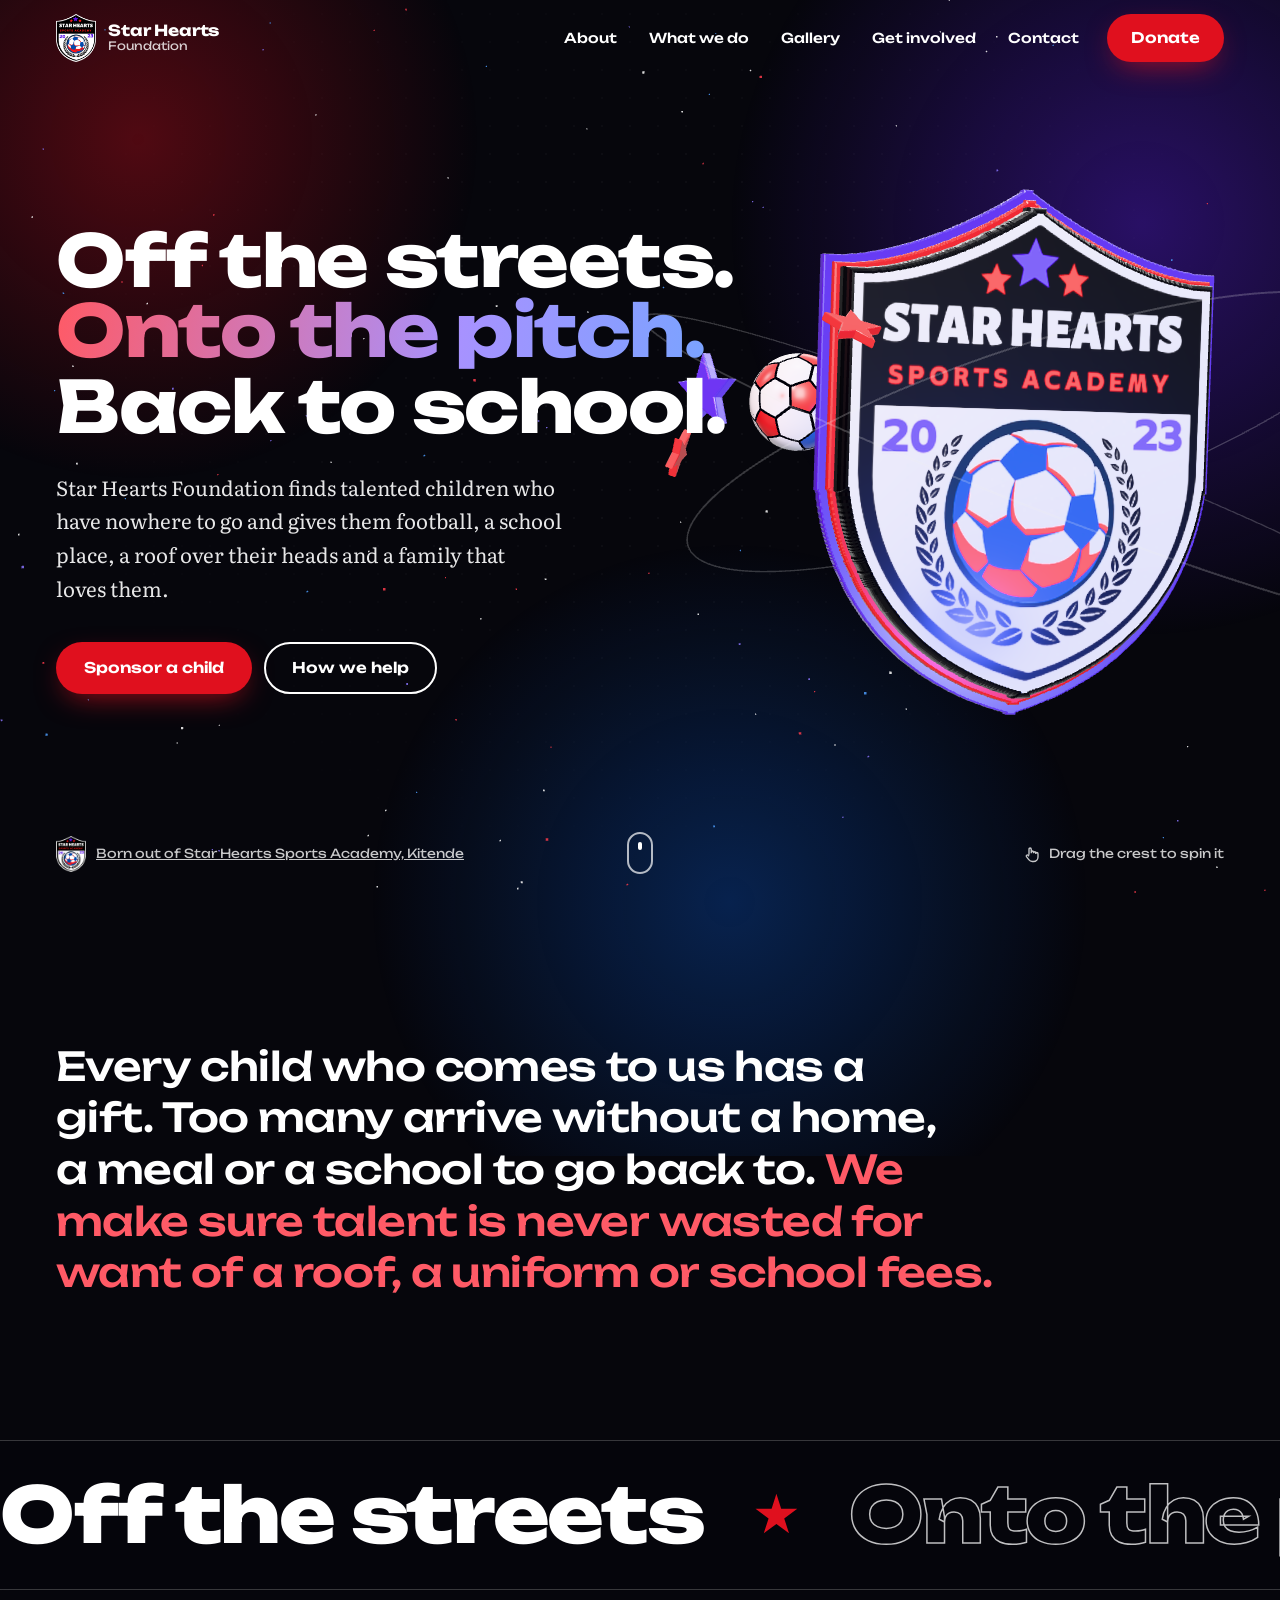
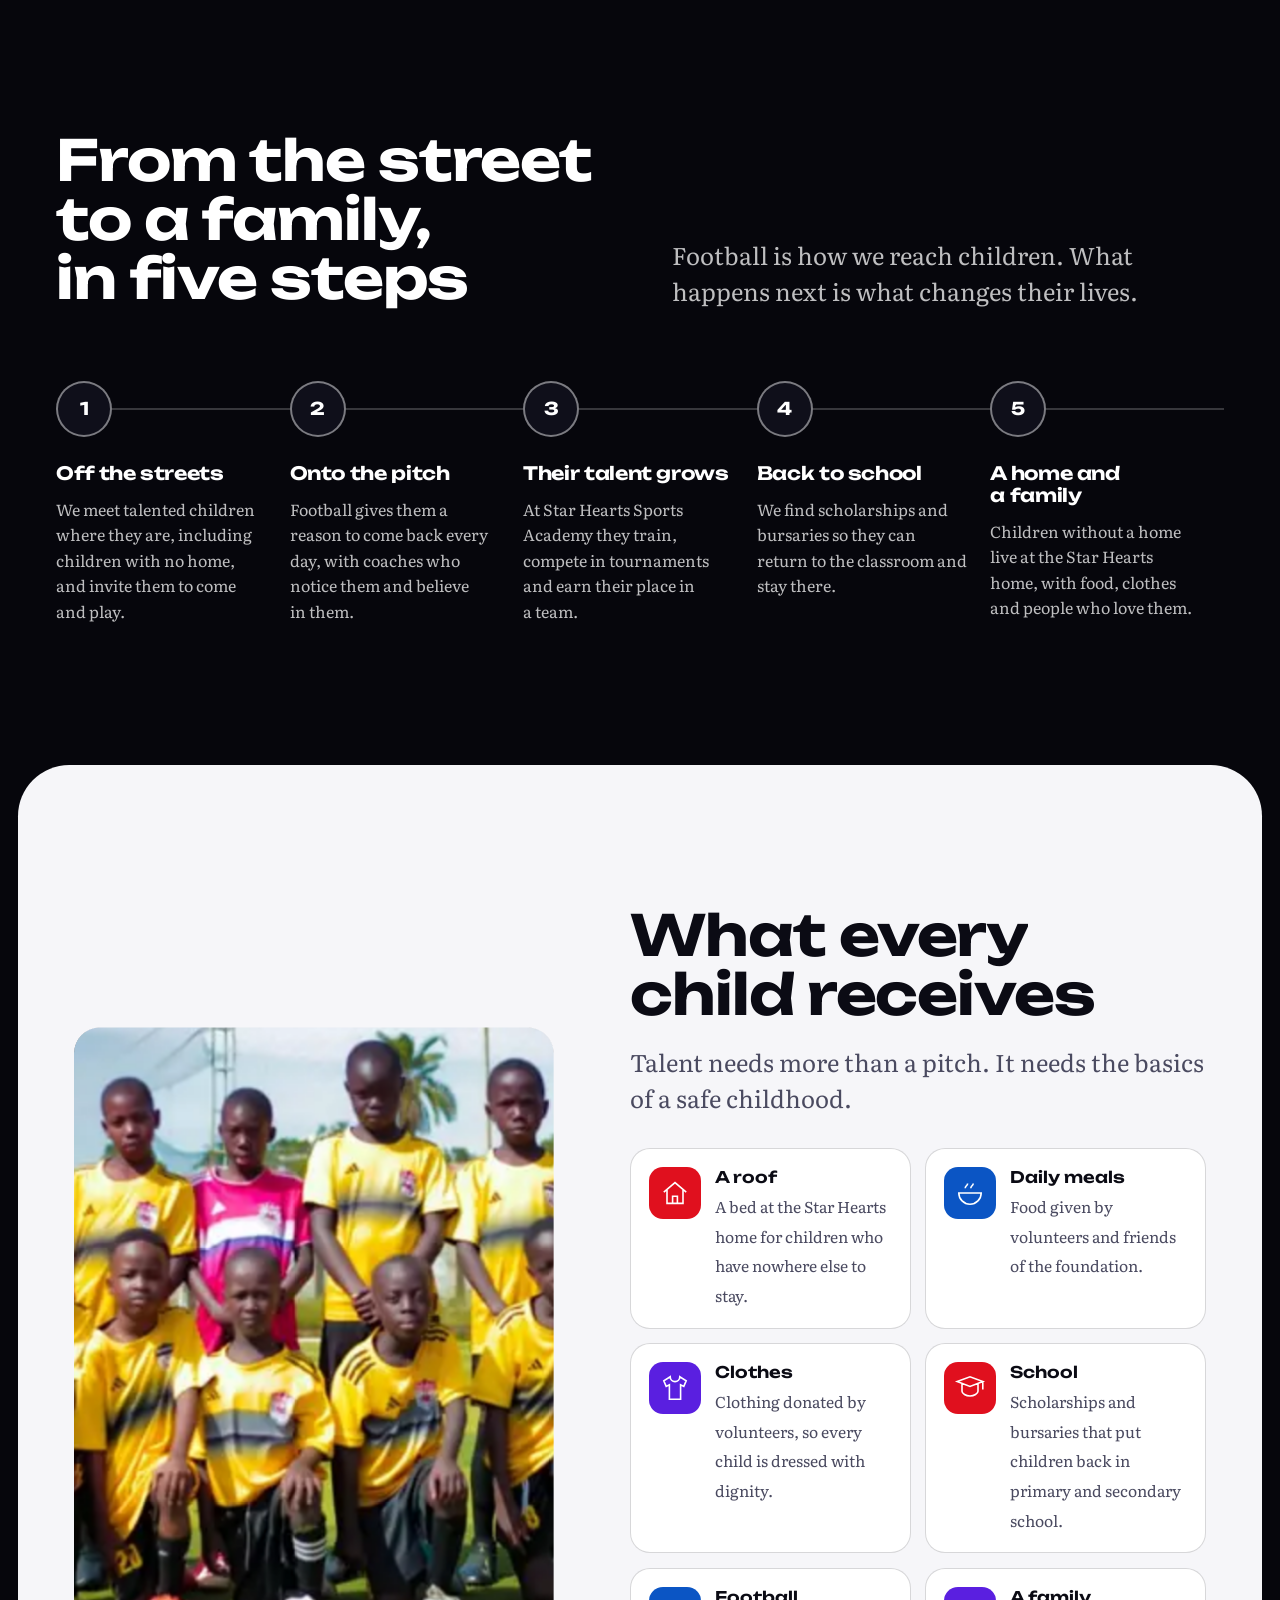
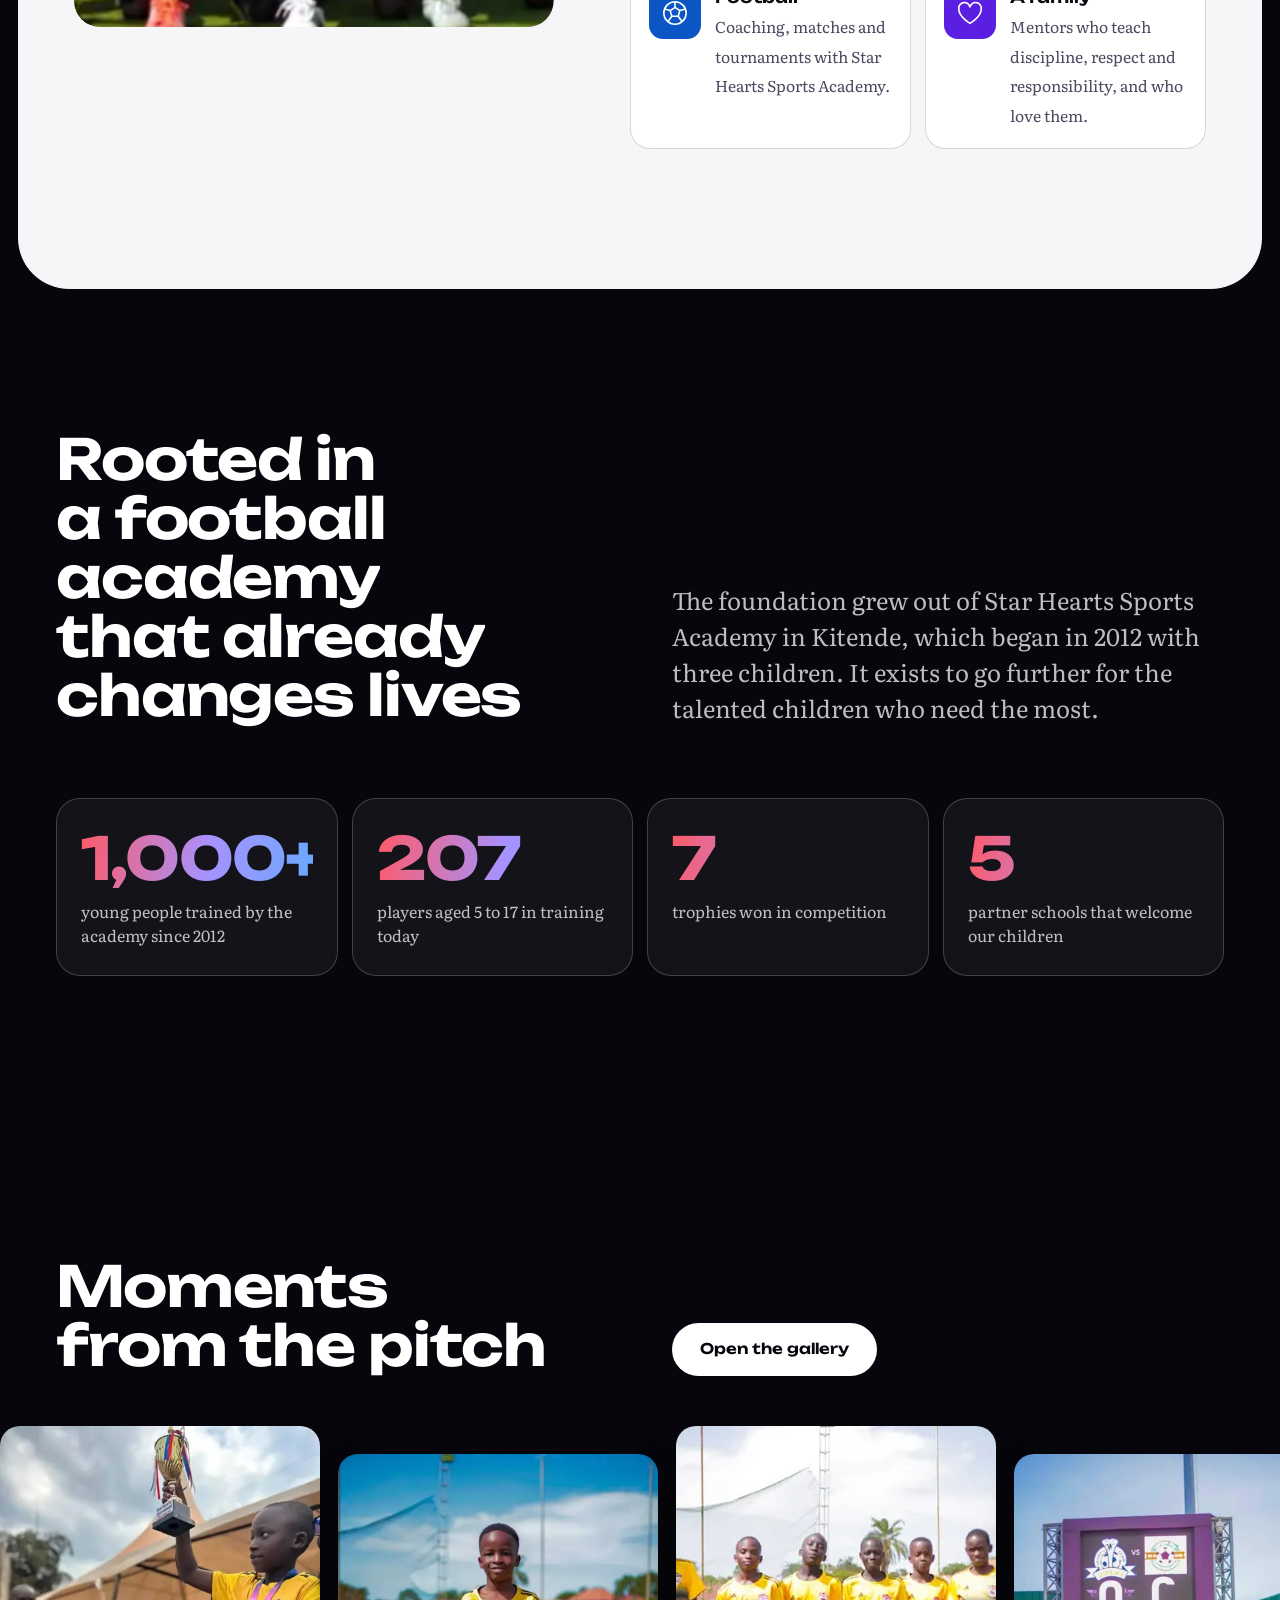
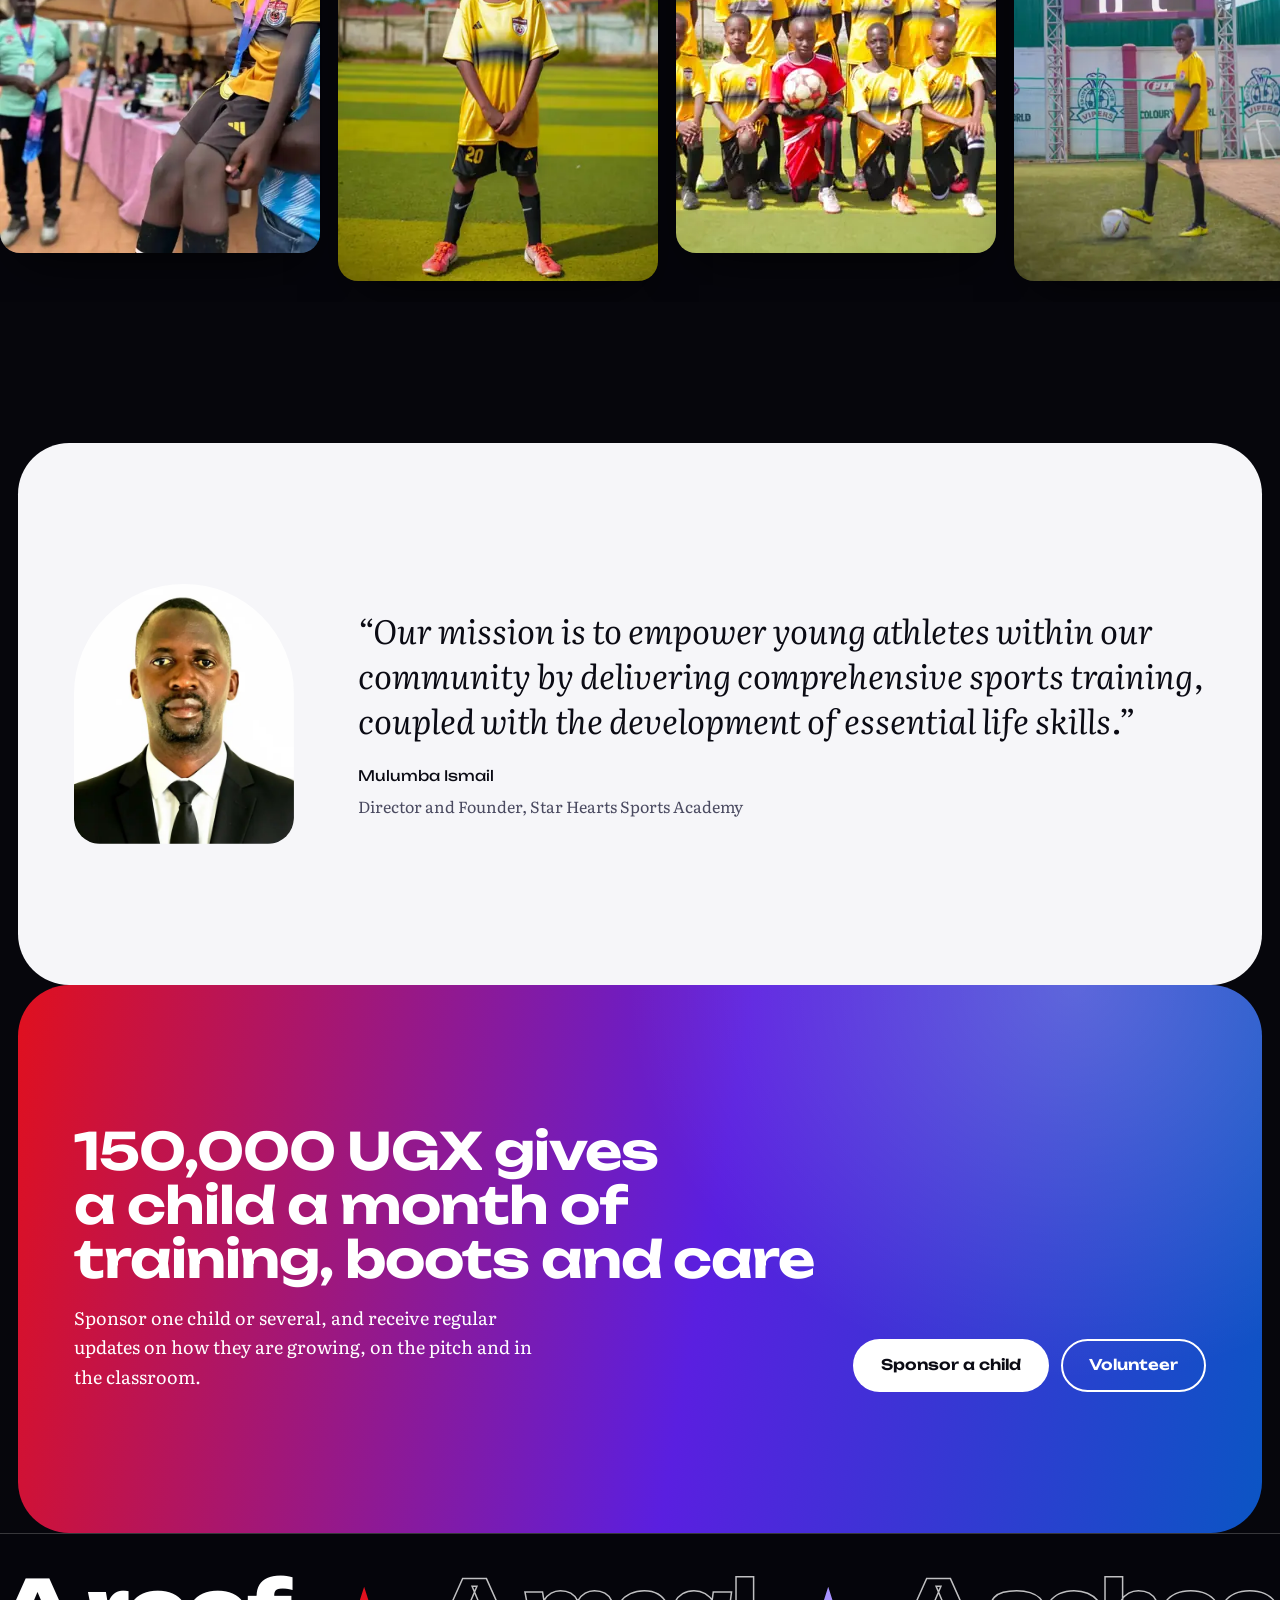
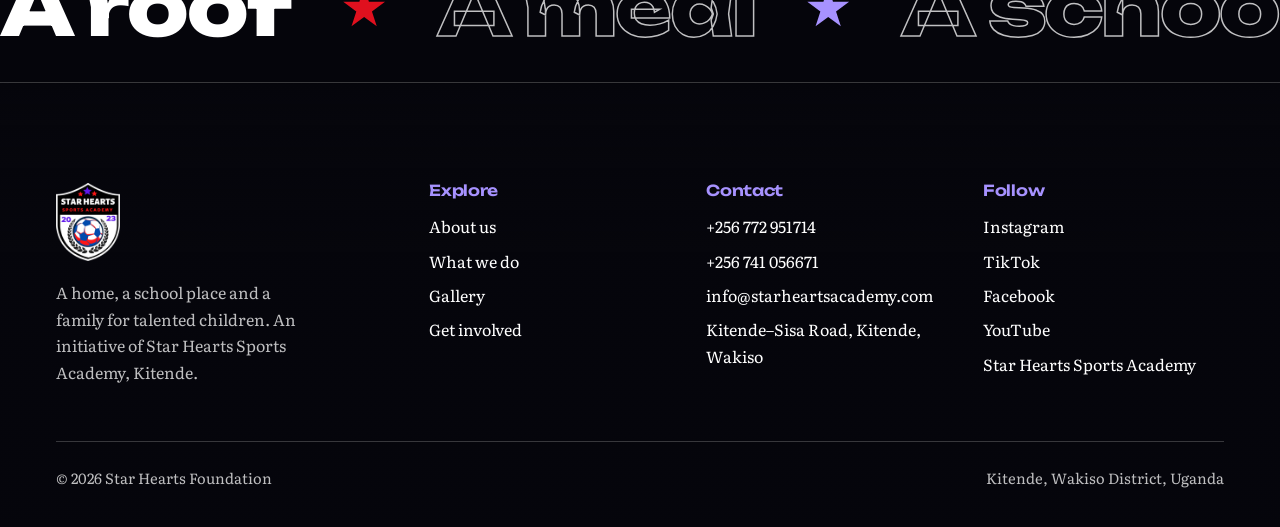
<file: index.html>
<!doctype html>
<html lang="en">
<head>
<meta charset="utf-8">
<meta name="viewport" content="width=device-width, initial-scale=1">
<title>Star Hearts Foundation | Off the streets, onto the pitch, back to school</title>
<meta name="description" content="Star Hearts Foundation gives talented children in Uganda football, a school place, a roof over their heads and a family that loves them. Born out of Star Hearts Sports Academy, Kitende.">
<meta name="theme-color" content="#06060c">
<script>document.documentElement.classList.add("js")</script>
<link rel="canonical" href="https://star-hearts-foundation.vercel.app/">
<meta property="og:type" content="website">
<meta property="og:site_name" content="Star Hearts Foundation">
<meta property="og:title" content="Star Hearts Foundation | Off the streets, onto the pitch, back to school">
<meta property="og:description" content="Star Hearts Foundation gives talented children in Uganda football, a school place, a roof over their heads and a family that loves them. Born out of Star Hearts Sports Academy, Kitende.">
<meta property="og:url" content="https://star-hearts-foundation.vercel.app/">
<meta property="og:image" content="https://star-hearts-foundation.vercel.app/img/og.jpg">
<meta name="twitter:card" content="summary_large_image">
<link rel="icon" type="image/png" href="img/logo-180.png">
<link rel="apple-touch-icon" href="img/logo-180.png">
<link rel="preload" href="fonts/unbounded.woff2" as="font" type="font/woff2" crossorigin>
<link rel="preload" href="fonts/literata.woff2" as="font" type="font/woff2" crossorigin>
<link rel="stylesheet" href="css/site.css">

</head>
<body>
<div class="scroll-bar" aria-hidden="true"></div>
<div class="aurora" aria-hidden="true"></div>
<div class="grain" aria-hidden="true"></div>
<canvas id="crest-canvas" aria-hidden="true"></canvas>
<a class="skip" href="#main">Skip to content</a>
<header class="site-header">
  <div class="wrap">
    <a class="brand" href="index.html" aria-label="Star Hearts Foundation, home">
      <img src="img/logo-180.png" alt="" width="40" height="48">
      <span>Star Hearts<small>Foundation</small></span>
    </a>
    <button class="nav-toggle" type="button" aria-expanded="false" aria-controls="site-nav">Menu</button>
    <nav class="site-nav" id="site-nav" aria-label="Main">
      <a href="about.html">About</a><a href="what-we-do.html">What we do</a><a href="gallery.html">Gallery</a><a href="get-involved.html">Get involved</a><a href="contact.html">Contact</a>
      <a class="btn btn-kit" href="get-involved.html#give">Donate</a>
    </nav>
  </div>
</header>
<main id="main">
<section class="hero" aria-labelledby="hero-title">
  <img class="hero-fallback" src="img/logo.png" alt="" width="346" height="422">
  <div class="wrap">
    <h1 id="hero-title"><span>Off the streets.</span><span>Onto the pitch.</span><span>Back to school.</span></h1>
    <p>Star Hearts Foundation finds talented children who have nowhere to go and gives them football, a school place, a roof over their heads and a family that loves them.</p>
    <div class="btn-row">
      <a class="btn btn-kit" href="get-involved.html#sponsor">Sponsor a child</a>
      <a class="btn btn-ghost" href="what-we-do.html">How we help</a>
    </div>
  </div>
  <div class="hero-foot">
    <div class="wrap">
      <a class="origin" href="https://www.starheartsacademy.com" target="_blank" rel="noopener"><img src="img/logo-180.png" alt="" width="30" height="36">Born out of Star Hearts Sports Academy, Kitende</a>
      <span class="drag-hint"><svg width="18" height="18" viewBox="0 0 24 24" fill="none" stroke="currentColor" stroke-width="1.8" aria-hidden="true"><path d="M8 13V5.5a1.5 1.5 0 013 0V11m0-1.5a1.5 1.5 0 013 0V11m0-.5a1.5 1.5 0 013 0V12m0-.5a1.5 1.5 0 013 0V16a6 6 0 01-6 6h-1.5a6 6 0 01-4.8-2.4L4.6 15.6a1.5 1.5 0 012.3-1.9L8 15"/></svg>Drag the crest to spin it</span>
    </div>
  </div>
  <span class="scroll-cue" aria-hidden="true"></span>
</section>

<section class="section">
  <div class="wrap">
    <p class="statement">Every child who comes to us has a gift. Too many arrive without a home, a meal or a school to go back to. <em>We make sure talent is never wasted for want of a roof, a uniform or school fees.</em></p>
  </div>
</section>

<div class="marquee" aria-hidden="true"><div class="marquee-track"><span>Off the streets</span><i></i><span>Onto the pitch</span><i></i><span>Back to school</span><i></i><span>Into a family</span><i></i><span>Off the streets</span><i></i><span>Onto the pitch</span><i></i><span>Back to school</span><i></i><span>Into a family</span><i></i></div></div>

<section class="section dark" data-crest="back" aria-labelledby="journey-title">
  <div class="wrap">
    <div class="sec-head">
      <h2 id="journey-title" class="h-l">From the street to a family, in five steps</h2>
      <p class="lead muted">Football is how we reach children. What happens next is what changes their lives.</p>
    </div>
    <ol class="journey">
      <li><span class="dot" aria-hidden="true">1</span><div><h3>Off the streets</h3><p>We meet talented children where they are, including children with no home, and invite them to come and play.</p></div></li>
      <li><span class="dot" aria-hidden="true">2</span><div><h3>Onto the pitch</h3><p>Football gives them a reason to come back every day, with coaches who notice them and believe in them.</p></div></li>
      <li><span class="dot" aria-hidden="true">3</span><div><h3>Their talent grows</h3><p>At Star Hearts Sports Academy they train, compete in tournaments and earn their place in a team.</p></div></li>
      <li><span class="dot" aria-hidden="true">4</span><div><h3>Back to school</h3><p>We find scholarships and bursaries so they can return to the classroom and stay there.</p></div></li>
      <li><span class="dot" aria-hidden="true">5</span><div><h3>A home and a family</h3><p>Children without a home live at the Star Hearts home, with food, clothes and people who love them.</p></div></li>
    </ol>
  </div>
</section>

<section class="section paper" aria-labelledby="gets-title">
  <div class="wrap split">
    <div class="photo photo-tall"><img src="img/team_a.webp" srcset="img/team_a-s.webp 640w, img/team_a.webp 1024w" sizes="(max-width: 880px) 100vw, 45vw" width="1024" height="615" alt="A Star Hearts squad in yellow kit lined up on the training field" loading="lazy" decoding="async"></div>
    <div>
      <h2 id="gets-title" class="h-l">What every child receives</h2>
      <p class="lead muted" style="margin-top:20px">Talent needs more than a pitch. It needs the basics of a safe childhood.</p>
      <ul class="provisions">
        <li><svg viewBox="0 0 40 40" fill="none" stroke="currentColor" stroke-width="2" aria-hidden="true"><path d="M6 19L20 7l14 12M10 16v17h20V16M17 33v-9h6v9"/></svg><div><strong>A roof</strong><span>A bed at the Star Hearts home for children who have nowhere else to stay.</span></div></li>
        <li><svg viewBox="0 0 40 40" fill="none" stroke="currentColor" stroke-width="2" aria-hidden="true"><path d="M6 20h28a14 14 0 01-28 0zM14 14c0-3 3-3 3-6M21 14c0-3 3-3 3-6"/></svg><div><strong>Daily meals</strong><span>Food given by volunteers and friends of the foundation.</span></div></li>
        <li><svg viewBox="0 0 40 40" fill="none" stroke="currentColor" stroke-width="2" aria-hidden="true"><path d="M14 6l-8 5 3 7 4-2v18h14V16l4 2 3-7-8-5a6 6 0 01-12 0z"/></svg><div><strong>Clothes</strong><span>Clothing donated by volunteers, so every child is dressed with dignity.</span></div></li>
        <li><svg viewBox="0 0 40 40" fill="none" stroke="currentColor" stroke-width="2" aria-hidden="true"><path d="M4 12l16-6 16 6-16 6-16-6zM10 15v9c0 3 5 6 10 6s10-3 10-6v-9M36 12v10"/></svg><div><strong>School</strong><span>Scholarships and bursaries that put children back in primary and secondary school.</span></div></li>
        <li><svg viewBox="0 0 40 40" fill="none" stroke="currentColor" stroke-width="2" aria-hidden="true"><circle cx="20" cy="20" r="14"/><path d="M20 13l6 4-2 7h-8l-2-7 6-4zM20 6v7M33 15l-7 2M29 31l-5-7M11 31l5-7M7 15l7 2"/></svg><div><strong>Football</strong><span>Coaching, matches and tournaments with Star Hearts Sports Academy.</span></div></li>
        <li><svg viewBox="0 0 40 40" fill="none" stroke="currentColor" stroke-width="2" aria-hidden="true"><path d="M20 33S6 25 6 15a7 7 0 0114-2 7 7 0 0114 2c0 10-14 18-14 18z"/></svg><div><strong>A family</strong><span>Mentors who teach discipline, respect and responsibility, and who love them.</span></div></li>
      </ul>
    </div>
  </div>
</section>

<section class="section deep" aria-labelledby="roots-title">
  <div class="wrap">
    <div class="sec-head">
      <h2 id="roots-title" class="h-l">Rooted in a football academy that already changes lives</h2>
      <p class="lead muted">The foundation grew out of Star Hearts Sports Academy in Kitende, which began in 2012 with three children. It exists to go further for the talented children who need the most.</p>
    </div>
    <div class="numbers">
      <div><b data-count="1000" data-suffix="+">1,000+</b><span>young people trained by the academy since 2012</span></div>
      <div><b data-count="207">207</b><span>players aged 5 to 17 in training today</span></div>
      <div><b data-count="7">7</b><span>trophies won in competition</span></div>
      <div><b data-count="5">5</b><span>partner schools that welcome our children</span></div>
    </div>
  </div>
</section>

<section class="section" aria-labelledby="moments-title">
  <div class="wrap sec-head" style="margin-bottom:36px">
    <h2 id="moments-title" class="h-l">Moments from the pitch</h2>
    <div><a class="btn btn-ink" href="gallery.html">Open the gallery</a></div>
  </div>
  <div class="strip" role="list">
    <a role="listitem" href="img/trophy_lift.webp" data-lightbox data-caption="Lifting a trophy on awards day" data-alt="A young player lifts a trophy"><img src="img/trophy_lift-s.webp" width="480" height="640" alt="A young player lifts a trophy on awards day" loading="lazy" decoding="async"></a>
    <a role="listitem" href="img/p20.webp" data-lightbox data-caption="On the training field in Kitende" data-alt="A young player in Star Hearts kit"><img src="img/p20-s.webp" width="427" height="640" alt="A young player in Star Hearts kit smiles on the training field" loading="lazy" decoding="async"></a>
    <a role="listitem" href="img/team_b.webp" data-lightbox data-caption="A Star Hearts squad" data-alt="A Star Hearts squad"><img src="img/team_b-s.webp" width="640" height="427" alt="A Star Hearts squad on the carpet field" loading="lazy" decoding="async"></a>
    <a role="listitem" href="img/scoreboard.webp" data-lightbox data-caption="Matchday at the stadium" data-alt="A player with the ball in a stadium"><img src="img/scoreboard-s.webp" width="427" height="640" alt="A player controls the ball in a stadium" loading="lazy" decoding="async"></a>
    <a role="listitem" href="img/trophy_coach.webp" data-lightbox data-caption="Proud player, proud coach" data-alt="A player holding a trophy with his coach"><img src="img/trophy_coach-s.webp" width="480" height="640" alt="A player holding a trophy stands with his coach" loading="lazy" decoding="async"></a>
    <a role="listitem" href="img/pcap.webp" data-lightbox data-caption="Wearing the captain's armband" data-alt="A captain on the field"><img src="img/pcap-s.webp" width="427" height="640" alt="A young captain wearing the armband" loading="lazy" decoding="async"></a>
    <a role="listitem" href="img/medals_coach.webp" data-lightbox data-caption="Medals after a tournament" data-alt="A player wearing medals with his coach"><img src="img/medals_coach-s.webp" width="480" height="640" alt="A player wearing medals stands with his coach" loading="lazy" decoding="async"></a>
    <a role="listitem" href="img/training.webp" data-lightbox data-caption="Training session" data-alt="A young player at training"><img src="img/training-s.webp" width="321" height="640" alt="A young player during a training session" loading="lazy" decoding="async"></a>
  </div>
</section>

<section class="section paper" aria-label="A word from the founder">
  <div class="wrap quote">
    <img src="img/director.webp" srcset="img/director-s.webp 640w, img/director.webp 800w" sizes="220px" width="800" height="1000" alt="Mulumba Ismail, Director and Founder" loading="lazy" decoding="async">
    <blockquote>
      <p>“Our mission is to empower young athletes within our community by delivering comprehensive sports training, coupled with the development of essential life skills.”</p>
      <cite>Mulumba Ismail<span>Director and Founder, Star Hearts Sports Academy</span></cite>
    </blockquote>
  </div>
</section>

<section class="section kit" aria-labelledby="cta-title">
  <div class="wrap cta-band">
    <div>
      <h2 id="cta-title">150,000 UGX gives a child a month of training, boots and care</h2>
      <p>Sponsor one child or several, and receive regular updates on how they are growing, on the pitch and in the classroom.</p>
    </div>
    <div class="btn-row">
      <a class="btn btn-ink" href="get-involved.html#sponsor">Sponsor a child</a>
      <a class="btn btn-ghost" href="get-involved.html#volunteer">Volunteer</a>
    </div>
  </div>
</section>
</main>
<div class="marquee" aria-hidden="true"><div class="marquee-track"><span>A roof</span><i></i><span>A meal</span><i></i><span>A school place</span><i></i><span>A family that loves them</span><i></i><span>A roof</span><i></i><span>A meal</span><i></i><span>A school place</span><i></i><span>A family that loves them</span><i></i></div></div>
<footer class="site-footer">
  <div class="wrap">
    <div class="foot-grid">
      <div class="foot-brand">
        <img src="img/logo-180.png" alt="Star Hearts crest" width="64" height="78" loading="lazy">
        <p>A home, a school place and a family for talented children. An initiative of Star Hearts Sports Academy, Kitende.</p>
      </div>
      <div>
        <h2>Explore</h2>
        <ul><li><a href="about.html">About us</a></li><li><a href="what-we-do.html">What we do</a></li><li><a href="gallery.html">Gallery</a></li><li><a href="get-involved.html">Get involved</a></li></ul>
      </div>
      <div>
        <h2>Contact</h2>
        <ul><li><a href="tel:+256772951714">+256 772 951714</a></li><li><a href="tel:+256741056671">+256 741 056671</a></li><li><a href="mailto:info@starheartsacademy.com">info@starheartsacademy.com</a></li><li>Kitende–Sisa Road, Kitende, Wakiso</li></ul>
      </div>
      <div>
        <h2>Follow</h2>
        <ul><li><a href="https://www.instagram.com/starhearts.foundation" rel="noopener" target="_blank">Instagram</a></li><li><a href="https://www.tiktok.com/@star.hearts.foundation" rel="noopener" target="_blank">TikTok</a></li><li><a href="https://www.facebook.com/starheartssportsacademy" rel="noopener" target="_blank">Facebook</a></li><li><a href="https://www.youtube.com/@starheartsportsacademy" rel="noopener" target="_blank">YouTube</a></li><li><a href="https://www.starheartsacademy.com" rel="noopener" target="_blank">Star Hearts Sports Academy</a></li></ul>
      </div>
    </div>
    <div class="foot-base"><p>&copy; <span class="year">2026</span> Star Hearts Foundation</p><p>Kitende, Wakiso District, Uganda</p></div>
  </div>
</footer>
<div id="lightbox" hidden role="dialog" aria-modal="true" aria-label="Photo viewer">
  <button class="icon-btn lb-close" type="button" aria-label="Close photo viewer"><svg viewBox="0 0 24 24" fill="none" stroke="currentColor" stroke-width="2" aria-hidden="true"><path d="M6 6l12 12M18 6L6 18"/></svg></button>
  <button class="icon-btn lb-prev" type="button" aria-label="Previous photo"><svg viewBox="0 0 24 24" fill="none" stroke="currentColor" stroke-width="2" aria-hidden="true"><path d="M15 5l-7 7 7 7"/></svg></button>
  <img alt="">
  <button class="icon-btn lb-next" type="button" aria-label="Next photo"><svg viewBox="0 0 24 24" fill="none" stroke="currentColor" stroke-width="2" aria-hidden="true"><path d="M9 5l7 7-7 7"/></svg></button>
  <p class="lb-caption"></p>
</div>
<script type="module" src="js/main.js"></script>
</body>
</html>
</file>
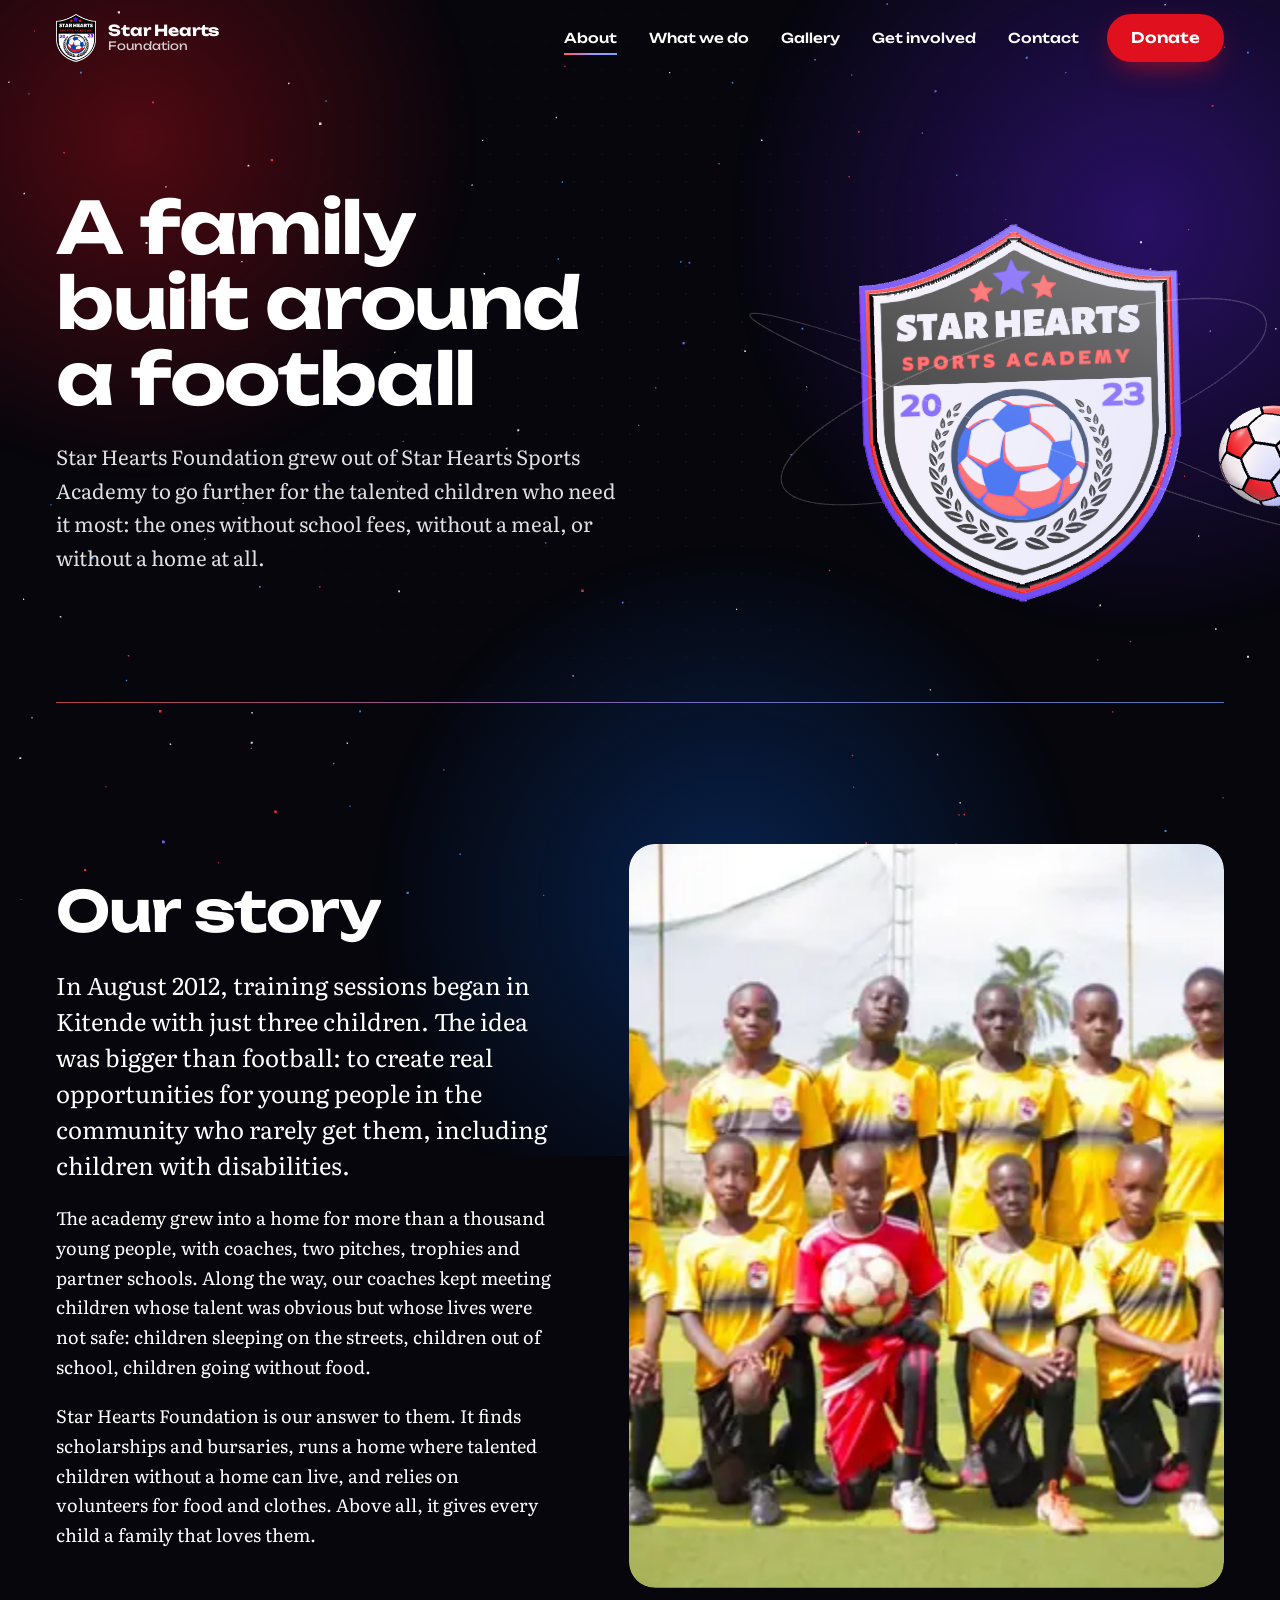
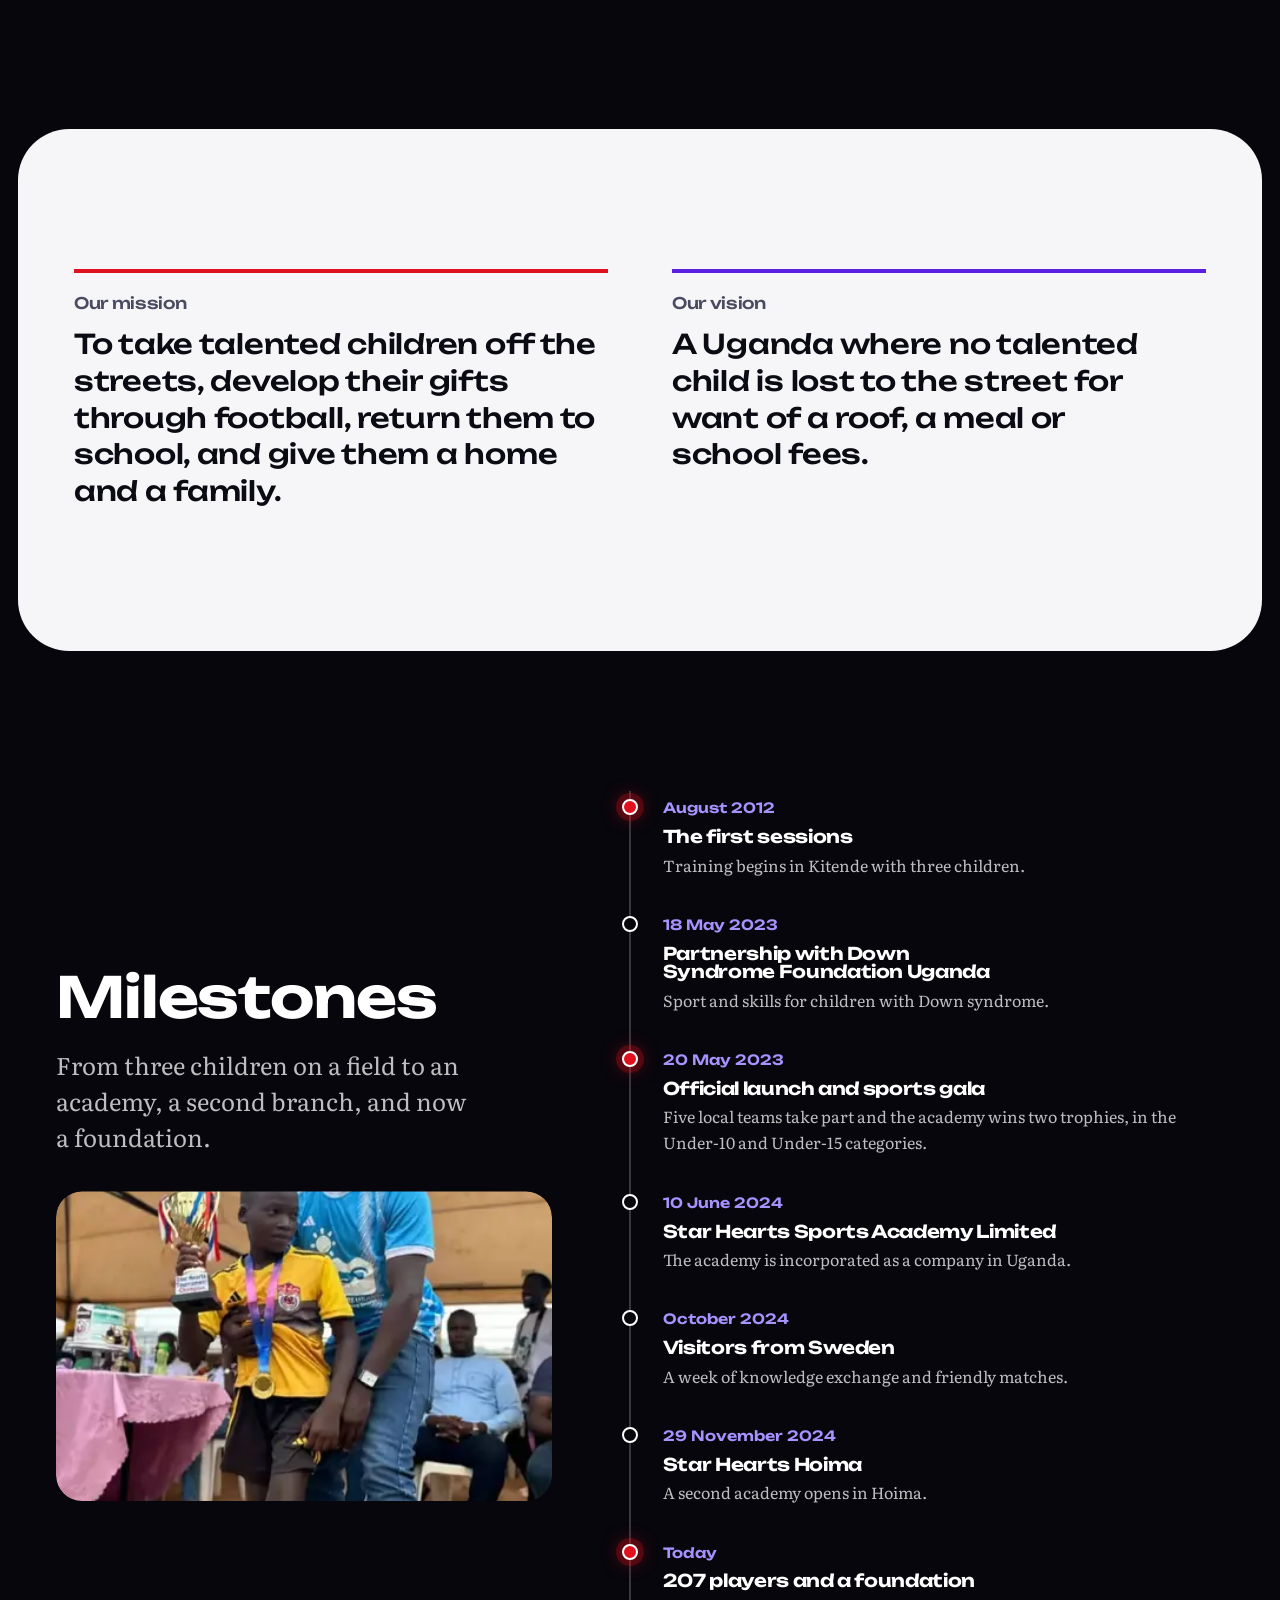
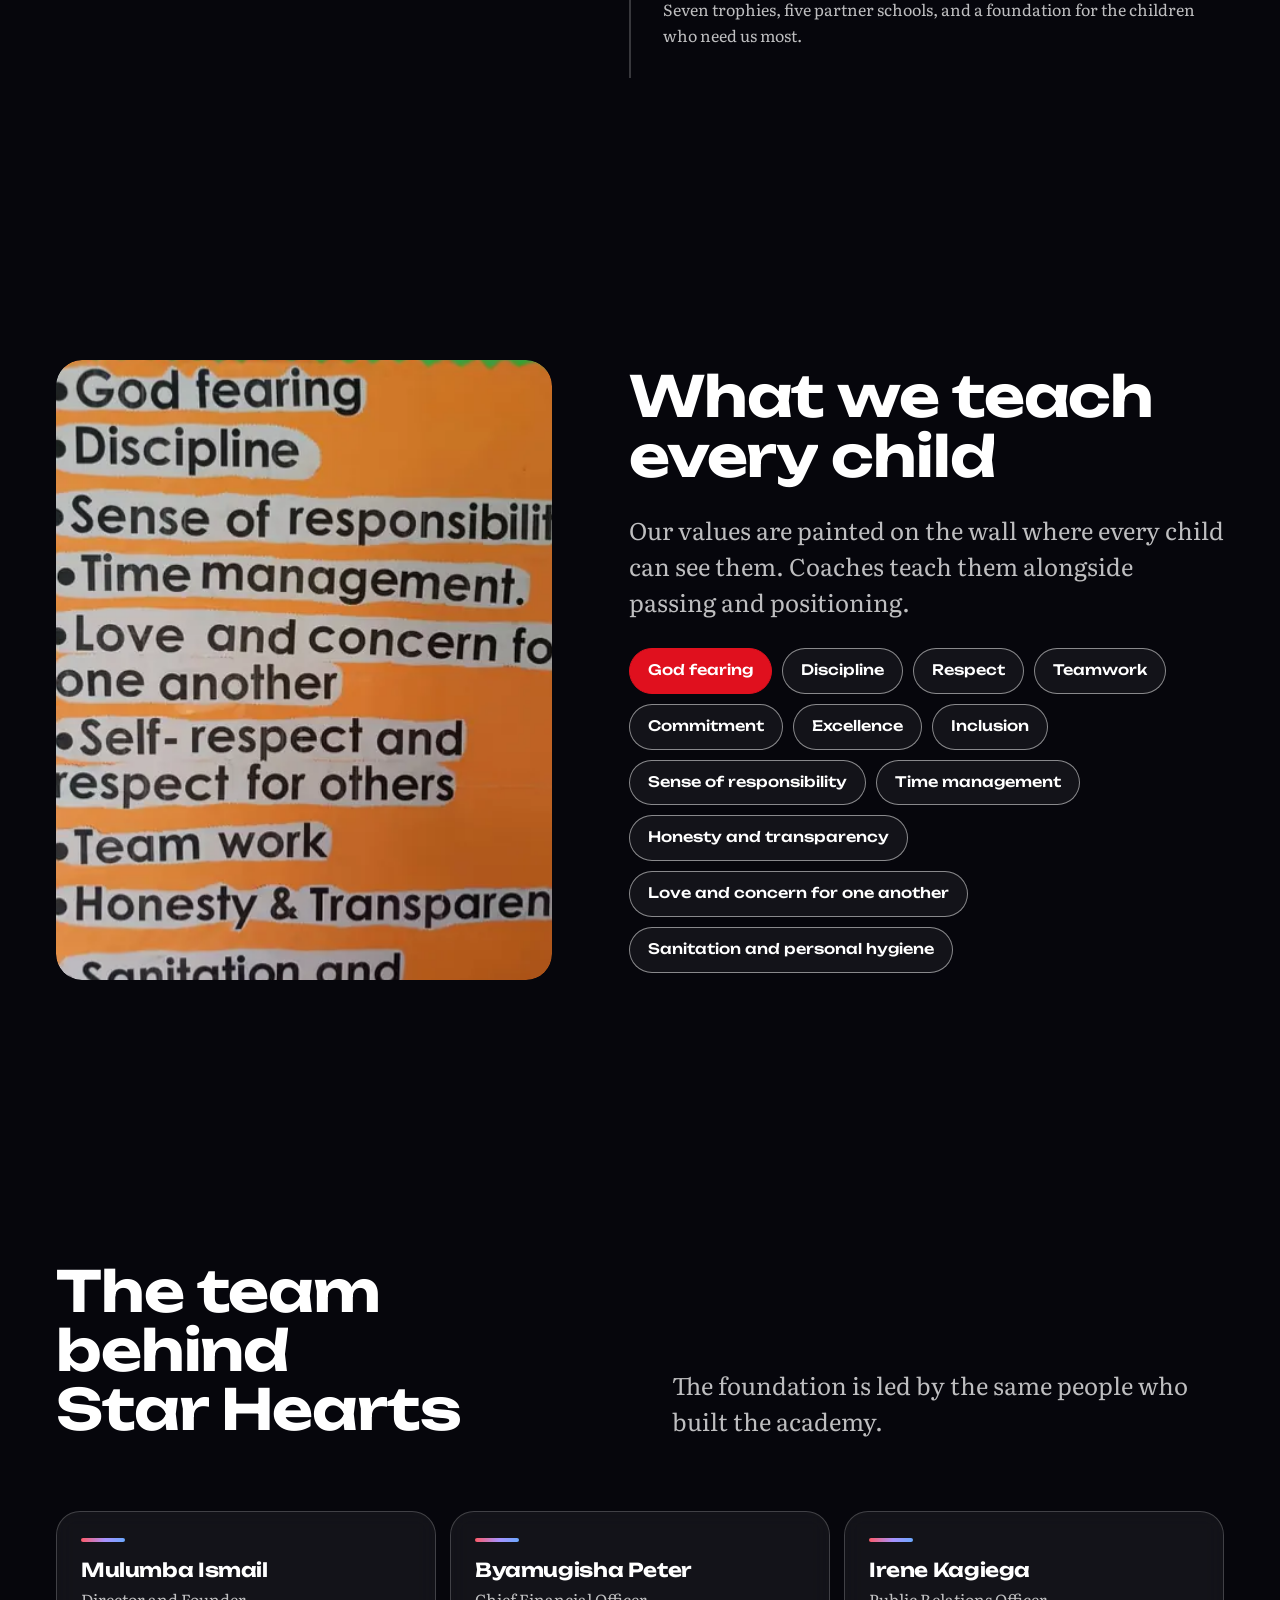
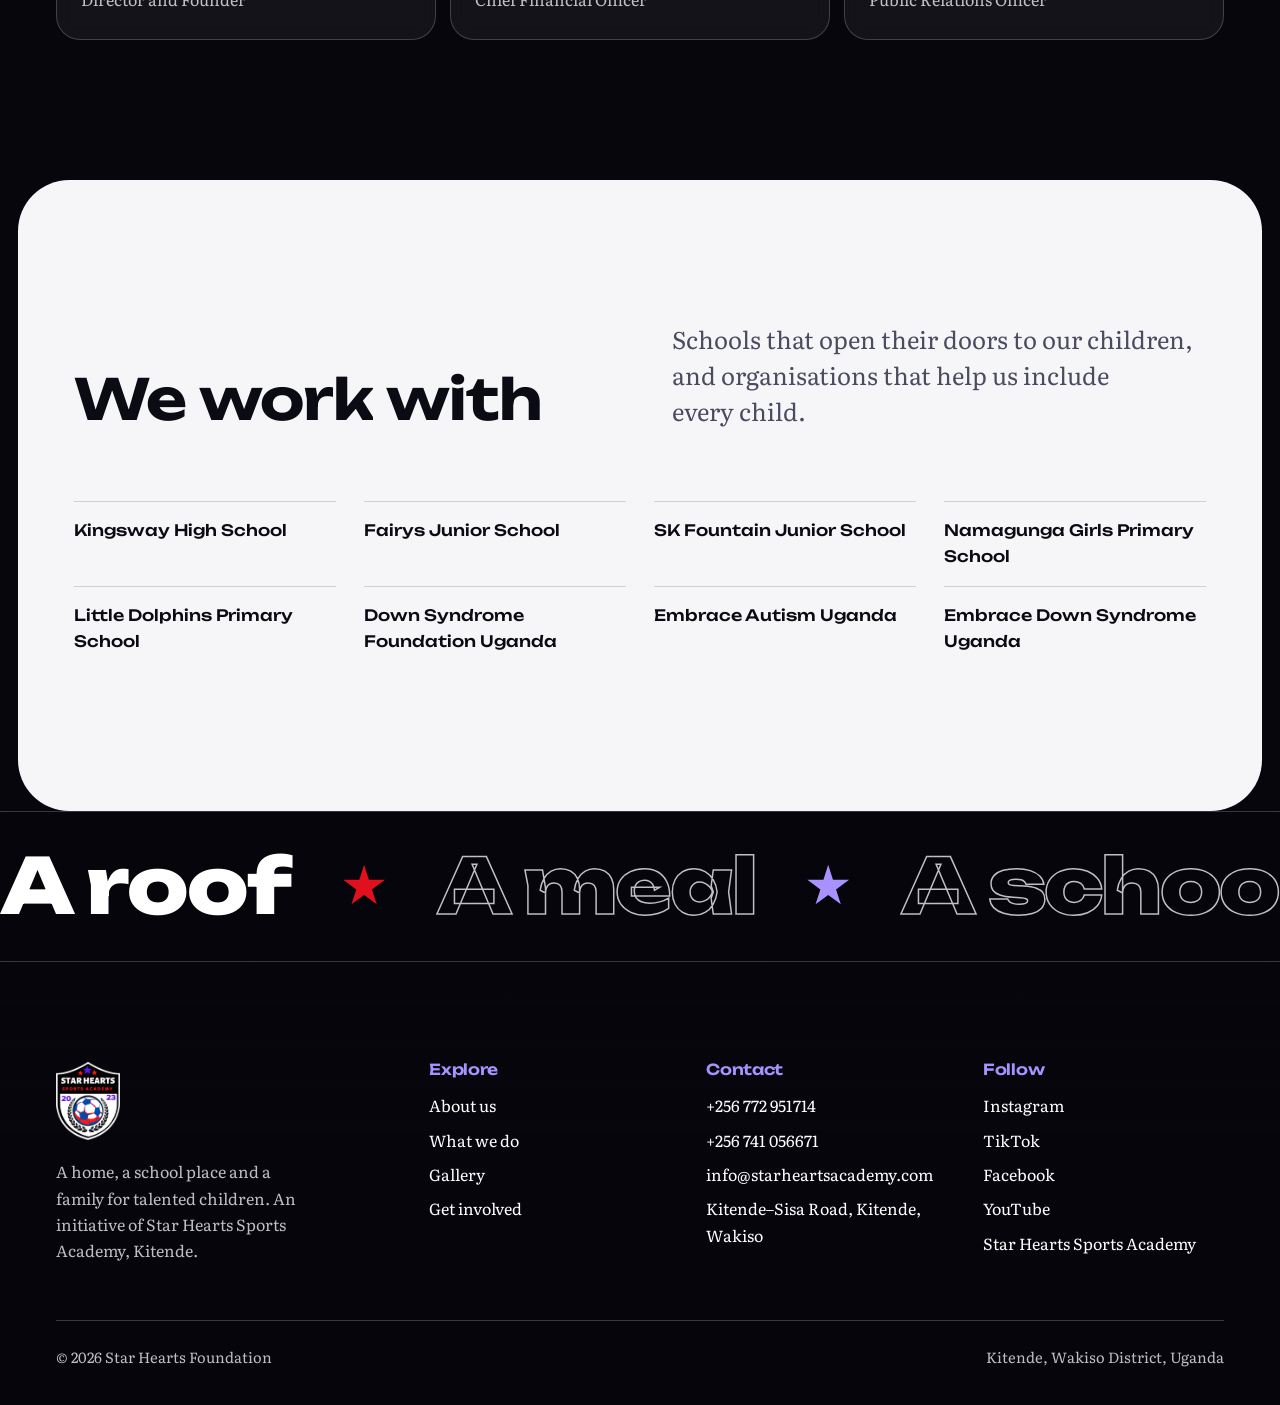
<file: about.html>
<!doctype html>
<html lang="en">
<head>
<meta charset="utf-8">
<meta name="viewport" content="width=device-width, initial-scale=1">
<title>About us | Star Hearts Foundation</title>
<meta name="description" content="Star Hearts Foundation grew out of Star Hearts Sports Academy in Kitende, Uganda, to give talented children in need a home, an education and a family.">
<meta name="theme-color" content="#06060c">
<script>document.documentElement.classList.add("js")</script>
<link rel="canonical" href="https://star-hearts-foundation.vercel.app/about.html">
<meta property="og:type" content="website">
<meta property="og:site_name" content="Star Hearts Foundation">
<meta property="og:title" content="About us | Star Hearts Foundation">
<meta property="og:description" content="Star Hearts Foundation grew out of Star Hearts Sports Academy in Kitende, Uganda, to give talented children in need a home, an education and a family.">
<meta property="og:url" content="https://star-hearts-foundation.vercel.app/about.html">
<meta property="og:image" content="https://star-hearts-foundation.vercel.app/img/og.jpg">
<meta name="twitter:card" content="summary_large_image">
<link rel="icon" type="image/png" href="img/logo-180.png">
<link rel="apple-touch-icon" href="img/logo-180.png">
<link rel="preload" href="fonts/unbounded.woff2" as="font" type="font/woff2" crossorigin>
<link rel="preload" href="fonts/literata.woff2" as="font" type="font/woff2" crossorigin>
<link rel="stylesheet" href="css/site.css">

</head>
<body>
<div class="scroll-bar" aria-hidden="true"></div>
<div class="aurora" aria-hidden="true"></div>
<div class="grain" aria-hidden="true"></div>
<canvas id="crest-canvas" aria-hidden="true"></canvas>
<a class="skip" href="#main">Skip to content</a>
<header class="site-header">
  <div class="wrap">
    <a class="brand" href="index.html" aria-label="Star Hearts Foundation, home">
      <img src="img/logo-180.png" alt="" width="40" height="48">
      <span>Star Hearts<small>Foundation</small></span>
    </a>
    <button class="nav-toggle" type="button" aria-expanded="false" aria-controls="site-nav">Menu</button>
    <nav class="site-nav" id="site-nav" aria-label="Main">
      <a href="about.html" aria-current="page">About</a><a href="what-we-do.html">What we do</a><a href="gallery.html">Gallery</a><a href="get-involved.html">Get involved</a><a href="contact.html">Contact</a>
      <a class="btn btn-kit" href="get-involved.html#give">Donate</a>
    </nav>
  </div>
</header>
<main id="main">
<section class="page-hero">
  <div class="wrap">
    <h1>A family built around a football</h1>
    <p>Star Hearts Foundation grew out of Star Hearts Sports Academy to go further for the talented children who need it most: the ones without school fees, without a meal, or without a home at all.</p>
  </div>
</section>

<section class="section">
  <div class="wrap split">
    <div class="stack">
      <h2 class="h-l">Our story</h2>
      <p class="lead">In August 2012, training sessions began in Kitende with just three children. The idea was bigger than football: to create real opportunities for young people in the community who rarely get them, including children with disabilities.</p>
      <p>The academy grew into a home for more than a thousand young people, with coaches, two pitches, trophies and partner schools. Along the way, our coaches kept meeting children whose talent was obvious but whose lives were not safe: children sleeping on the streets, children out of school, children going without food.</p>
      <p>Star Hearts Foundation is our answer to them. It finds scholarships and bursaries, runs a home where talented children without a home can live, and relies on volunteers for food and clothes. Above all, it gives every child a family that loves them.</p>
    </div>
    <div class="photo photo-tall"><img src="img/team_b.webp" srcset="img/team_b-s.webp 640w, img/team_b.webp 1024w" sizes="(max-width: 880px) 100vw, 40vw" width="1024" height="683" alt="A Star Hearts squad lined up on the carpet field in Kitende" loading="lazy" decoding="async"></div>
  </div>
</section>

<section class="section paper">
  <div class="wrap two-col">
    <div class="mission"><h3>Our mission</h3><p>To take talented children off the streets, develop their gifts through football, return them to school, and give them a home and a family.</p></div>
    <div class="mission"><h3>Our vision</h3><p>A Uganda where no talented child is lost to the street for want of a roof, a meal or school fees.</p></div>
  </div>
</section>

<section class="section" aria-labelledby="tl-title">
  <div class="wrap split">
    <div>
      <h2 id="tl-title" class="h-l">Milestones</h2>
      <p class="lead muted" style="margin-top:20px">From three children on a field to an academy, a second branch, and now a foundation.</p>
      <div class="photo photo-wide" style="margin-top:36px"><img src="img/trophy_coach.webp" srcset="img/trophy_coach-s.webp 640w, img/trophy_coach.webp 810w" sizes="(max-width: 880px) 100vw, 45vw" width="810" height="1080" alt="A young player holding a trophy stands beside his coach" loading="lazy" decoding="async"></div>
    </div>
    <ol class="timeline">
      <li class="key"><time datetime="2012-08">August 2012</time><h3>The first sessions</h3><p>Training begins in Kitende with three children.</p></li>
      <li><time datetime="2023-05-18">18 May 2023</time><h3>Partnership with Down Syndrome Foundation Uganda</h3><p>Sport and skills for children with Down syndrome.</p></li>
      <li class="key"><time datetime="2023-05-20">20 May 2023</time><h3>Official launch and sports gala</h3><p>Five local teams take part and the academy wins two trophies, in the Under-10 and Under-15 categories.</p></li>
      <li><time datetime="2024-06-10">10 June 2024</time><h3>Star Hearts Sports Academy Limited</h3><p>The academy is incorporated as a company in Uganda.</p></li>
      <li><time datetime="2024-10">October 2024</time><h3>Visitors from Sweden</h3><p>A week of knowledge exchange and friendly matches.</p></li>
      <li><time datetime="2024-11-29">29 November 2024</time><h3>Star Hearts Hoima</h3><p>A second academy opens in Hoima.</p></li>
      <li class="key"><time>Today</time><h3>207 players and a foundation</h3><p>Seven trophies, five partner schools, and a foundation for the children who need us most.</p></li>
    </ol>
  </div>
</section>

<section class="section dark" aria-labelledby="values-title">
  <div class="wrap split">
    <div class="photo photo-tall"><img src="img/values_wall.webp" srcset="img/values_wall-s.webp 640w, img/values_wall.webp 768w" sizes="(max-width: 880px) 100vw, 40vw" width="768" height="1024" alt="The academy's values painted on a wall" loading="lazy" decoding="async"></div>
    <div class="stack">
      <h2 id="values-title" class="h-l">What we teach every child</h2>
      <p class="lead muted">Our values are painted on the wall where every child can see them. Coaches teach them alongside passing and positioning.</p>
      <div class="values" style="margin-top:28px">
        <span>God fearing</span><span>Discipline</span><span>Respect</span><span>Teamwork</span><span>Commitment</span><span>Excellence</span><span>Inclusion</span><span>Sense of responsibility</span><span>Time management</span><span>Honesty and transparency</span><span>Love and concern for one another</span><span>Sanitation and personal hygiene</span>
      </div>
    </div>
  </div>
</section>

<section class="section" aria-labelledby="team-title">
  <div class="wrap">
    <div class="sec-head">
      <h2 id="team-title" class="h-l">The team behind Star Hearts</h2>
      <p class="lead muted">The foundation is led by the same people who built the academy.</p>
    </div>
    <div class="people">
      <div><h3>Mulumba Ismail</h3><p>Director and Founder</p></div>
      <div><h3>Byamugisha Peter</h3><p>Chief Financial Officer</p></div>
      <div><h3>Irene Kagiega</h3><p>Public Relations Officer</p></div>
    </div>
  </div>
</section>

<section class="section paper" aria-labelledby="partners-title">
  <div class="wrap">
    <div class="sec-head">
      <h2 id="partners-title" class="h-l">We work with</h2>
      <p class="lead muted">Schools that open their doors to our children, and organisations that help us include every child.</p>
    </div>
    <ul class="partners">
      <li>Kingsway High School</li><li>Fairys Junior School</li><li>SK Fountain Junior School</li><li>Namagunga Girls Primary School</li><li>Little Dolphins Primary School</li><li>Down Syndrome Foundation Uganda</li><li>Embrace Autism Uganda</li><li>Embrace Down Syndrome Uganda</li>
    </ul>
  </div>
</section>
</main>
<div class="marquee" aria-hidden="true"><div class="marquee-track"><span>A roof</span><i></i><span>A meal</span><i></i><span>A school place</span><i></i><span>A family that loves them</span><i></i><span>A roof</span><i></i><span>A meal</span><i></i><span>A school place</span><i></i><span>A family that loves them</span><i></i></div></div>
<footer class="site-footer">
  <div class="wrap">
    <div class="foot-grid">
      <div class="foot-brand">
        <img src="img/logo-180.png" alt="Star Hearts crest" width="64" height="78" loading="lazy">
        <p>A home, a school place and a family for talented children. An initiative of Star Hearts Sports Academy, Kitende.</p>
      </div>
      <div>
        <h2>Explore</h2>
        <ul><li><a href="about.html">About us</a></li><li><a href="what-we-do.html">What we do</a></li><li><a href="gallery.html">Gallery</a></li><li><a href="get-involved.html">Get involved</a></li></ul>
      </div>
      <div>
        <h2>Contact</h2>
        <ul><li><a href="tel:+256772951714">+256 772 951714</a></li><li><a href="tel:+256741056671">+256 741 056671</a></li><li><a href="mailto:info@starheartsacademy.com">info@starheartsacademy.com</a></li><li>Kitende–Sisa Road, Kitende, Wakiso</li></ul>
      </div>
      <div>
        <h2>Follow</h2>
        <ul><li><a href="https://www.instagram.com/starhearts.foundation" rel="noopener" target="_blank">Instagram</a></li><li><a href="https://www.tiktok.com/@star.hearts.foundation" rel="noopener" target="_blank">TikTok</a></li><li><a href="https://www.facebook.com/starheartssportsacademy" rel="noopener" target="_blank">Facebook</a></li><li><a href="https://www.youtube.com/@starheartsportsacademy" rel="noopener" target="_blank">YouTube</a></li><li><a href="https://www.starheartsacademy.com" rel="noopener" target="_blank">Star Hearts Sports Academy</a></li></ul>
      </div>
    </div>
    <div class="foot-base"><p>&copy; <span class="year">2026</span> Star Hearts Foundation</p><p>Kitende, Wakiso District, Uganda</p></div>
  </div>
</footer>
<div id="lightbox" hidden role="dialog" aria-modal="true" aria-label="Photo viewer">
  <button class="icon-btn lb-close" type="button" aria-label="Close photo viewer"><svg viewBox="0 0 24 24" fill="none" stroke="currentColor" stroke-width="2" aria-hidden="true"><path d="M6 6l12 12M18 6L6 18"/></svg></button>
  <button class="icon-btn lb-prev" type="button" aria-label="Previous photo"><svg viewBox="0 0 24 24" fill="none" stroke="currentColor" stroke-width="2" aria-hidden="true"><path d="M15 5l-7 7 7 7"/></svg></button>
  <img alt="">
  <button class="icon-btn lb-next" type="button" aria-label="Next photo"><svg viewBox="0 0 24 24" fill="none" stroke="currentColor" stroke-width="2" aria-hidden="true"><path d="M9 5l7 7-7 7"/></svg></button>
  <p class="lb-caption"></p>
</div>
<script type="module" src="js/main.js"></script>
</body>
</html>
</file>
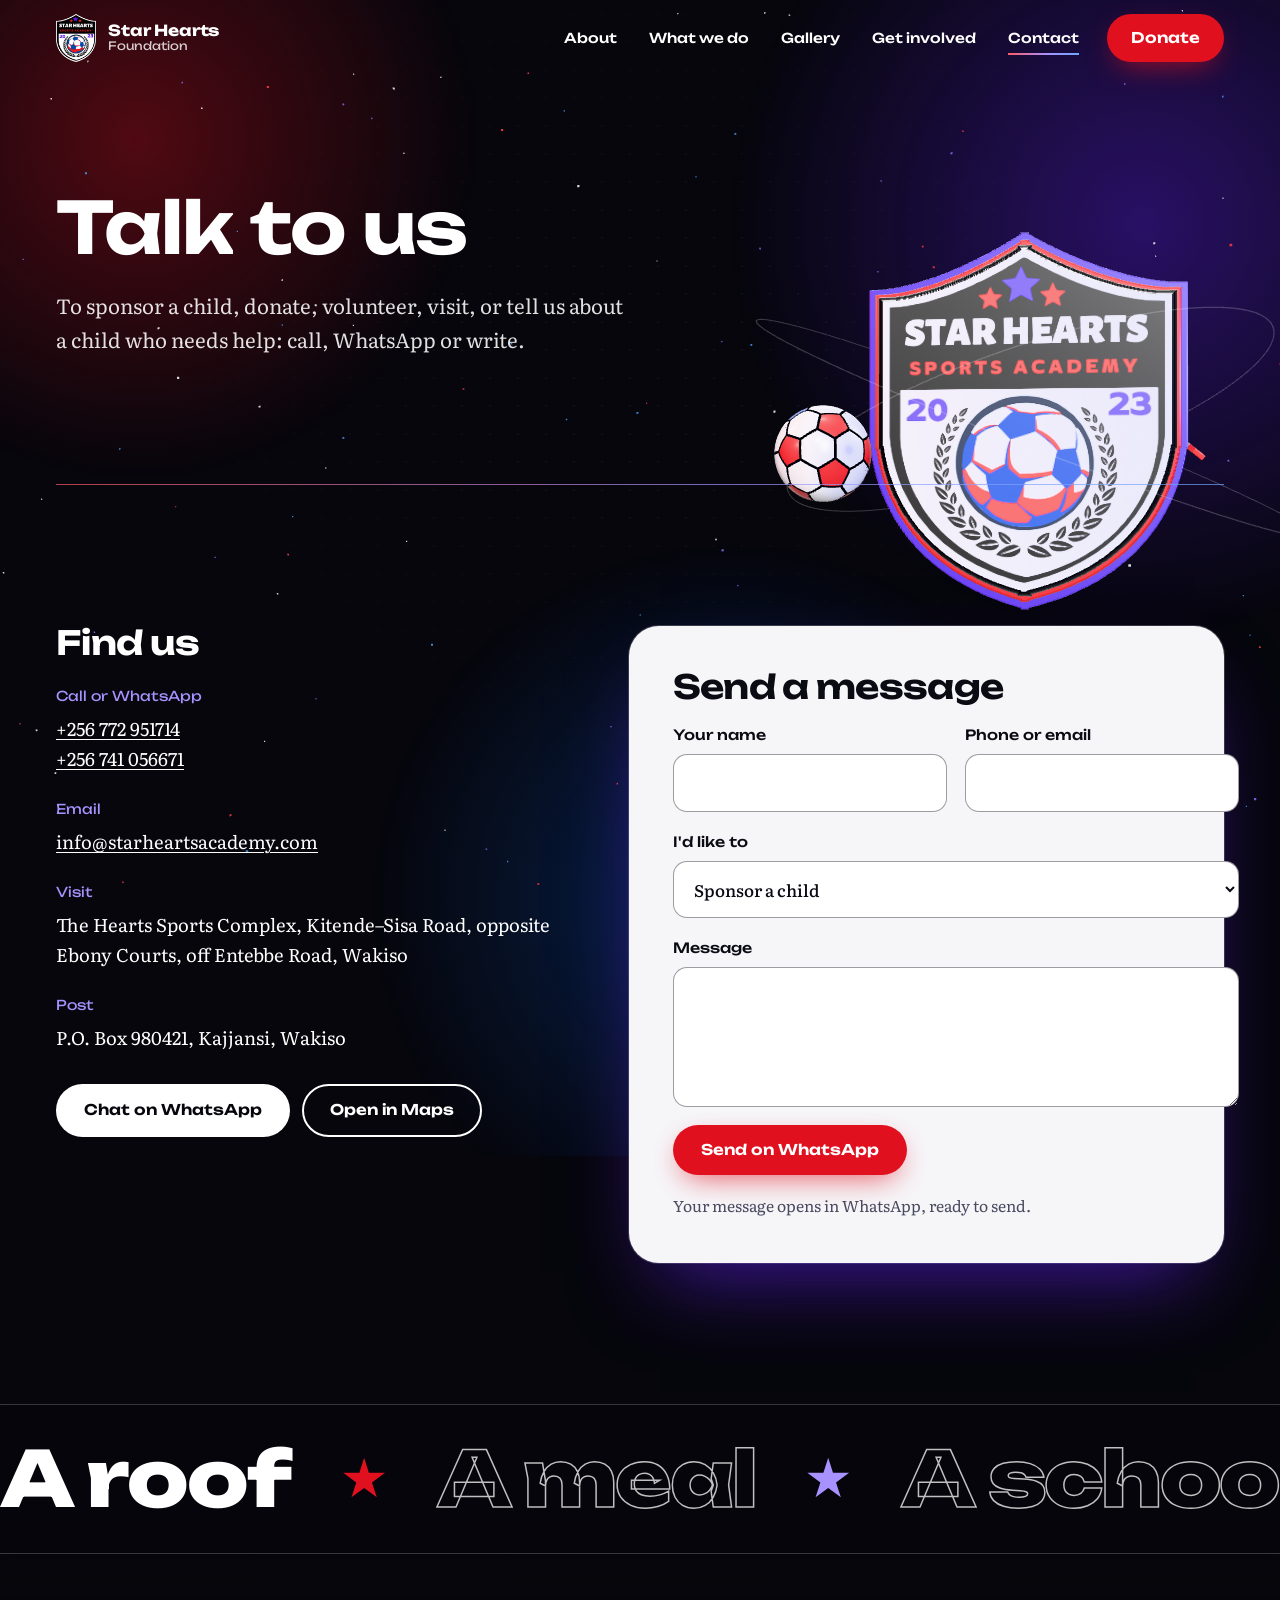
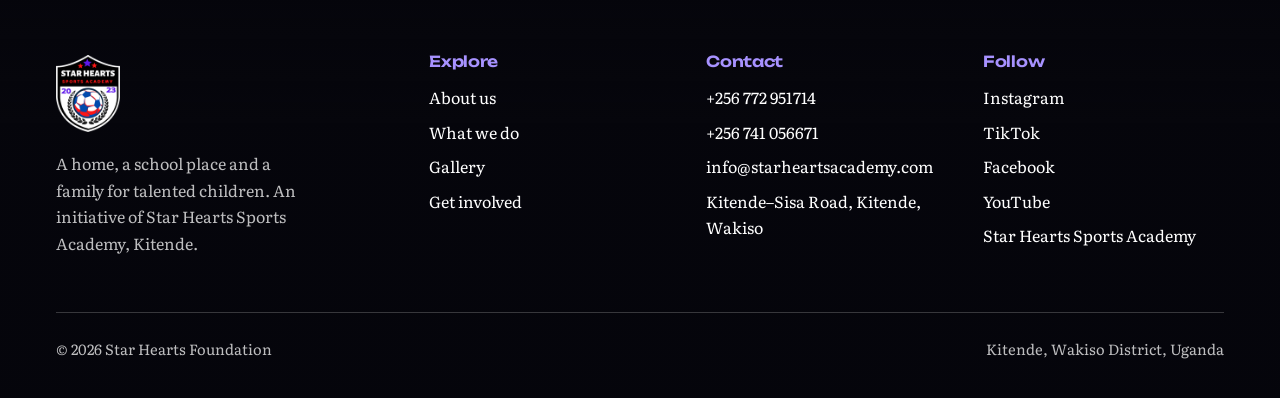
<file: contact.html>
<!doctype html>
<html lang="en">
<head>
<meta charset="utf-8">
<meta name="viewport" content="width=device-width, initial-scale=1">
<title>Contact | Star Hearts Foundation</title>
<meta name="description" content="Contact Star Hearts Foundation in Kitende, Wakiso, Uganda. Call or WhatsApp +256 772 951714.">
<meta name="theme-color" content="#06060c">
<script>document.documentElement.classList.add("js")</script>
<link rel="canonical" href="https://star-hearts-foundation.vercel.app/contact.html">
<meta property="og:type" content="website">
<meta property="og:site_name" content="Star Hearts Foundation">
<meta property="og:title" content="Contact | Star Hearts Foundation">
<meta property="og:description" content="Contact Star Hearts Foundation in Kitende, Wakiso, Uganda. Call or WhatsApp +256 772 951714.">
<meta property="og:url" content="https://star-hearts-foundation.vercel.app/contact.html">
<meta property="og:image" content="https://star-hearts-foundation.vercel.app/img/og.jpg">
<meta name="twitter:card" content="summary_large_image">
<link rel="icon" type="image/png" href="img/logo-180.png">
<link rel="apple-touch-icon" href="img/logo-180.png">
<link rel="preload" href="fonts/unbounded.woff2" as="font" type="font/woff2" crossorigin>
<link rel="preload" href="fonts/literata.woff2" as="font" type="font/woff2" crossorigin>
<link rel="stylesheet" href="css/site.css">

</head>
<body>
<div class="scroll-bar" aria-hidden="true"></div>
<div class="aurora" aria-hidden="true"></div>
<div class="grain" aria-hidden="true"></div>
<canvas id="crest-canvas" aria-hidden="true"></canvas>
<a class="skip" href="#main">Skip to content</a>
<header class="site-header">
  <div class="wrap">
    <a class="brand" href="index.html" aria-label="Star Hearts Foundation, home">
      <img src="img/logo-180.png" alt="" width="40" height="48">
      <span>Star Hearts<small>Foundation</small></span>
    </a>
    <button class="nav-toggle" type="button" aria-expanded="false" aria-controls="site-nav">Menu</button>
    <nav class="site-nav" id="site-nav" aria-label="Main">
      <a href="about.html">About</a><a href="what-we-do.html">What we do</a><a href="gallery.html">Gallery</a><a href="get-involved.html">Get involved</a><a href="contact.html" aria-current="page">Contact</a>
      <a class="btn btn-kit" href="get-involved.html#give">Donate</a>
    </nav>
  </div>
</header>
<main id="main">
<section class="page-hero">
  <div class="wrap">
    <h1>Talk to us</h1>
    <p>To sponsor a child, donate, volunteer, visit, or tell us about a child who needs help: call, WhatsApp or write.</p>
  </div>
</section>

<section class="section">
  <div class="wrap contact-grid">
    <div class="details">
      <h2 class="h-m">Find us</h2>
      <dl>
        <dt>Call or WhatsApp</dt><dd><a href="tel:+256772951714">+256 772 951714</a><br><a href="tel:+256741056671">+256 741 056671</a></dd>
        <dt>Email</dt><dd><a href="mailto:info@starheartsacademy.com">info@starheartsacademy.com</a></dd>
        <dt>Visit</dt><dd>The Hearts Sports Complex, Kitende–Sisa Road, opposite Ebony Courts, off Entebbe Road, Wakiso</dd>
        <dt>Post</dt><dd>P.O. Box 980421, Kajjansi, Wakiso</dd>
      </dl>
      <div class="btn-row" style="margin-top:32px">
        <a class="btn btn-ink" href="https://wa.me/256772951714" target="_blank" rel="noopener">Chat on WhatsApp</a>
        <a class="btn btn-ghost" href="https://www.google.com/maps/search/?api=1&amp;query=Kitende+Sisa+Road+Wakiso+Uganda" target="_blank" rel="noopener">Open in Maps</a>
      </div>
    </div>
    <form class="form" data-whatsapp="Hello Star Hearts Foundation, I'm getting in touch through your website.">
      <h2 class="h-m">Send a message</h2>
      <div class="row">
        <label>Your name<input name="Name" autocomplete="name" required></label>
        <label>Phone or email<input name="Contact" autocomplete="tel" required></label>
      </div>
      <label>I'd like to
        <select name="Topic">
          <option>Sponsor a child</option><option>Make a donation</option><option>Give food or clothes</option><option>Volunteer</option><option>Partner with you</option><option>Tell you about a child who needs help</option><option>Something else</option>
        </select>
      </label>
      <label>Message<textarea name="Message" required></textarea></label>
      <div><button class="btn btn-kit" type="submit">Send on WhatsApp</button></div>
      <p class="form-note" aria-live="polite">Your message opens in WhatsApp, ready to send.</p>
    </form>
  </div>
</section>
</main>
<div class="marquee" aria-hidden="true"><div class="marquee-track"><span>A roof</span><i></i><span>A meal</span><i></i><span>A school place</span><i></i><span>A family that loves them</span><i></i><span>A roof</span><i></i><span>A meal</span><i></i><span>A school place</span><i></i><span>A family that loves them</span><i></i></div></div>
<footer class="site-footer">
  <div class="wrap">
    <div class="foot-grid">
      <div class="foot-brand">
        <img src="img/logo-180.png" alt="Star Hearts crest" width="64" height="78" loading="lazy">
        <p>A home, a school place and a family for talented children. An initiative of Star Hearts Sports Academy, Kitende.</p>
      </div>
      <div>
        <h2>Explore</h2>
        <ul><li><a href="about.html">About us</a></li><li><a href="what-we-do.html">What we do</a></li><li><a href="gallery.html">Gallery</a></li><li><a href="get-involved.html">Get involved</a></li></ul>
      </div>
      <div>
        <h2>Contact</h2>
        <ul><li><a href="tel:+256772951714">+256 772 951714</a></li><li><a href="tel:+256741056671">+256 741 056671</a></li><li><a href="mailto:info@starheartsacademy.com">info@starheartsacademy.com</a></li><li>Kitende–Sisa Road, Kitende, Wakiso</li></ul>
      </div>
      <div>
        <h2>Follow</h2>
        <ul><li><a href="https://www.instagram.com/starhearts.foundation" rel="noopener" target="_blank">Instagram</a></li><li><a href="https://www.tiktok.com/@star.hearts.foundation" rel="noopener" target="_blank">TikTok</a></li><li><a href="https://www.facebook.com/starheartssportsacademy" rel="noopener" target="_blank">Facebook</a></li><li><a href="https://www.youtube.com/@starheartsportsacademy" rel="noopener" target="_blank">YouTube</a></li><li><a href="https://www.starheartsacademy.com" rel="noopener" target="_blank">Star Hearts Sports Academy</a></li></ul>
      </div>
    </div>
    <div class="foot-base"><p>&copy; <span class="year">2026</span> Star Hearts Foundation</p><p>Kitende, Wakiso District, Uganda</p></div>
  </div>
</footer>
<div id="lightbox" hidden role="dialog" aria-modal="true" aria-label="Photo viewer">
  <button class="icon-btn lb-close" type="button" aria-label="Close photo viewer"><svg viewBox="0 0 24 24" fill="none" stroke="currentColor" stroke-width="2" aria-hidden="true"><path d="M6 6l12 12M18 6L6 18"/></svg></button>
  <button class="icon-btn lb-prev" type="button" aria-label="Previous photo"><svg viewBox="0 0 24 24" fill="none" stroke="currentColor" stroke-width="2" aria-hidden="true"><path d="M15 5l-7 7 7 7"/></svg></button>
  <img alt="">
  <button class="icon-btn lb-next" type="button" aria-label="Next photo"><svg viewBox="0 0 24 24" fill="none" stroke="currentColor" stroke-width="2" aria-hidden="true"><path d="M9 5l7 7-7 7"/></svg></button>
  <p class="lb-caption"></p>
</div>
<script type="module" src="js/main.js"></script>
</body>
</html>
</file>
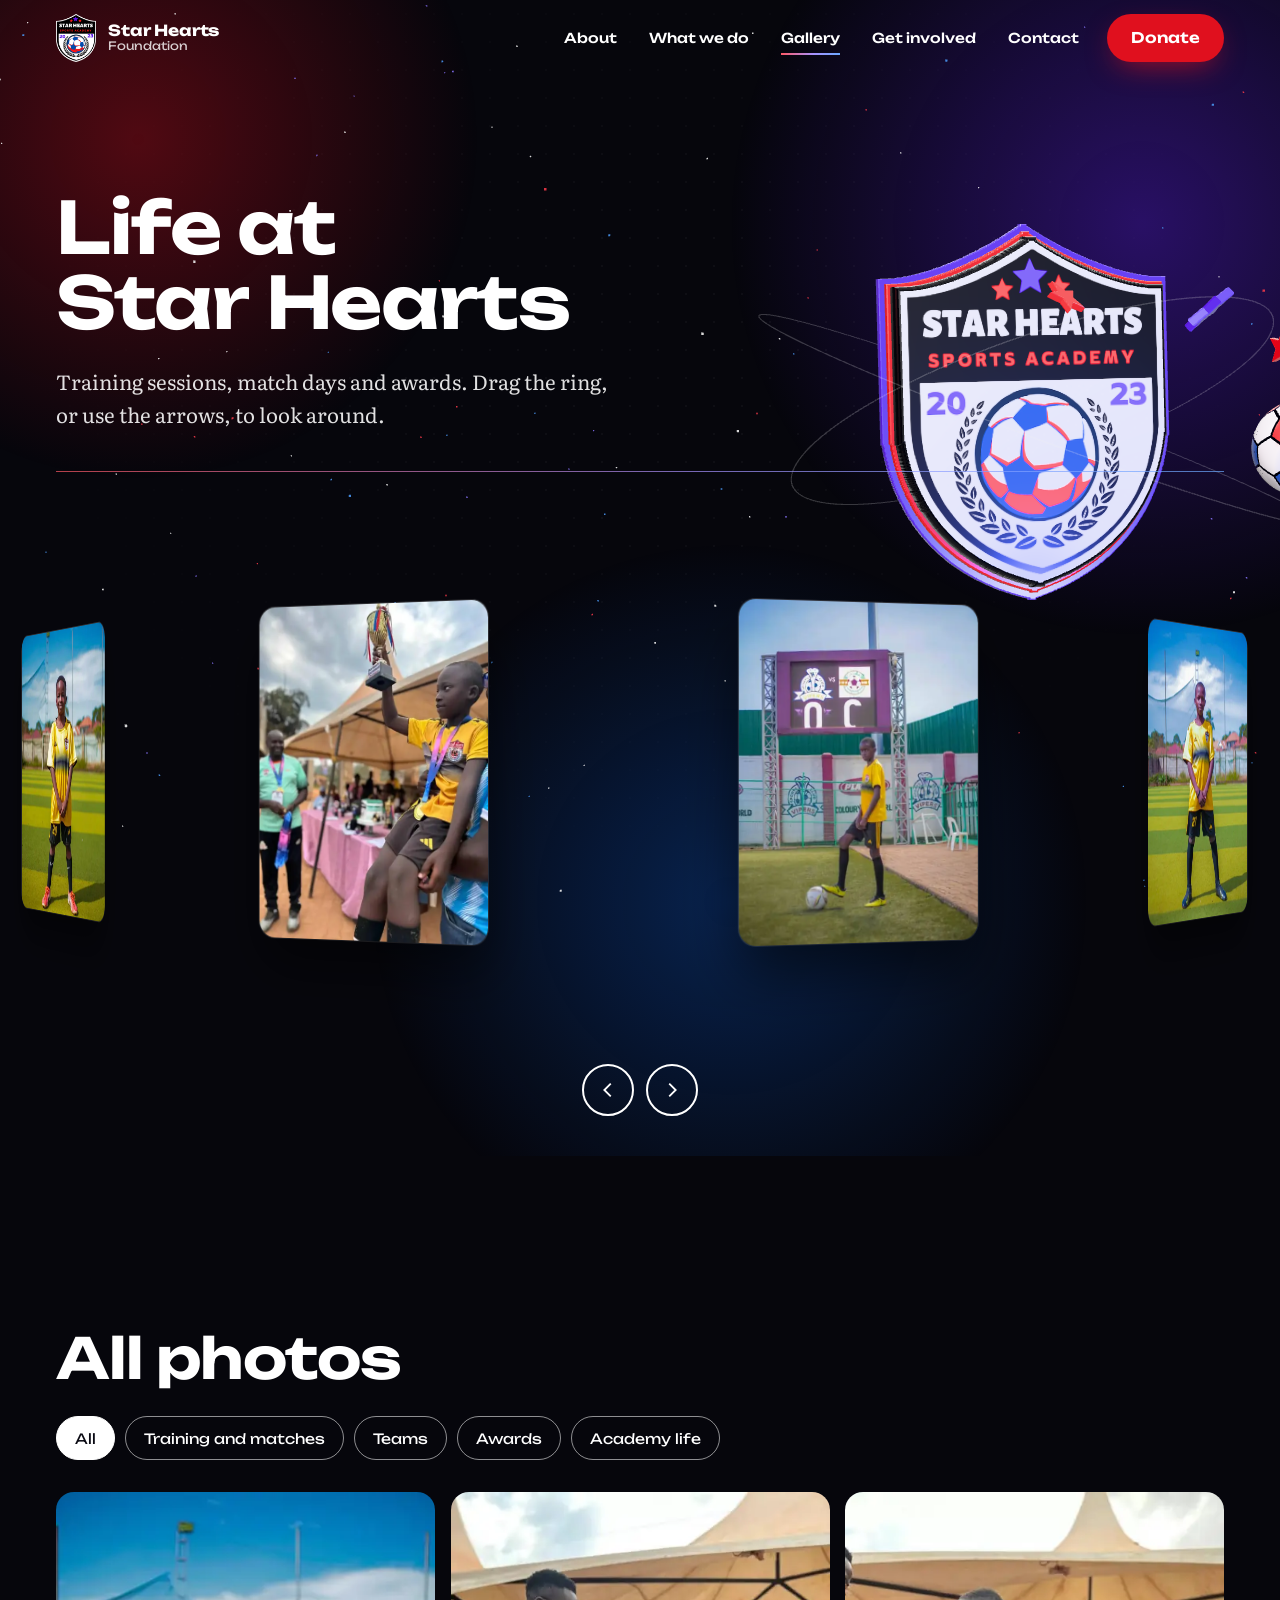
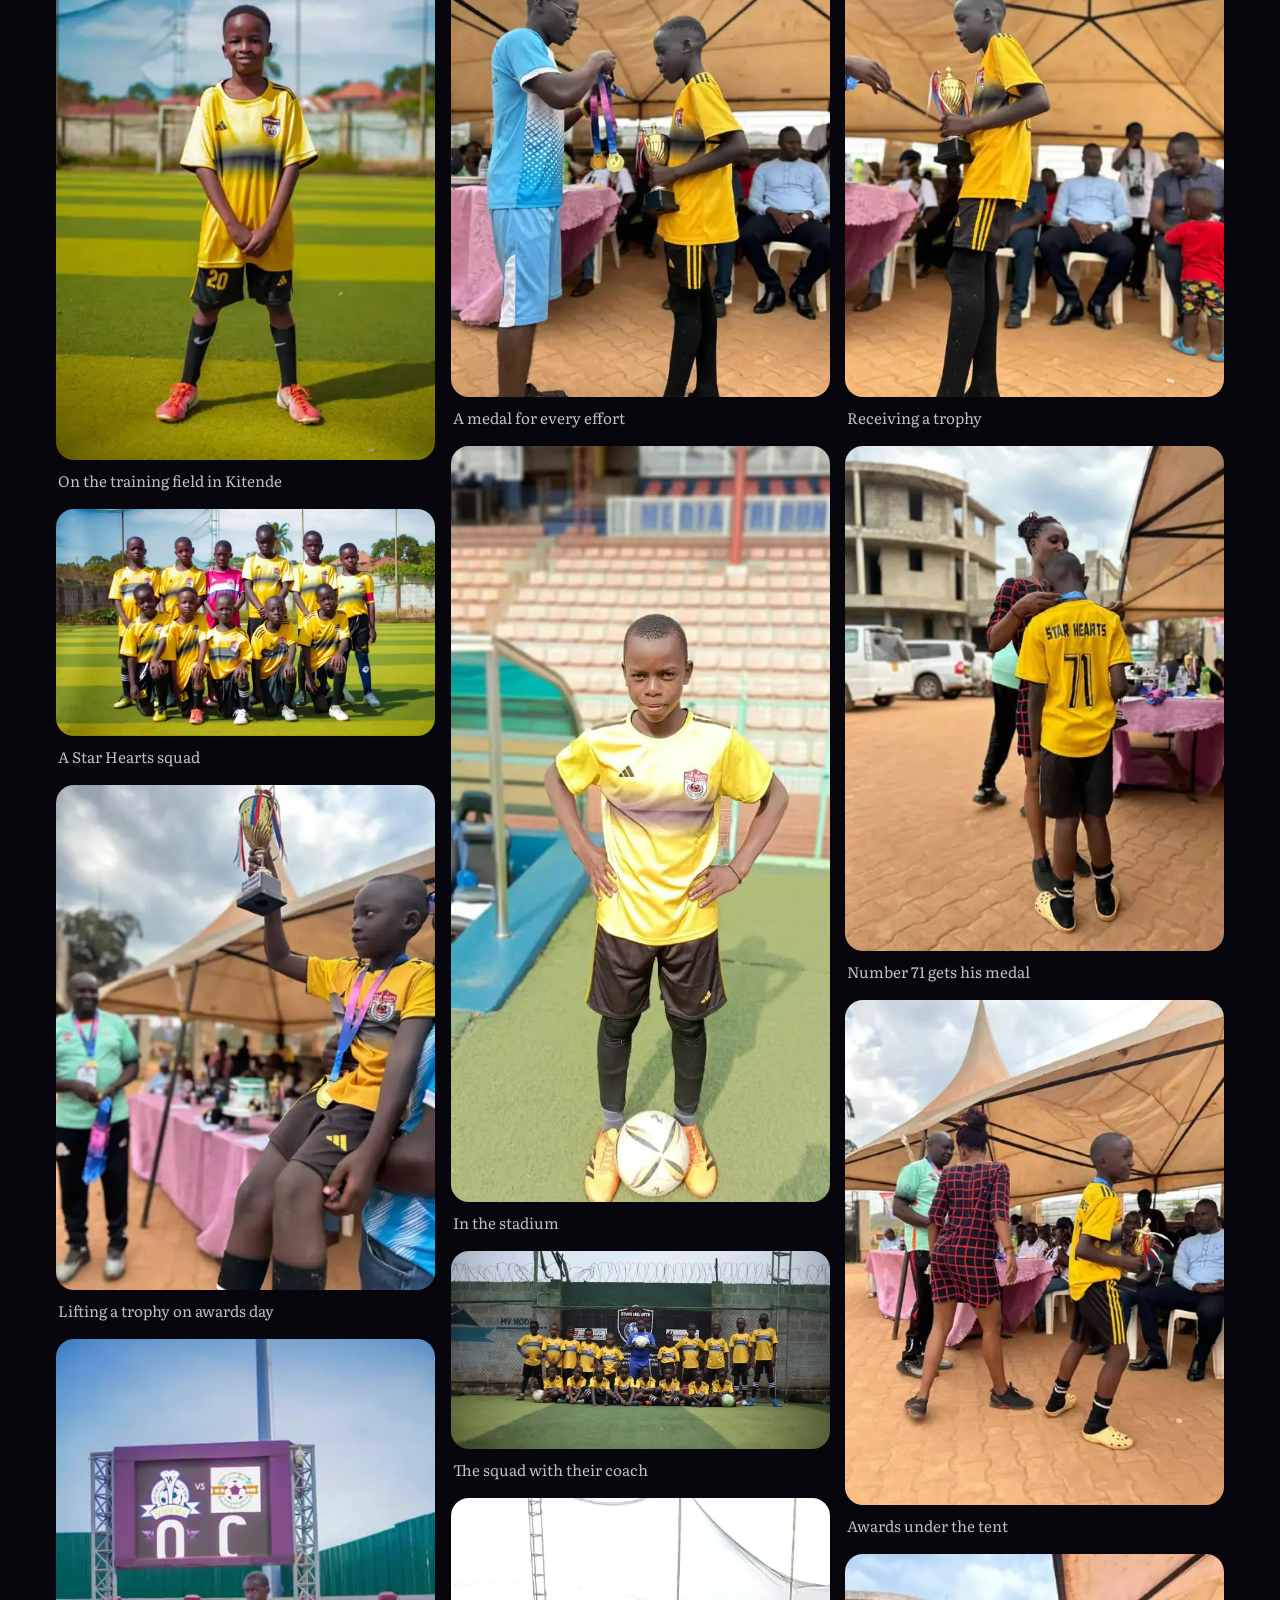
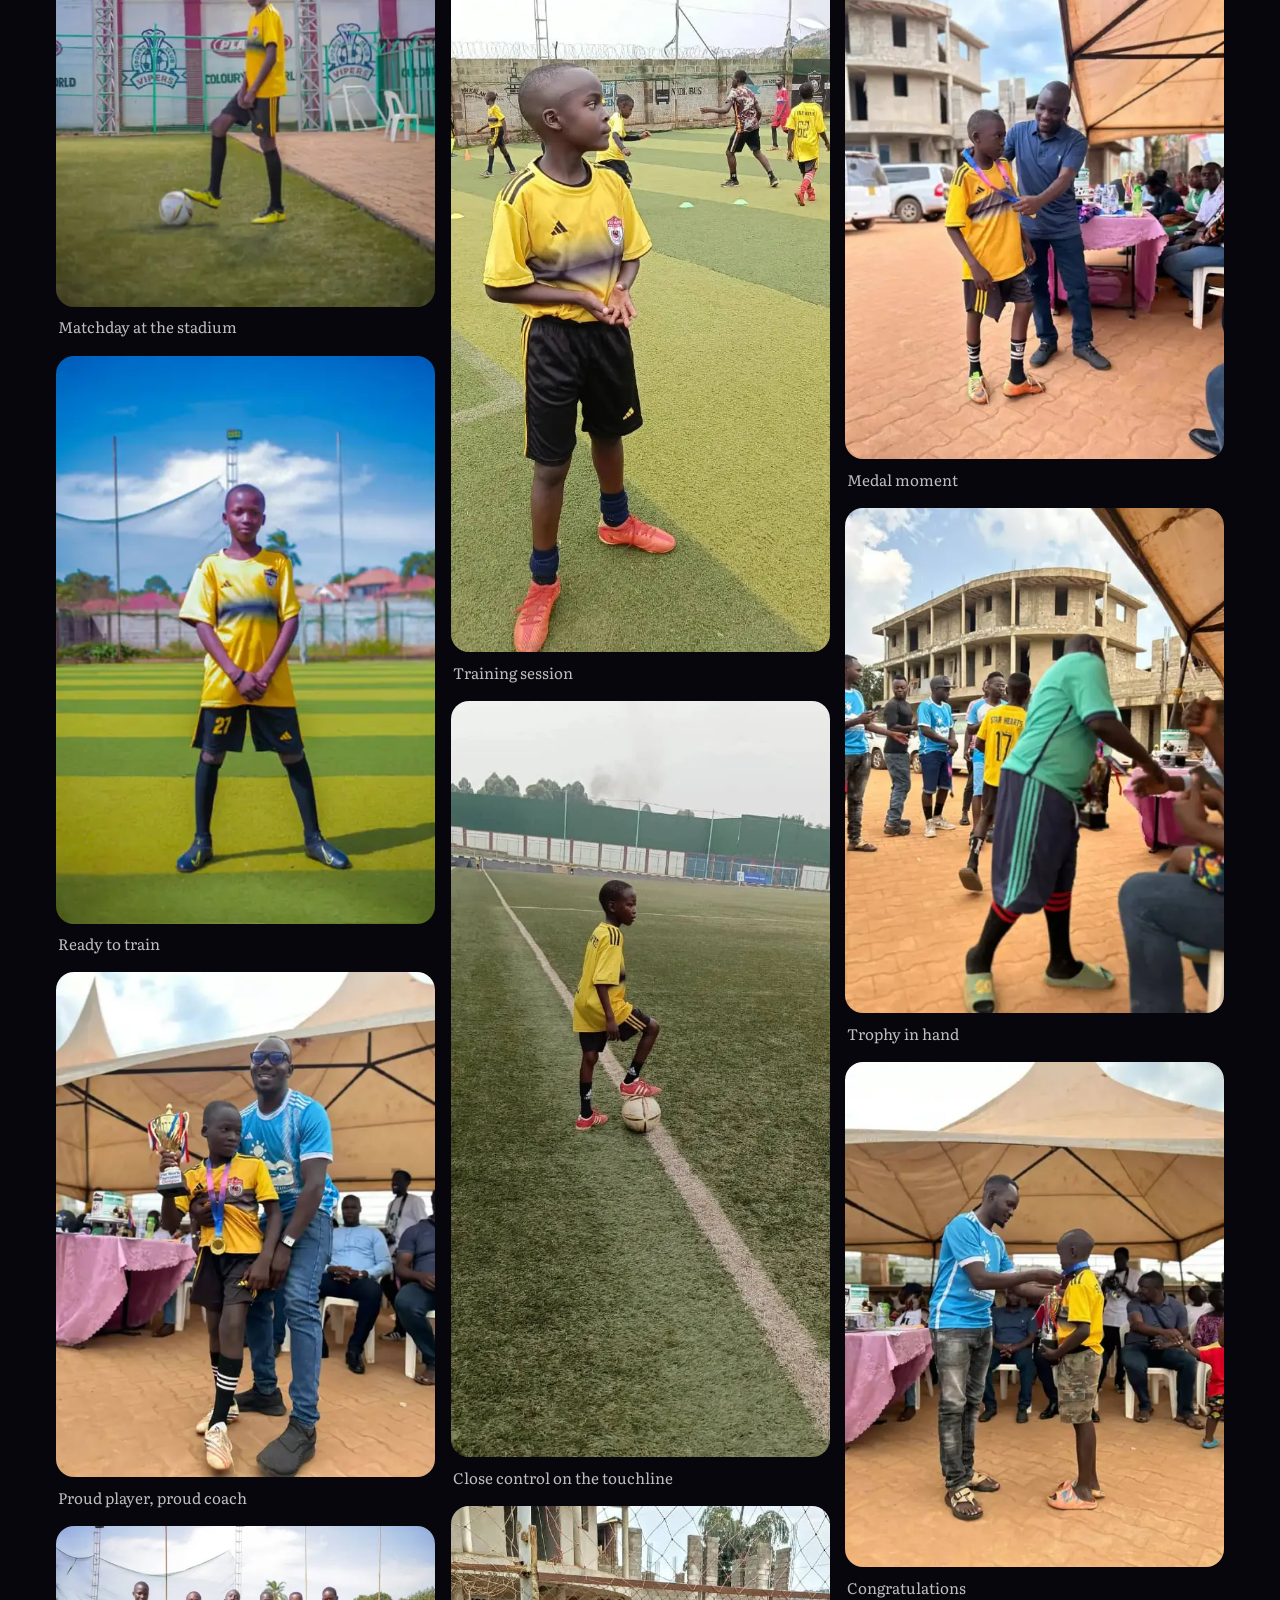
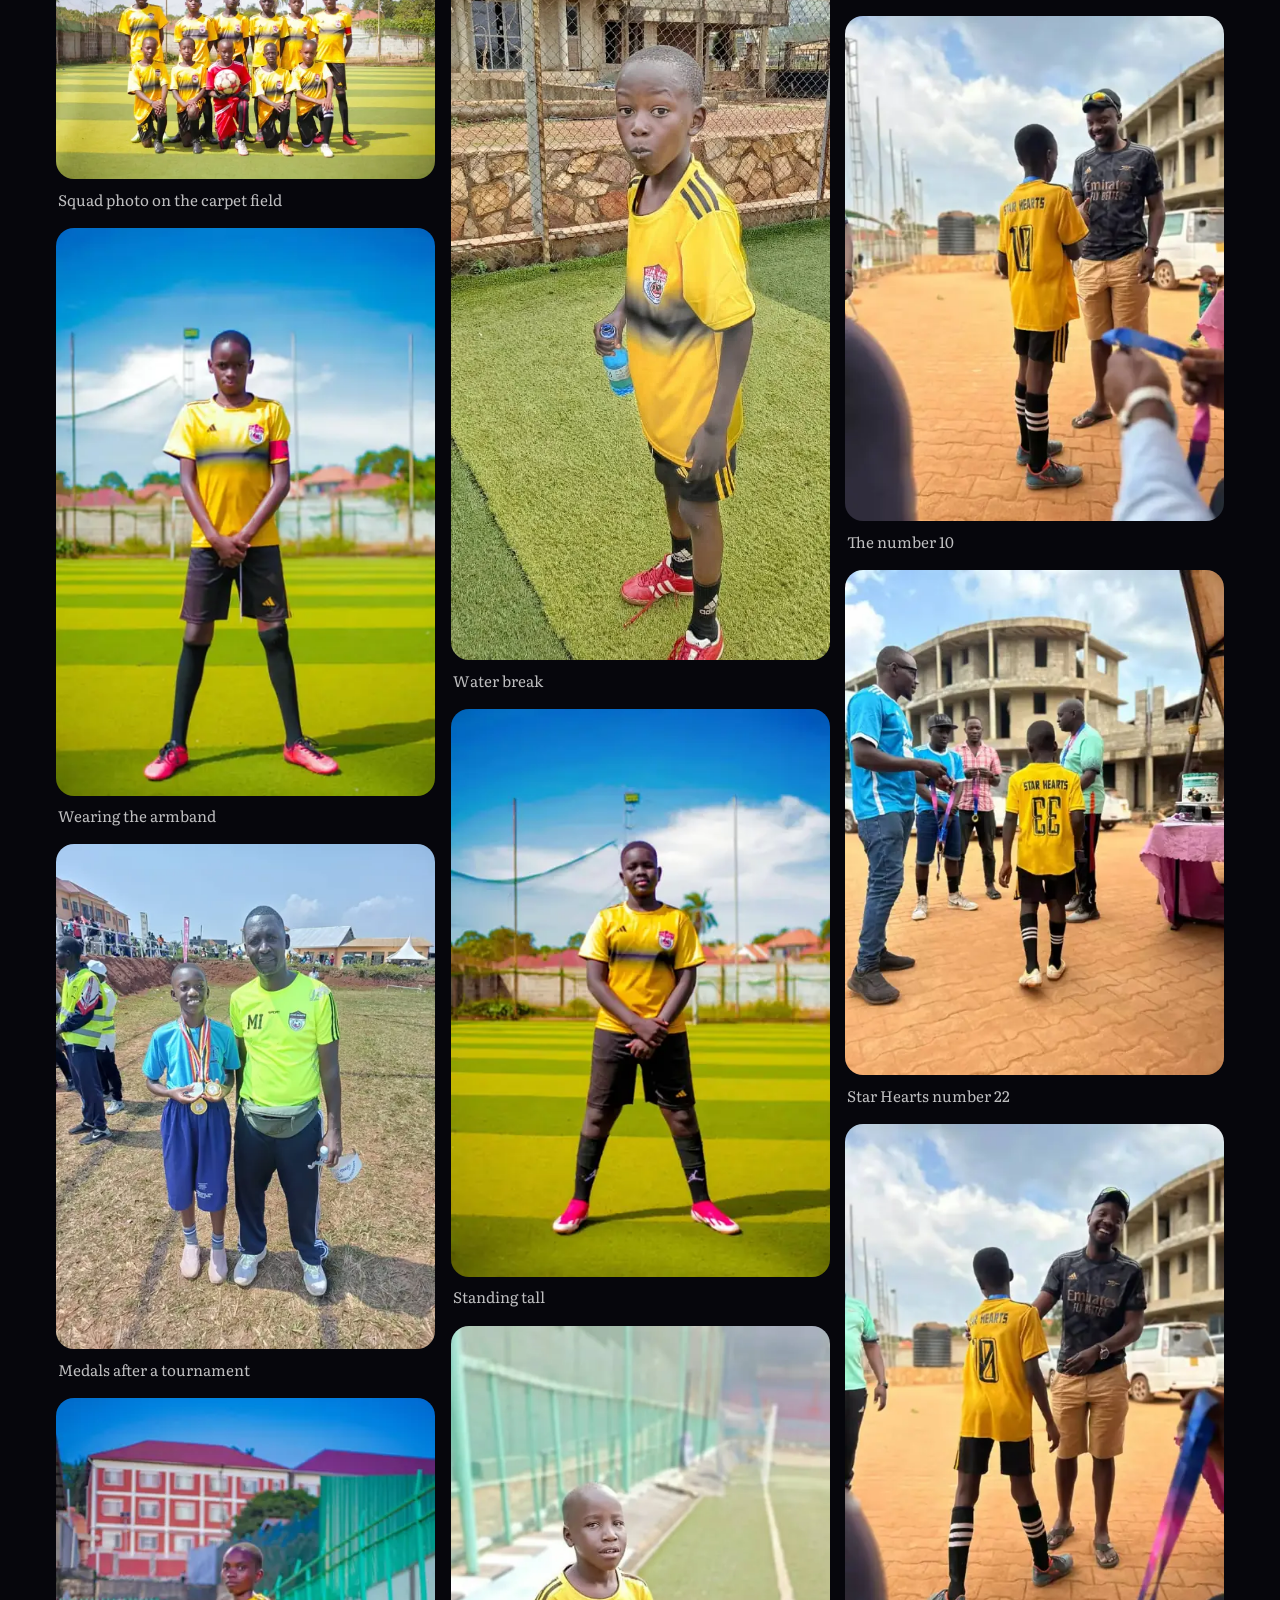
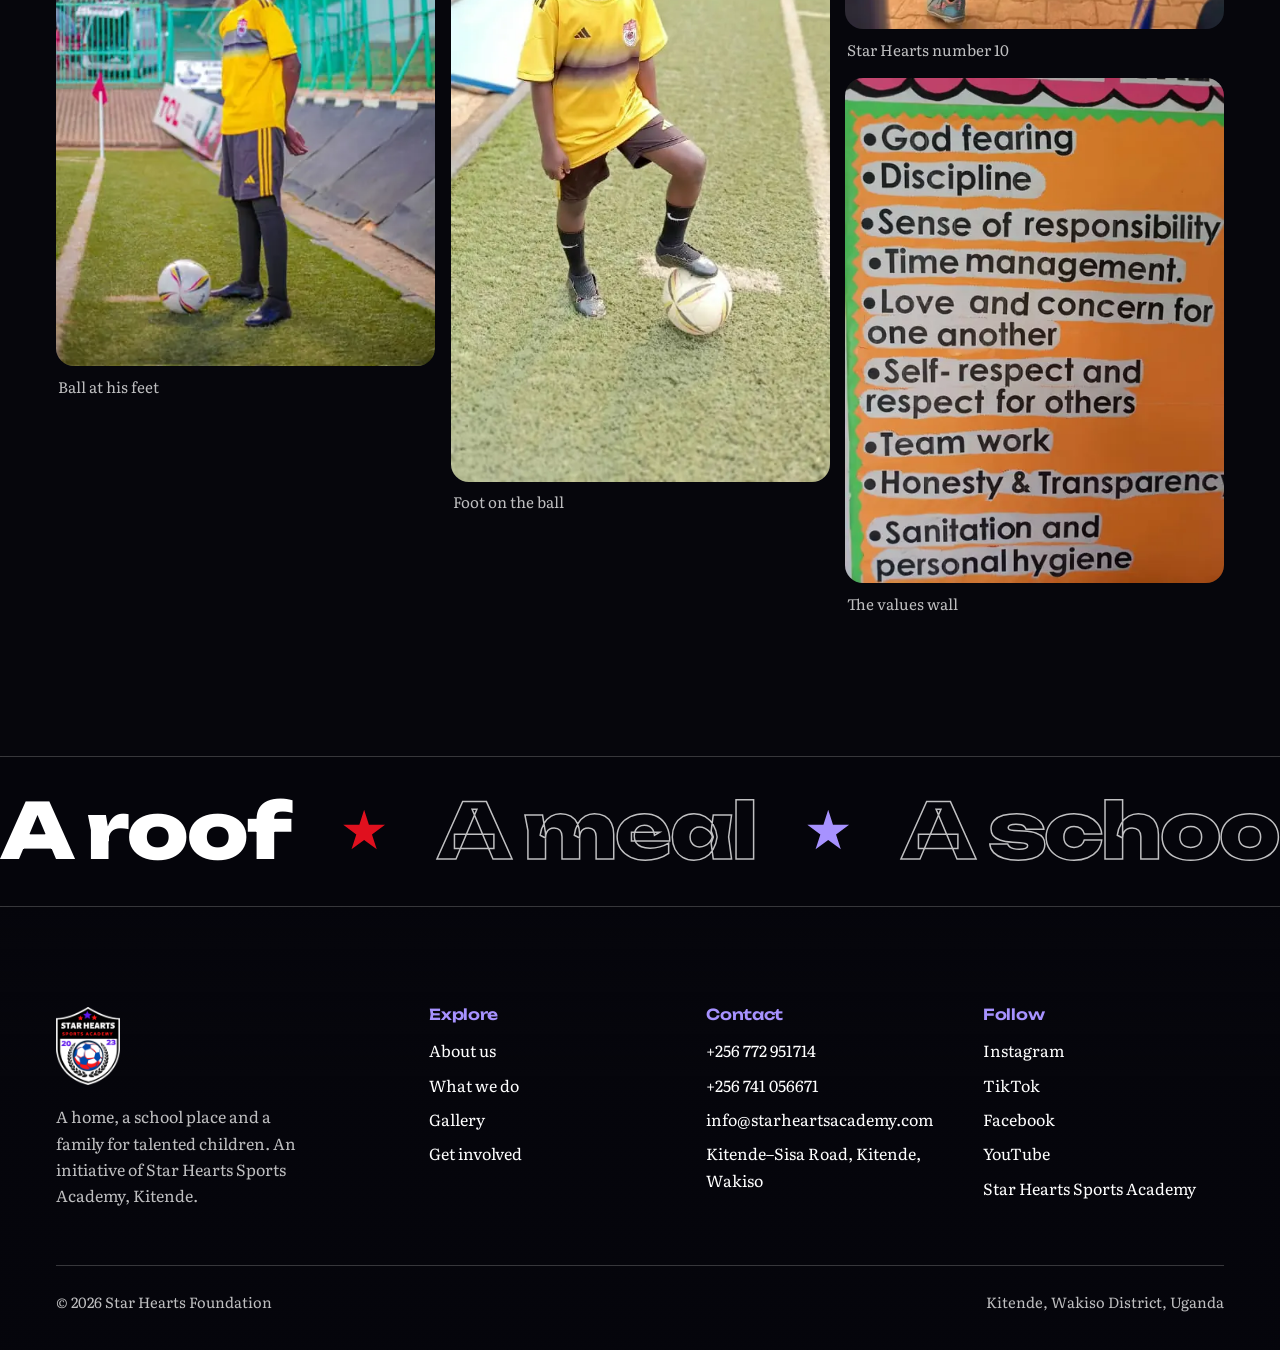
<file: gallery.html>
<!doctype html>
<html lang="en">
<head>
<meta charset="utf-8">
<meta name="viewport" content="width=device-width, initial-scale=1">
<title>Gallery | Star Hearts Foundation</title>
<meta name="description" content="Photos from Star Hearts: training in Kitende, match days, awards and the young players the foundation supports.">
<meta name="theme-color" content="#06060c">
<script>document.documentElement.classList.add("js")</script>
<link rel="canonical" href="https://star-hearts-foundation.vercel.app/gallery.html">
<meta property="og:type" content="website">
<meta property="og:site_name" content="Star Hearts Foundation">
<meta property="og:title" content="Gallery | Star Hearts Foundation">
<meta property="og:description" content="Photos from Star Hearts: training in Kitende, match days, awards and the young players the foundation supports.">
<meta property="og:url" content="https://star-hearts-foundation.vercel.app/gallery.html">
<meta property="og:image" content="https://star-hearts-foundation.vercel.app/img/og.jpg">
<meta name="twitter:card" content="summary_large_image">
<link rel="icon" type="image/png" href="img/logo-180.png">
<link rel="apple-touch-icon" href="img/logo-180.png">
<link rel="preload" href="fonts/unbounded.woff2" as="font" type="font/woff2" crossorigin>
<link rel="preload" href="fonts/literata.woff2" as="font" type="font/woff2" crossorigin>
<link rel="stylesheet" href="css/site.css">

</head>
<body>
<div class="scroll-bar" aria-hidden="true"></div>
<div class="aurora" aria-hidden="true"></div>
<div class="grain" aria-hidden="true"></div>
<canvas id="crest-canvas" aria-hidden="true"></canvas>
<a class="skip" href="#main">Skip to content</a>
<header class="site-header">
  <div class="wrap">
    <a class="brand" href="index.html" aria-label="Star Hearts Foundation, home">
      <img src="img/logo-180.png" alt="" width="40" height="48">
      <span>Star Hearts<small>Foundation</small></span>
    </a>
    <button class="nav-toggle" type="button" aria-expanded="false" aria-controls="site-nav">Menu</button>
    <nav class="site-nav" id="site-nav" aria-label="Main">
      <a href="about.html">About</a><a href="what-we-do.html">What we do</a><a href="gallery.html" aria-current="page">Gallery</a><a href="get-involved.html">Get involved</a><a href="contact.html">Contact</a>
      <a class="btn btn-kit" href="get-involved.html#give">Donate</a>
    </nav>
  </div>
</header>
<main id="main">
<section class="page-hero" style="padding-bottom: 40px">
  <div class="wrap">
    <h1>Life at Star Hearts</h1>
    <p>Training sessions, match days and awards. Drag the ring, or use the arrows, to look around.</p>
  </div>
</section>

<section class="dark" data-crest="back" aria-label="3D photo ring" style="padding: 20px 0 72px">
  <div class="ring-stage" tabindex="0" aria-label="Photo ring. Use the left and right arrow keys to turn it.">
    <div class="ring">
      <a class="ring-card" href="img/p20.webp" data-lightbox data-caption="On the training field in Kitende" data-alt="A young player in Star Hearts kit smiles on the training field"><img src="img/p20-s.webp" alt="A young player in Star Hearts kit smiles on the training field" loading="lazy" decoding="async"></a>
      <a class="ring-card" href="img/trophy_lift.webp" data-lightbox data-caption="Lifting a trophy on awards day" data-alt="A young player lifts a trophy"><img src="img/trophy_lift-s.webp" alt="A young player lifts a trophy" loading="lazy" decoding="async"></a>
      <a class="ring-card" href="img/scoreboard.webp" data-lightbox data-caption="Matchday at the stadium" data-alt="A player controls the ball beneath a stadium scoreboard"><img src="img/scoreboard-s.webp" alt="A player controls the ball beneath a stadium scoreboard" loading="lazy" decoding="async"></a>
      <a class="ring-card" href="img/p27.webp" data-lightbox data-caption="Ready to train" data-alt="A young player in the yellow academy kit"><img src="img/p27-s.webp" alt="A young player in the yellow academy kit" loading="lazy" decoding="async"></a>
      <a class="ring-card" href="img/trophy_coach.webp" data-lightbox data-caption="Proud player, proud coach" data-alt="A player holds a trophy beside his coach"><img src="img/trophy_coach-s.webp" alt="A player holds a trophy beside his coach" loading="lazy" decoding="async"></a>
      <a class="ring-card" href="img/team_b.webp" data-lightbox data-caption="Squad photo on the carpet field" data-alt="A Star Hearts squad on the carpet field"><img src="img/team_b-s.webp" alt="A Star Hearts squad on the carpet field" loading="lazy" decoding="async"></a>
      <a class="ring-card" href="img/pcap.webp" data-lightbox data-caption="Wearing the armband" data-alt="A young captain on the carpet field"><img src="img/pcap-s.webp" alt="A young captain on the carpet field" loading="lazy" decoding="async"></a>
      <a class="ring-card" href="img/medals_coach.webp" data-lightbox data-caption="Medals after a tournament" data-alt="A player wearing medals stands with his coach"><img src="img/medals_coach-s.webp" alt="A player wearing medals stands with his coach" loading="lazy" decoding="async"></a>
      <a class="ring-card" href="img/stadium.webp" data-lightbox data-caption="Ball at his feet" data-alt="A player with a ball beside the stadium pitch"><img src="img/stadium-s.webp" alt="A player with a ball beside the stadium pitch" loading="lazy" decoding="async"></a>
      <a class="ring-card" href="img/medal.webp" data-lightbox data-caption="A medal for every effort" data-alt="A coach places a medal on a player"><img src="img/medal-s.webp" alt="A coach places a medal on a player" loading="lazy" decoding="async"></a>
      <a class="ring-card" href="img/ballstand.webp" data-lightbox data-caption="In the stadium" data-alt="A player stands with a ball in a stadium"><img src="img/ballstand-s.webp" alt="A player stands with a ball in a stadium" loading="lazy" decoding="async"></a>
      <a class="ring-card" href="img/dribble.webp" data-lightbox data-caption="Close control on the touchline" data-alt="A player dribbling along the touchline"><img src="img/dribble-s.webp" alt="A player dribbling along the touchline" loading="lazy" decoding="async"></a>
    </div>
  </div>
  <div class="ring-controls">
    <button class="icon-btn ring-prev" type="button" aria-label="Turn left"><svg viewBox="0 0 24 24" fill="none" stroke="currentColor" stroke-width="2" aria-hidden="true"><path d="M15 5l-7 7 7 7"/></svg></button>
    <button class="icon-btn ring-next" type="button" aria-label="Turn right"><svg viewBox="0 0 24 24" fill="none" stroke="currentColor" stroke-width="2" aria-hidden="true"><path d="M9 5l7 7-7 7"/></svg></button>
  </div>
</section>

<section class="section" aria-labelledby="all-title">
  <div class="wrap">
    <h2 id="all-title" class="h-l" style="margin-bottom: 28px">All photos</h2>
    <div class="filters" role="group" aria-label="Filter photos">
      <button type="button" data-filter="all" aria-pressed="true">All</button>
      <button type="button" data-filter="training" aria-pressed="false">Training and matches</button>
      <button type="button" data-filter="teams" aria-pressed="false">Teams</button>
      <button type="button" data-filter="awards" aria-pressed="false">Awards</button>
      <button type="button" data-filter="life" aria-pressed="false">Academy life</button>
    </div>
    <div class="masonry">
    <figure data-cat="training"><a href="img/p20.webp" data-lightbox data-caption="On the training field in Kitende" data-alt="A young player in Star Hearts kit smiles on the training field"><img src="img/p20.webp" srcset="img/p20-s.webp 640w, img/p20.webp 683w" sizes="(max-width: 700px) 100vw, 33vw" width="683" height="1024" alt="A young player in Star Hearts kit smiles on the training field" loading="lazy" decoding="async"></a><figcaption>On the training field in Kitende</figcaption></figure>
    <figure data-cat="teams"><a href="img/team_a.webp" data-lightbox data-caption="A Star Hearts squad" data-alt="A Star Hearts squad lined up in yellow kit"><img src="img/team_a.webp" srcset="img/team_a-s.webp 640w, img/team_a.webp 1024w" sizes="(max-width: 700px) 100vw, 33vw" width="1024" height="615" alt="A Star Hearts squad lined up in yellow kit" loading="lazy" decoding="async"></a><figcaption>A Star Hearts squad</figcaption></figure>
    <figure data-cat="awards"><a href="img/trophy_lift.webp" data-lightbox data-caption="Lifting a trophy on awards day" data-alt="A young player lifts a trophy"><img src="img/trophy_lift.webp" srcset="img/trophy_lift-s.webp 640w, img/trophy_lift.webp 810w" sizes="(max-width: 700px) 100vw, 33vw" width="810" height="1080" alt="A young player lifts a trophy" loading="lazy" decoding="async"></a><figcaption>Lifting a trophy on awards day</figcaption></figure>
    <figure data-cat="training"><a href="img/scoreboard.webp" data-lightbox data-caption="Matchday at the stadium" data-alt="A player controls the ball beneath a stadium scoreboard"><img src="img/scoreboard.webp" srcset="img/scoreboard-s.webp 640w, img/scoreboard.webp 683w" sizes="(max-width: 700px) 100vw, 33vw" width="683" height="1024" alt="A player controls the ball beneath a stadium scoreboard" loading="lazy" decoding="async"></a><figcaption>Matchday at the stadium</figcaption></figure>
    <figure data-cat="training"><a href="img/p27.webp" data-lightbox data-caption="Ready to train" data-alt="A young player in the yellow academy kit"><img src="img/p27.webp" srcset="img/p27-s.webp 640w, img/p27.webp 683w" sizes="(max-width: 700px) 100vw, 33vw" width="683" height="1024" alt="A young player in the yellow academy kit" loading="lazy" decoding="async"></a><figcaption>Ready to train</figcaption></figure>
    <figure data-cat="awards"><a href="img/trophy_coach.webp" data-lightbox data-caption="Proud player, proud coach" data-alt="A player holds a trophy beside his coach"><img src="img/trophy_coach.webp" srcset="img/trophy_coach-s.webp 640w, img/trophy_coach.webp 810w" sizes="(max-width: 700px) 100vw, 33vw" width="810" height="1080" alt="A player holds a trophy beside his coach" loading="lazy" decoding="async"></a><figcaption>Proud player, proud coach</figcaption></figure>
    <figure data-cat="teams"><a href="img/team_b.webp" data-lightbox data-caption="Squad photo on the carpet field" data-alt="A Star Hearts squad on the carpet field"><img src="img/team_b.webp" srcset="img/team_b-s.webp 640w, img/team_b.webp 1024w" sizes="(max-width: 700px) 100vw, 33vw" width="1024" height="683" alt="A Star Hearts squad on the carpet field" loading="lazy" decoding="async"></a><figcaption>Squad photo on the carpet field</figcaption></figure>
    <figure data-cat="training"><a href="img/pcap.webp" data-lightbox data-caption="Wearing the armband" data-alt="A young captain on the carpet field"><img src="img/pcap.webp" srcset="img/pcap-s.webp 640w, img/pcap.webp 683w" sizes="(max-width: 700px) 100vw, 33vw" width="683" height="1024" alt="A young captain on the carpet field" loading="lazy" decoding="async"></a><figcaption>Wearing the armband</figcaption></figure>
    <figure data-cat="awards"><a href="img/medals_coach.webp" data-lightbox data-caption="Medals after a tournament" data-alt="A player wearing medals stands with his coach"><img src="img/medals_coach.webp" srcset="img/medals_coach-s.webp 640w, img/medals_coach.webp 768w" sizes="(max-width: 700px) 100vw, 33vw" width="768" height="1024" alt="A player wearing medals stands with his coach" loading="lazy" decoding="async"></a><figcaption>Medals after a tournament</figcaption></figure>
    <figure data-cat="training"><a href="img/stadium.webp" data-lightbox data-caption="Ball at his feet" data-alt="A player with a ball beside the stadium pitch"><img src="img/stadium.webp" srcset="img/stadium-s.webp 640w, img/stadium.webp 683w" sizes="(max-width: 700px) 100vw, 33vw" width="683" height="1024" alt="A player with a ball beside the stadium pitch" loading="lazy" decoding="async"></a><figcaption>Ball at his feet</figcaption></figure>
    <figure data-cat="awards"><a href="img/medal.webp" data-lightbox data-caption="A medal for every effort" data-alt="A coach places a medal on a player"><img src="img/medal.webp" srcset="img/medal-s.webp 640w, img/medal.webp 810w" sizes="(max-width: 700px) 100vw, 33vw" width="810" height="1080" alt="A coach places a medal on a player" loading="lazy" decoding="async"></a><figcaption>A medal for every effort</figcaption></figure>
    <figure data-cat="training"><a href="img/ballstand.webp" data-lightbox data-caption="In the stadium" data-alt="A player stands with a ball in a stadium"><img src="img/ballstand.webp" srcset="img/ballstand-s.webp 640w, img/ballstand.webp 540w" sizes="(max-width: 700px) 100vw, 33vw" width="540" height="1078" alt="A player stands with a ball in a stadium" loading="lazy" decoding="async"></a><figcaption>In the stadium</figcaption></figure>
    <figure data-cat="teams"><a href="img/team_wide.webp" data-lightbox data-caption="The squad with their coach" data-alt="A Star Hearts squad with a coach"><img src="img/team_wide.webp" srcset="img/team_wide-s.webp 640w, img/team_wide.webp 1080w" sizes="(max-width: 700px) 100vw, 33vw" width="1080" height="565" alt="A Star Hearts squad with a coach" loading="lazy" decoding="async"></a><figcaption>The squad with their coach</figcaption></figure>
    <figure data-cat="training"><a href="img/training.webp" data-lightbox data-caption="Training session" data-alt="A young player during a training session"><img src="img/training.webp" srcset="img/training-s.webp 640w, img/training.webp 540w" sizes="(max-width: 700px) 100vw, 33vw" width="540" height="1075" alt="A young player during a training session" loading="lazy" decoding="async"></a><figcaption>Training session</figcaption></figure>
    <figure data-cat="training"><a href="img/dribble.webp" data-lightbox data-caption="Close control on the touchline" data-alt="A player dribbling along the touchline"><img src="img/dribble.webp" srcset="img/dribble-s.webp 640w, img/dribble.webp 540w" sizes="(max-width: 700px) 100vw, 33vw" width="540" height="1078" alt="A player dribbling along the touchline" loading="lazy" decoding="async"></a><figcaption>Close control on the touchline</figcaption></figure>
    <figure data-cat="training"><a href="img/waterboy.webp" data-lightbox data-caption="Water break" data-alt="A young player takes a water break"><img src="img/waterboy.webp" srcset="img/waterboy-s.webp 640w, img/waterboy.webp 540w" sizes="(max-width: 700px) 100vw, 33vw" width="540" height="1075" alt="A young player takes a water break" loading="lazy" decoding="async"></a><figcaption>Water break</figcaption></figure>
    <figure data-cat="training"><a href="img/p15.webp" data-lightbox data-caption="Standing tall" data-alt="A young player on the carpet field"><img src="img/p15.webp" srcset="img/p15-s.webp 640w, img/p15.webp 683w" sizes="(max-width: 700px) 100vw, 33vw" width="683" height="1024" alt="A young player on the carpet field" loading="lazy" decoding="async"></a><figcaption>Standing tall</figcaption></figure>
    <figure data-cat="training"><a href="img/football.webp" data-lightbox data-caption="Foot on the ball" data-alt="A player with his foot on the ball"><img src="img/football.webp" srcset="img/football-s.webp 640w, img/football.webp 540w" sizes="(max-width: 700px) 100vw, 33vw" width="540" height="1078" alt="A player with his foot on the ball" loading="lazy" decoding="async"></a><figcaption>Foot on the ball</figcaption></figure>
    <figure data-cat="awards"><a href="img/trophy_boy.webp" data-lightbox data-caption="Receiving a trophy" data-alt="A player receives a trophy"><img src="img/trophy_boy.webp" srcset="img/trophy_boy-s.webp 640w, img/trophy_boy.webp 810w" sizes="(max-width: 700px) 100vw, 33vw" width="810" height="1080" alt="A player receives a trophy" loading="lazy" decoding="async"></a><figcaption>Receiving a trophy</figcaption></figure>
    <figure data-cat="awards"><a href="img/medal71.webp" data-lightbox data-caption="Number 71 gets his medal" data-alt="A player in a number 71 shirt receives a medal"><img src="img/medal71.webp" srcset="img/medal71-s.webp 640w, img/medal71.webp 810w" sizes="(max-width: 700px) 100vw, 33vw" width="810" height="1080" alt="A player in a number 71 shirt receives a medal" loading="lazy" decoding="async"></a><figcaption>Number 71 gets his medal</figcaption></figure>
    <figure data-cat="awards"><a href="img/award_tent.webp" data-lightbox data-caption="Awards under the tent" data-alt="A player receives an award under the tent"><img src="img/award_tent.webp" srcset="img/award_tent-s.webp 640w, img/award_tent.webp 810w" sizes="(max-width: 700px) 100vw, 33vw" width="810" height="1080" alt="A player receives an award under the tent" loading="lazy" decoding="async"></a><figcaption>Awards under the tent</figcaption></figure>
    <figure data-cat="awards"><a href="img/award_medal.webp" data-lightbox data-caption="Medal moment" data-alt="A coach presents a medal"><img src="img/award_medal.webp" srcset="img/award_medal-s.webp 640w, img/award_medal.webp 810w" sizes="(max-width: 700px) 100vw, 33vw" width="810" height="1080" alt="A coach presents a medal" loading="lazy" decoding="async"></a><figcaption>Medal moment</figcaption></figure>
    <figure data-cat="awards"><a href="img/award_green.webp" data-lightbox data-caption="Trophy in hand" data-alt="A player holds a trophy among teammates"><img src="img/award_green.webp" srcset="img/award_green-s.webp 640w, img/award_green.webp 810w" sizes="(max-width: 700px) 100vw, 33vw" width="810" height="1080" alt="A player holds a trophy among teammates" loading="lazy" decoding="async"></a><figcaption>Trophy in hand</figcaption></figure>
    <figure data-cat="awards"><a href="img/award_boy.webp" data-lightbox data-caption="Congratulations" data-alt="A coach congratulates a player"><img src="img/award_boy.webp" srcset="img/award_boy-s.webp 640w, img/award_boy.webp 810w" sizes="(max-width: 700px) 100vw, 33vw" width="810" height="1080" alt="A coach congratulates a player" loading="lazy" decoding="async"></a><figcaption>Congratulations</figcaption></figure>
    <figure data-cat="awards"><a href="img/award_10.webp" data-lightbox data-caption="The number 10" data-alt="A number 10 receives his medal"><img src="img/award_10.webp" srcset="img/award_10-s.webp 640w, img/award_10.webp 810w" sizes="(max-width: 700px) 100vw, 33vw" width="810" height="1080" alt="A number 10 receives his medal" loading="lazy" decoding="async"></a><figcaption>The number 10</figcaption></figure>
    <figure data-cat="awards"><a href="img/back22.webp" data-lightbox data-caption="Star Hearts number 22" data-alt="A Star Hearts player, number 22"><img src="img/back22.webp" srcset="img/back22-s.webp 640w, img/back22.webp 810w" sizes="(max-width: 700px) 100vw, 33vw" width="810" height="1080" alt="A Star Hearts player, number 22" loading="lazy" decoding="async"></a><figcaption>Star Hearts number 22</figcaption></figure>
    <figure data-cat="awards"><a href="img/back10.webp" data-lightbox data-caption="Star Hearts number 10" data-alt="A Star Hearts player, number 10"><img src="img/back10.webp" srcset="img/back10-s.webp 640w, img/back10.webp 810w" sizes="(max-width: 700px) 100vw, 33vw" width="810" height="1080" alt="A Star Hearts player, number 10" loading="lazy" decoding="async"></a><figcaption>Star Hearts number 10</figcaption></figure>
    <figure data-cat="life"><a href="img/values_wall.webp" data-lightbox data-caption="The values wall" data-alt="The academy values painted on a wall"><img src="img/values_wall.webp" srcset="img/values_wall-s.webp 640w, img/values_wall.webp 768w" sizes="(max-width: 700px) 100vw, 33vw" width="768" height="1024" alt="The academy values painted on a wall" loading="lazy" decoding="async"></a><figcaption>The values wall</figcaption></figure>
    </div>
  </div>
</section>
</main>
<div class="marquee" aria-hidden="true"><div class="marquee-track"><span>A roof</span><i></i><span>A meal</span><i></i><span>A school place</span><i></i><span>A family that loves them</span><i></i><span>A roof</span><i></i><span>A meal</span><i></i><span>A school place</span><i></i><span>A family that loves them</span><i></i></div></div>
<footer class="site-footer">
  <div class="wrap">
    <div class="foot-grid">
      <div class="foot-brand">
        <img src="img/logo-180.png" alt="Star Hearts crest" width="64" height="78" loading="lazy">
        <p>A home, a school place and a family for talented children. An initiative of Star Hearts Sports Academy, Kitende.</p>
      </div>
      <div>
        <h2>Explore</h2>
        <ul><li><a href="about.html">About us</a></li><li><a href="what-we-do.html">What we do</a></li><li><a href="gallery.html">Gallery</a></li><li><a href="get-involved.html">Get involved</a></li></ul>
      </div>
      <div>
        <h2>Contact</h2>
        <ul><li><a href="tel:+256772951714">+256 772 951714</a></li><li><a href="tel:+256741056671">+256 741 056671</a></li><li><a href="mailto:info@starheartsacademy.com">info@starheartsacademy.com</a></li><li>Kitende–Sisa Road, Kitende, Wakiso</li></ul>
      </div>
      <div>
        <h2>Follow</h2>
        <ul><li><a href="https://www.instagram.com/starhearts.foundation" rel="noopener" target="_blank">Instagram</a></li><li><a href="https://www.tiktok.com/@star.hearts.foundation" rel="noopener" target="_blank">TikTok</a></li><li><a href="https://www.facebook.com/starheartssportsacademy" rel="noopener" target="_blank">Facebook</a></li><li><a href="https://www.youtube.com/@starheartsportsacademy" rel="noopener" target="_blank">YouTube</a></li><li><a href="https://www.starheartsacademy.com" rel="noopener" target="_blank">Star Hearts Sports Academy</a></li></ul>
      </div>
    </div>
    <div class="foot-base"><p>&copy; <span class="year">2026</span> Star Hearts Foundation</p><p>Kitende, Wakiso District, Uganda</p></div>
  </div>
</footer>
<div id="lightbox" hidden role="dialog" aria-modal="true" aria-label="Photo viewer">
  <button class="icon-btn lb-close" type="button" aria-label="Close photo viewer"><svg viewBox="0 0 24 24" fill="none" stroke="currentColor" stroke-width="2" aria-hidden="true"><path d="M6 6l12 12M18 6L6 18"/></svg></button>
  <button class="icon-btn lb-prev" type="button" aria-label="Previous photo"><svg viewBox="0 0 24 24" fill="none" stroke="currentColor" stroke-width="2" aria-hidden="true"><path d="M15 5l-7 7 7 7"/></svg></button>
  <img alt="">
  <button class="icon-btn lb-next" type="button" aria-label="Next photo"><svg viewBox="0 0 24 24" fill="none" stroke="currentColor" stroke-width="2" aria-hidden="true"><path d="M9 5l7 7-7 7"/></svg></button>
  <p class="lb-caption"></p>
</div>
<script type="module" src="js/main.js"></script>
</body>
</html>
</file>
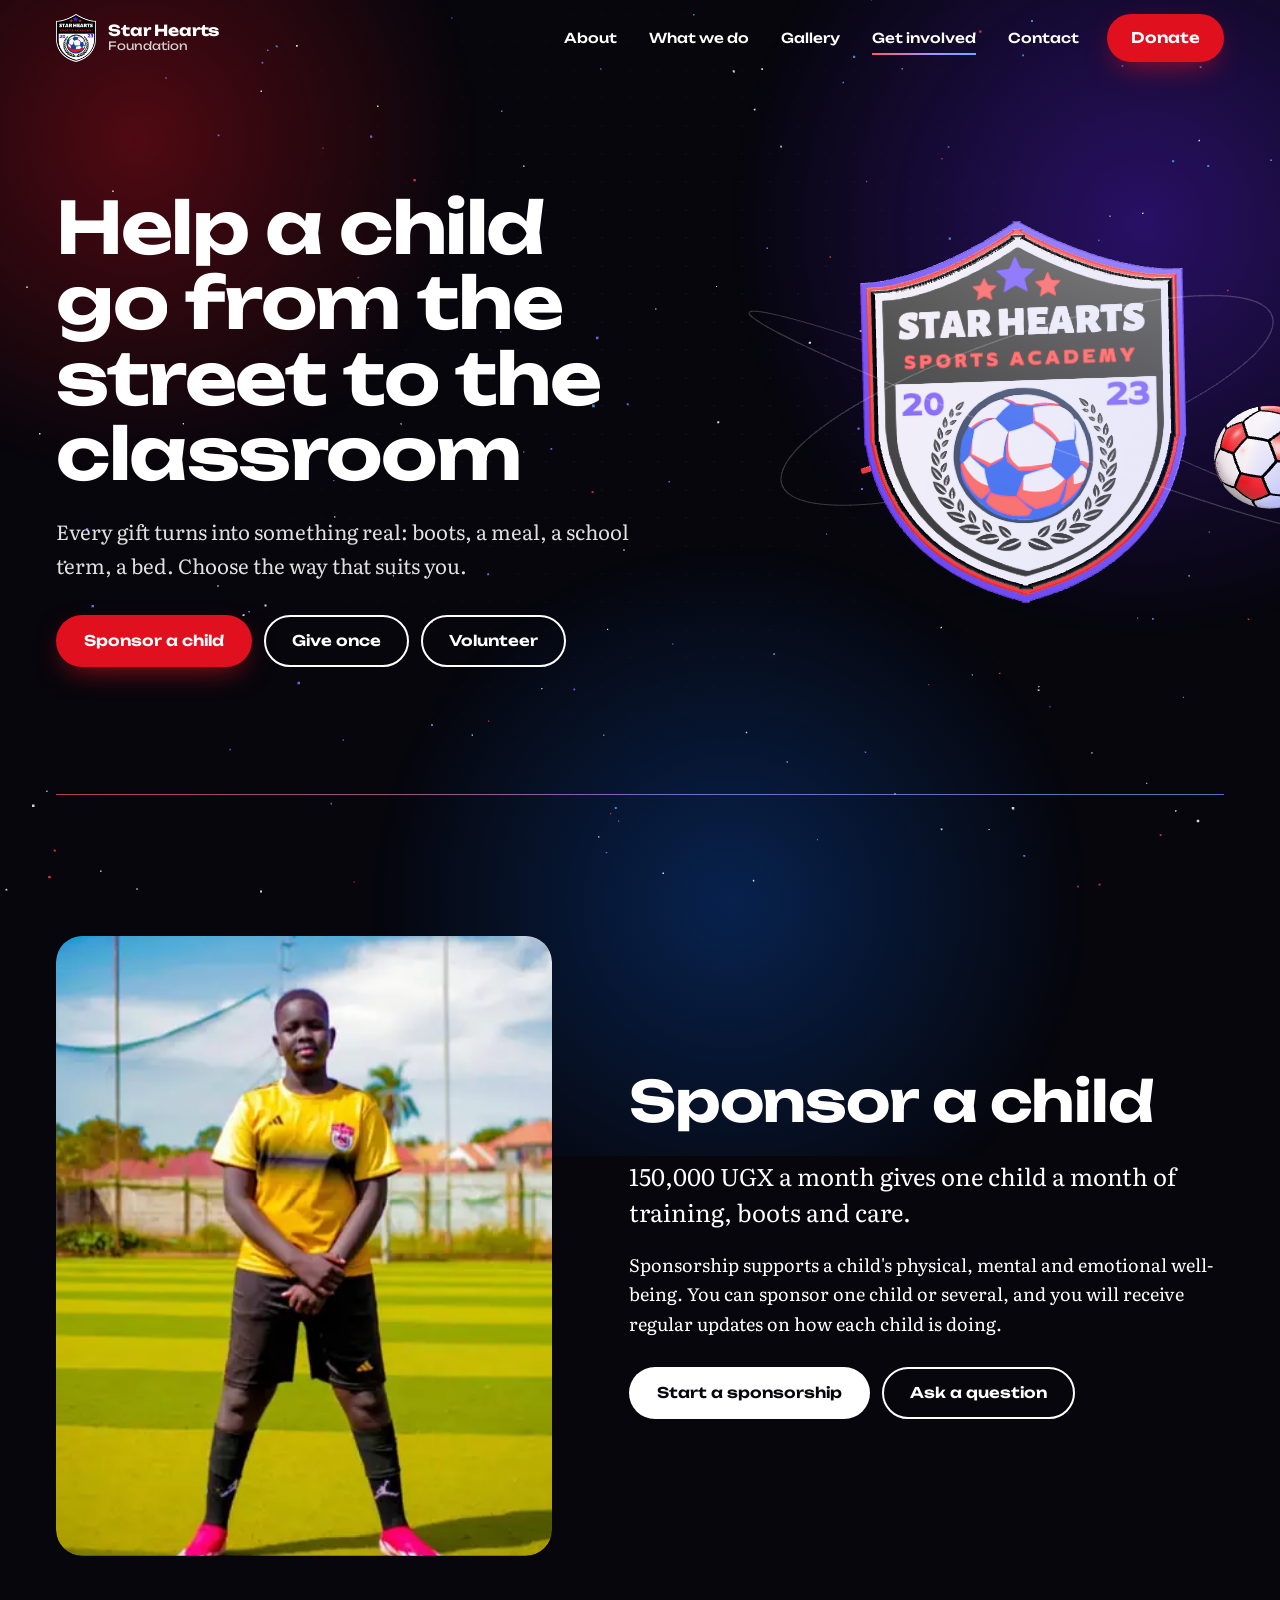
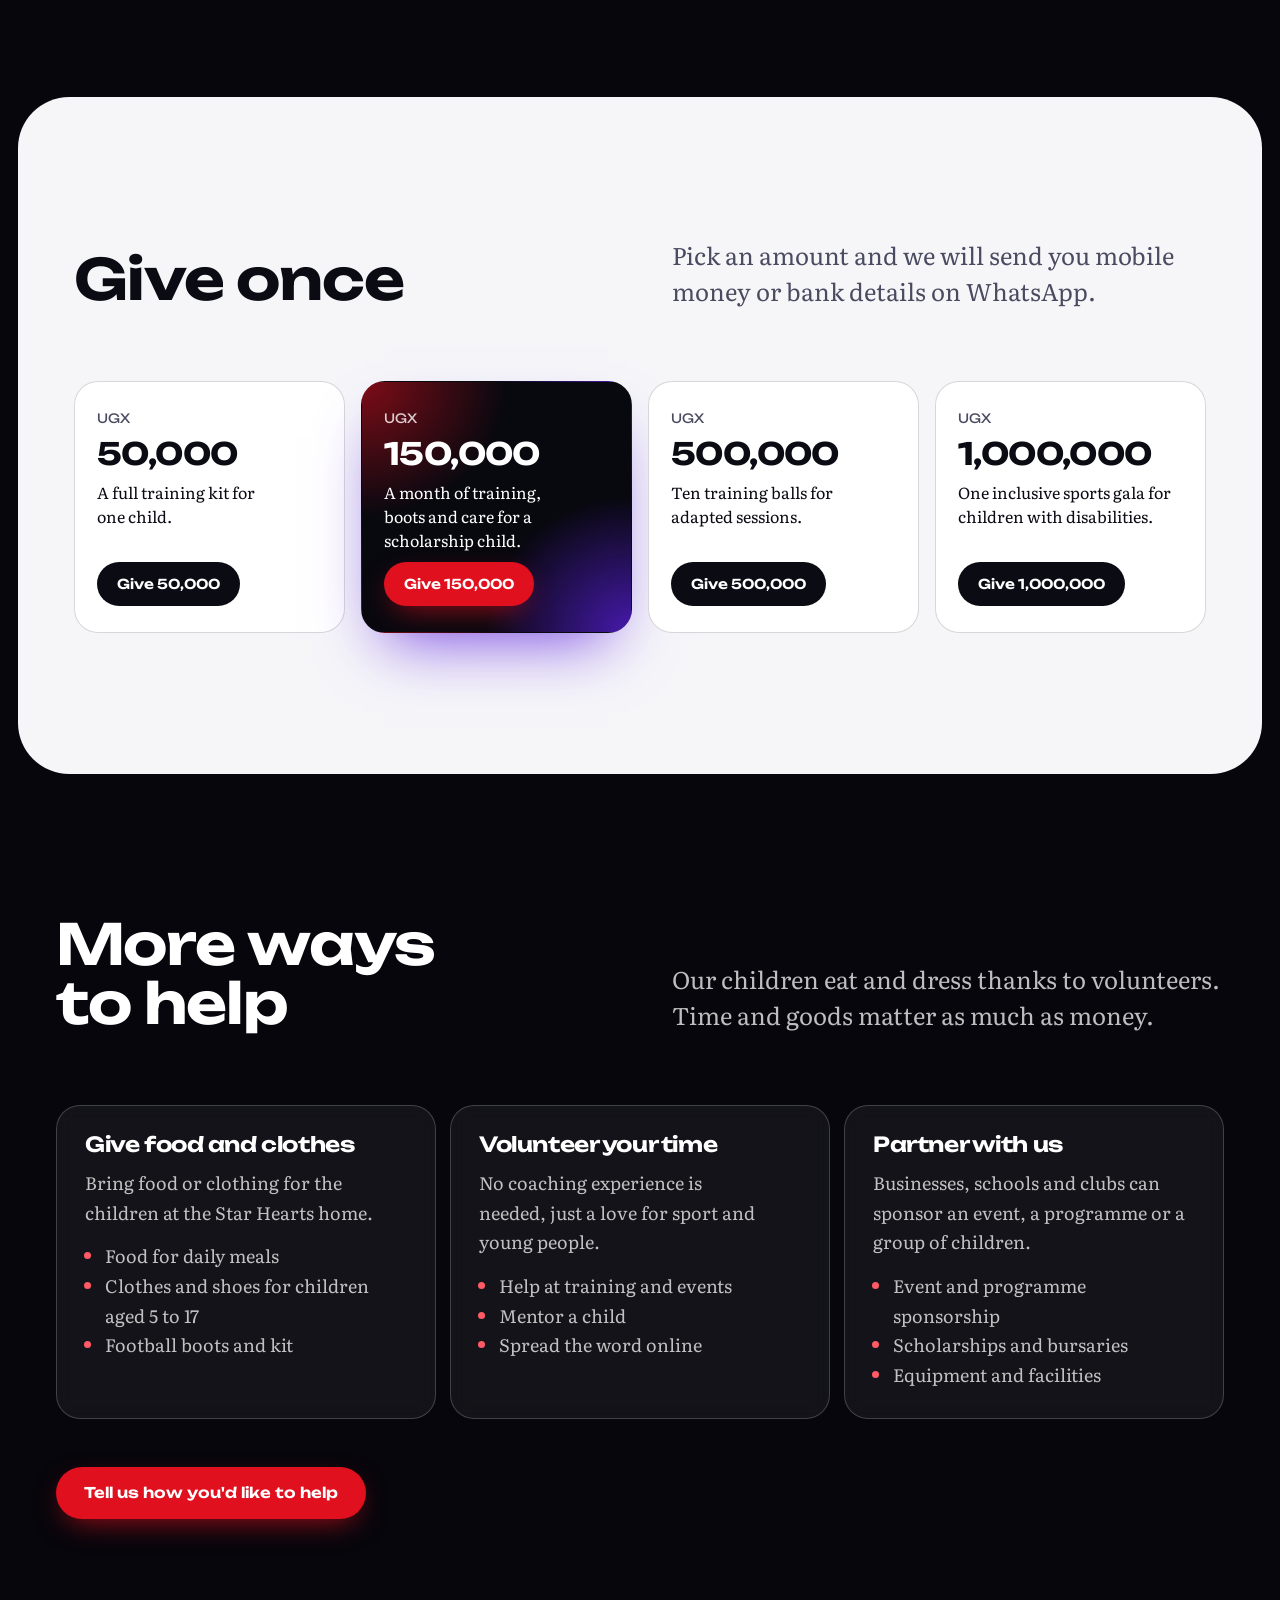
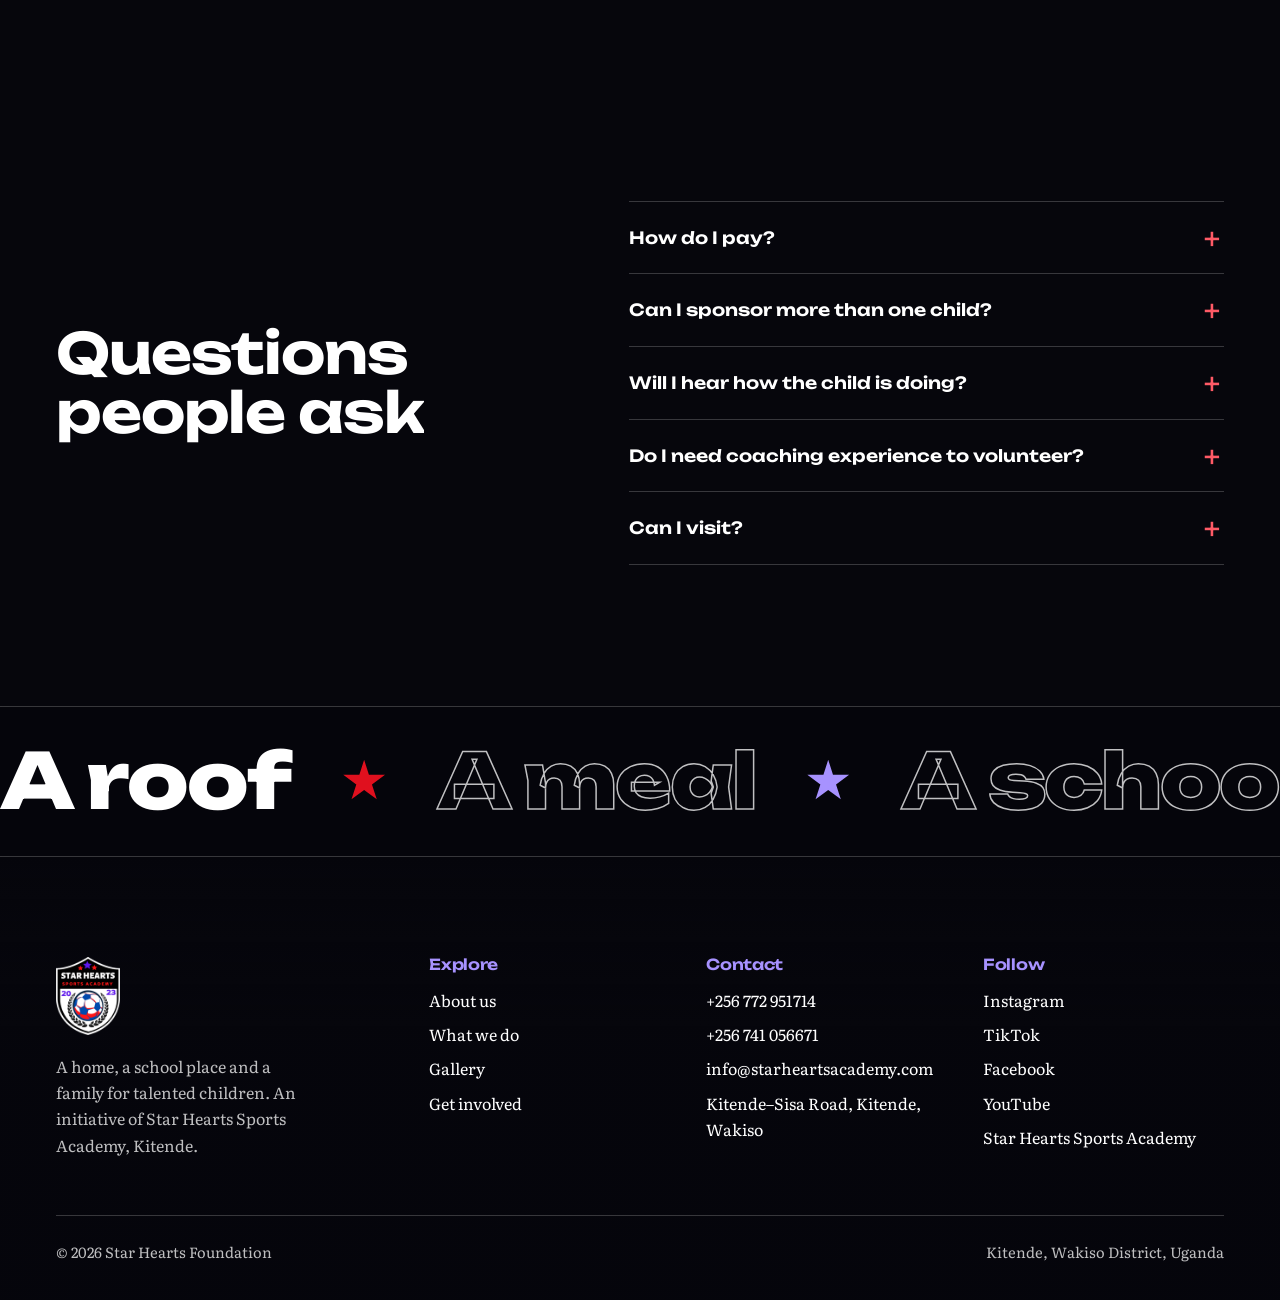
<file: get-involved.html>
<!doctype html>
<html lang="en">
<head>
<meta charset="utf-8">
<meta name="viewport" content="width=device-width, initial-scale=1">
<title>Get involved | Star Hearts Foundation</title>
<meta name="description" content="Sponsor a child, give once, donate food and clothes, volunteer or partner with Star Hearts Foundation in Kitende, Uganda.">
<meta name="theme-color" content="#06060c">
<script>document.documentElement.classList.add("js")</script>
<link rel="canonical" href="https://star-hearts-foundation.vercel.app/get-involved.html">
<meta property="og:type" content="website">
<meta property="og:site_name" content="Star Hearts Foundation">
<meta property="og:title" content="Get involved | Star Hearts Foundation">
<meta property="og:description" content="Sponsor a child, give once, donate food and clothes, volunteer or partner with Star Hearts Foundation in Kitende, Uganda.">
<meta property="og:url" content="https://star-hearts-foundation.vercel.app/get-involved.html">
<meta property="og:image" content="https://star-hearts-foundation.vercel.app/img/og.jpg">
<meta name="twitter:card" content="summary_large_image">
<link rel="icon" type="image/png" href="img/logo-180.png">
<link rel="apple-touch-icon" href="img/logo-180.png">
<link rel="preload" href="fonts/unbounded.woff2" as="font" type="font/woff2" crossorigin>
<link rel="preload" href="fonts/literata.woff2" as="font" type="font/woff2" crossorigin>
<link rel="stylesheet" href="css/site.css">

</head>
<body>
<div class="scroll-bar" aria-hidden="true"></div>
<div class="aurora" aria-hidden="true"></div>
<div class="grain" aria-hidden="true"></div>
<canvas id="crest-canvas" aria-hidden="true"></canvas>
<a class="skip" href="#main">Skip to content</a>
<header class="site-header">
  <div class="wrap">
    <a class="brand" href="index.html" aria-label="Star Hearts Foundation, home">
      <img src="img/logo-180.png" alt="" width="40" height="48">
      <span>Star Hearts<small>Foundation</small></span>
    </a>
    <button class="nav-toggle" type="button" aria-expanded="false" aria-controls="site-nav">Menu</button>
    <nav class="site-nav" id="site-nav" aria-label="Main">
      <a href="about.html">About</a><a href="what-we-do.html">What we do</a><a href="gallery.html">Gallery</a><a href="get-involved.html" aria-current="page">Get involved</a><a href="contact.html">Contact</a>
      <a class="btn btn-kit" href="get-involved.html#give">Donate</a>
    </nav>
  </div>
</header>
<main id="main">
<section class="page-hero">
  <div class="wrap">
    <h1>Help a child go from the street to the classroom</h1>
    <p>Every gift turns into something real: boots, a meal, a school term, a bed. Choose the way that suits you.</p>
    <div class="btn-row" style="margin-top:32px"><a class="btn btn-kit" href="#sponsor">Sponsor a child</a><a class="btn btn-ghost" href="#give">Give once</a><a class="btn btn-ghost" href="#volunteer">Volunteer</a></div>
  </div>
</section>

<section class="section" id="sponsor" aria-labelledby="sponsor-title">
  <div class="wrap split">
    <div class="photo photo-tall"><img src="img/p15.webp" srcset="img/p15-s.webp 640w, img/p15.webp 683w" sizes="(max-width: 880px) 100vw, 40vw" width="683" height="1024" alt="A young player in Star Hearts kit on the carpet field" loading="lazy" decoding="async"></div>
    <div class="stack">
      <h2 id="sponsor-title" class="h-l">Sponsor a child</h2>
      <p class="lead">150,000 UGX a month gives one child a month of training, boots and care.</p>
      <p>Sponsorship supports a child's physical, mental and emotional well-being. You can sponsor one child or several, and you will receive regular updates on how each child is doing.</p>
      <div class="btn-row" style="margin-top:28px"><button class="btn btn-ink" type="button" data-pledge="a monthly sponsorship of 150,000 UGX for one child">Start a sponsorship</button><a class="btn btn-ghost" href="contact.html">Ask a question</a></div>
    </div>
  </div>
</section>

<section class="section paper" id="give" aria-labelledby="give-title">
  <div class="wrap">
    <div class="sec-head">
      <h2 id="give-title" class="h-l">Give once</h2>
      <p class="lead muted">Pick an amount and we will send you mobile money or bank details on WhatsApp.</p>
    </div>
    <div class="tiers">
      <div class="tier"><small>UGX</small><b>50,000</b><p>A full training kit for one child.</p><button class="btn btn-ink" type="button" data-pledge="50,000 UGX for a training kit">Give 50,000</button></div>
      <div class="tier featured"><small>UGX</small><b>150,000</b><p>A month of training, boots and care for a scholarship child.</p><button class="btn btn-kit" type="button" data-pledge="150,000 UGX for a month of training, boots and care">Give 150,000</button></div>
      <div class="tier"><small>UGX</small><b>500,000</b><p>Ten training balls for adapted sessions.</p><button class="btn btn-ink" type="button" data-pledge="500,000 UGX for training balls">Give 500,000</button></div>
      <div class="tier"><small>UGX</small><b>1,000,000</b><p>One inclusive sports gala for children with disabilities.</p><button class="btn btn-ink" type="button" data-pledge="1,000,000 UGX for an inclusive sports gala">Give 1,000,000</button></div>
    </div>
  </div>
</section>

<section class="section dark" data-crest="back" id="volunteer" aria-labelledby="vol-title">
  <div class="wrap">
    <div class="sec-head">
      <h2 id="vol-title" class="h-l">More ways to help</h2>
      <p class="lead muted">Our children eat and dress thanks to volunteers. Time and goods matter as much as money.</p>
    </div>
    <div class="ways">
      <div><h3>Give food and clothes</h3><p>Bring food or clothing for the children at the Star Hearts home.</p><ul><li>Food for daily meals</li><li>Clothes and shoes for children aged 5 to 17</li><li>Football boots and kit</li></ul></div>
      <div><h3>Volunteer your time</h3><p>No coaching experience is needed, just a love for sport and young people.</p><ul><li>Help at training and events</li><li>Mentor a child</li><li>Spread the word online</li></ul></div>
      <div><h3>Partner with us</h3><p>Businesses, schools and clubs can sponsor an event, a programme or a group of children.</p><ul><li>Event and programme sponsorship</li><li>Scholarships and bursaries</li><li>Equipment and facilities</li></ul></div>
    </div>
    <div class="btn-row" style="margin-top:48px"><a class="btn btn-kit" href="contact.html">Tell us how you'd like to help</a></div>
  </div>
</section>

<section class="section" aria-labelledby="faq-title">
  <div class="wrap split">
    <h2 id="faq-title" class="h-l">Questions people ask</h2>
    <div class="faq">
      <details><summary>How do I pay?</summary><p>Choose an amount above or message us. We will reply on WhatsApp with mobile money and bank details.</p></details>
      <details><summary>Can I sponsor more than one child?</summary><p>Yes. Our team will work with you so that each sponsorship supports each child's needs and goals.</p></details>
      <details><summary>Will I hear how the child is doing?</summary><p>Yes. Sponsors receive regular updates on their child's progress and the difference their support makes.</p></details>
      <details><summary>Do I need coaching experience to volunteer?</summary><p>No. A love for sport and for young people is enough. We will find the right role for you.</p></details>
      <details><summary>Can I visit?</summary><p>Yes. Contact us to arrange a visit to the academy in Kitende, off Entebbe Road.</p></details>
    </div>
  </div>
</section>
</main>
<div class="marquee" aria-hidden="true"><div class="marquee-track"><span>A roof</span><i></i><span>A meal</span><i></i><span>A school place</span><i></i><span>A family that loves them</span><i></i><span>A roof</span><i></i><span>A meal</span><i></i><span>A school place</span><i></i><span>A family that loves them</span><i></i></div></div>
<footer class="site-footer">
  <div class="wrap">
    <div class="foot-grid">
      <div class="foot-brand">
        <img src="img/logo-180.png" alt="Star Hearts crest" width="64" height="78" loading="lazy">
        <p>A home, a school place and a family for talented children. An initiative of Star Hearts Sports Academy, Kitende.</p>
      </div>
      <div>
        <h2>Explore</h2>
        <ul><li><a href="about.html">About us</a></li><li><a href="what-we-do.html">What we do</a></li><li><a href="gallery.html">Gallery</a></li><li><a href="get-involved.html">Get involved</a></li></ul>
      </div>
      <div>
        <h2>Contact</h2>
        <ul><li><a href="tel:+256772951714">+256 772 951714</a></li><li><a href="tel:+256741056671">+256 741 056671</a></li><li><a href="mailto:info@starheartsacademy.com">info@starheartsacademy.com</a></li><li>Kitende–Sisa Road, Kitende, Wakiso</li></ul>
      </div>
      <div>
        <h2>Follow</h2>
        <ul><li><a href="https://www.instagram.com/starhearts.foundation" rel="noopener" target="_blank">Instagram</a></li><li><a href="https://www.tiktok.com/@star.hearts.foundation" rel="noopener" target="_blank">TikTok</a></li><li><a href="https://www.facebook.com/starheartssportsacademy" rel="noopener" target="_blank">Facebook</a></li><li><a href="https://www.youtube.com/@starheartsportsacademy" rel="noopener" target="_blank">YouTube</a></li><li><a href="https://www.starheartsacademy.com" rel="noopener" target="_blank">Star Hearts Sports Academy</a></li></ul>
      </div>
    </div>
    <div class="foot-base"><p>&copy; <span class="year">2026</span> Star Hearts Foundation</p><p>Kitende, Wakiso District, Uganda</p></div>
  </div>
</footer>
<div id="lightbox" hidden role="dialog" aria-modal="true" aria-label="Photo viewer">
  <button class="icon-btn lb-close" type="button" aria-label="Close photo viewer"><svg viewBox="0 0 24 24" fill="none" stroke="currentColor" stroke-width="2" aria-hidden="true"><path d="M6 6l12 12M18 6L6 18"/></svg></button>
  <button class="icon-btn lb-prev" type="button" aria-label="Previous photo"><svg viewBox="0 0 24 24" fill="none" stroke="currentColor" stroke-width="2" aria-hidden="true"><path d="M15 5l-7 7 7 7"/></svg></button>
  <img alt="">
  <button class="icon-btn lb-next" type="button" aria-label="Next photo"><svg viewBox="0 0 24 24" fill="none" stroke="currentColor" stroke-width="2" aria-hidden="true"><path d="M9 5l7 7-7 7"/></svg></button>
  <p class="lb-caption"></p>
</div>
<script type="module" src="js/main.js"></script>
</body>
</html>
</file>
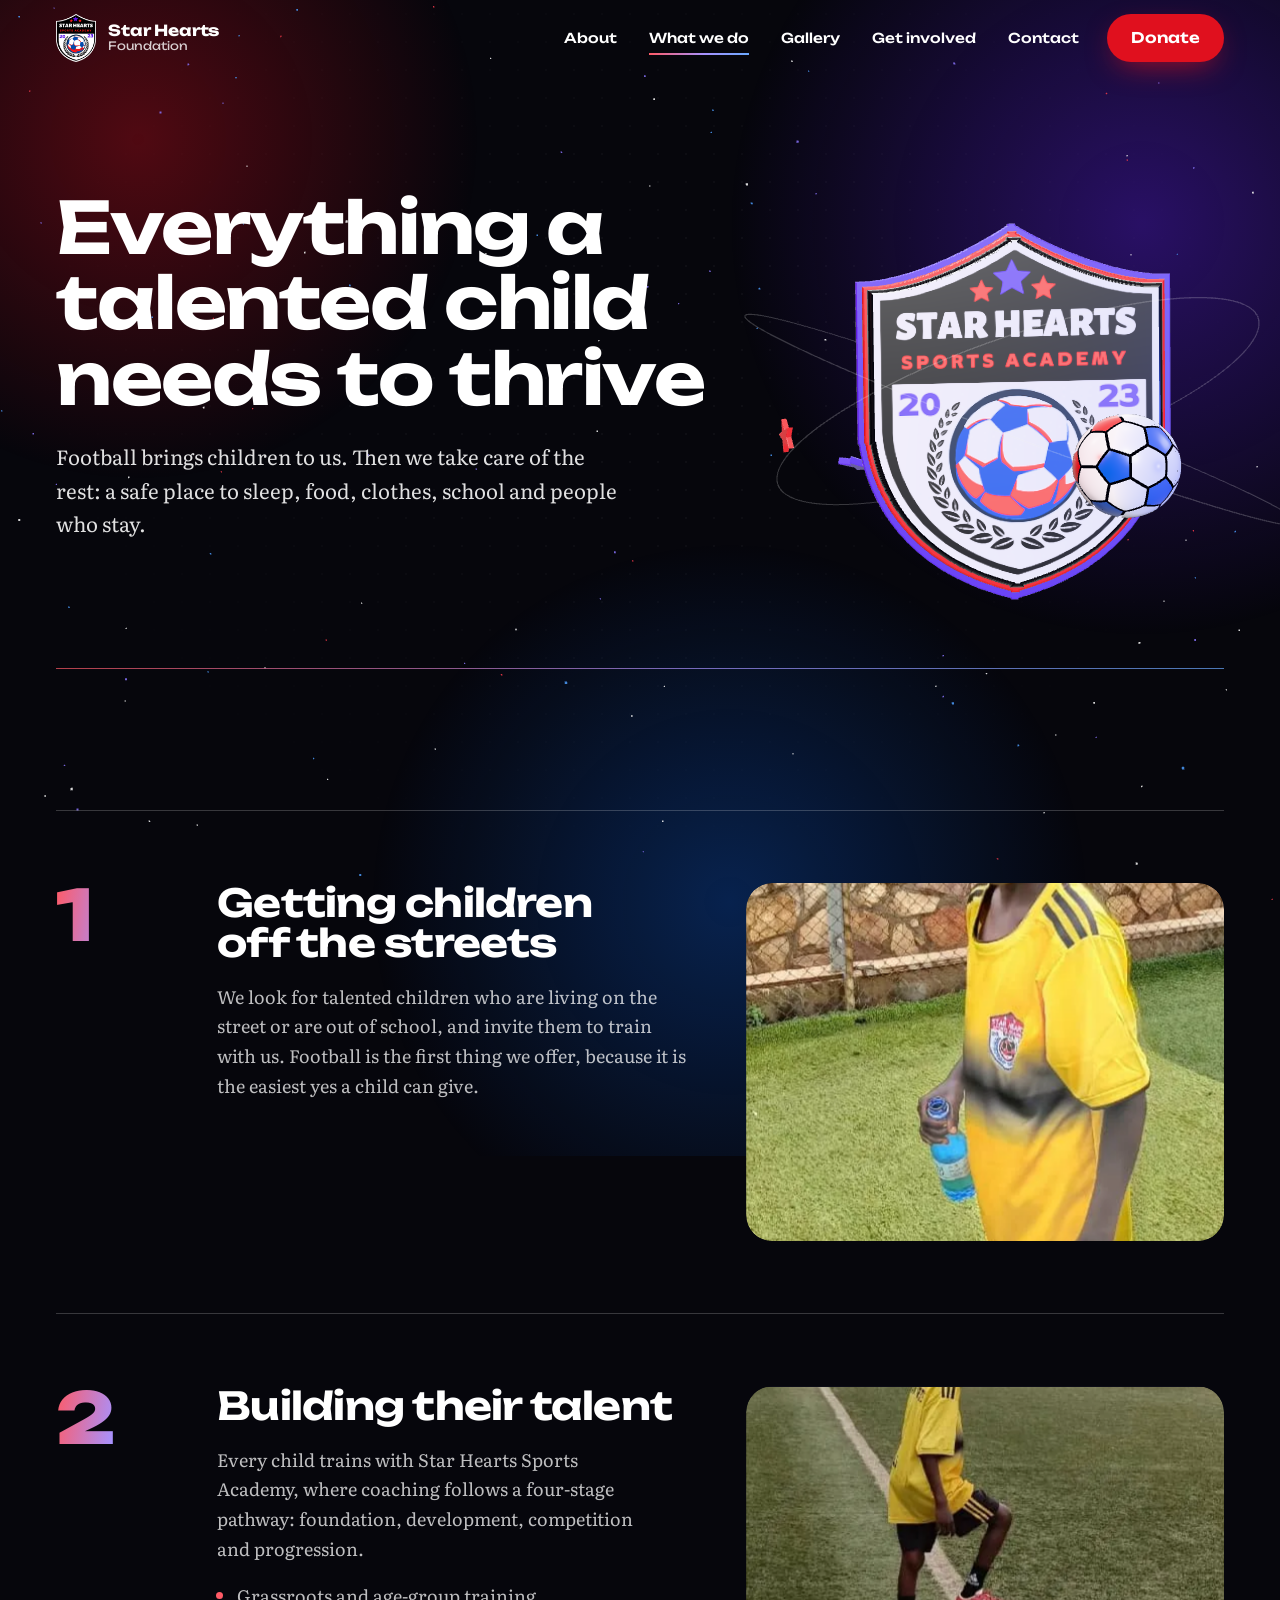
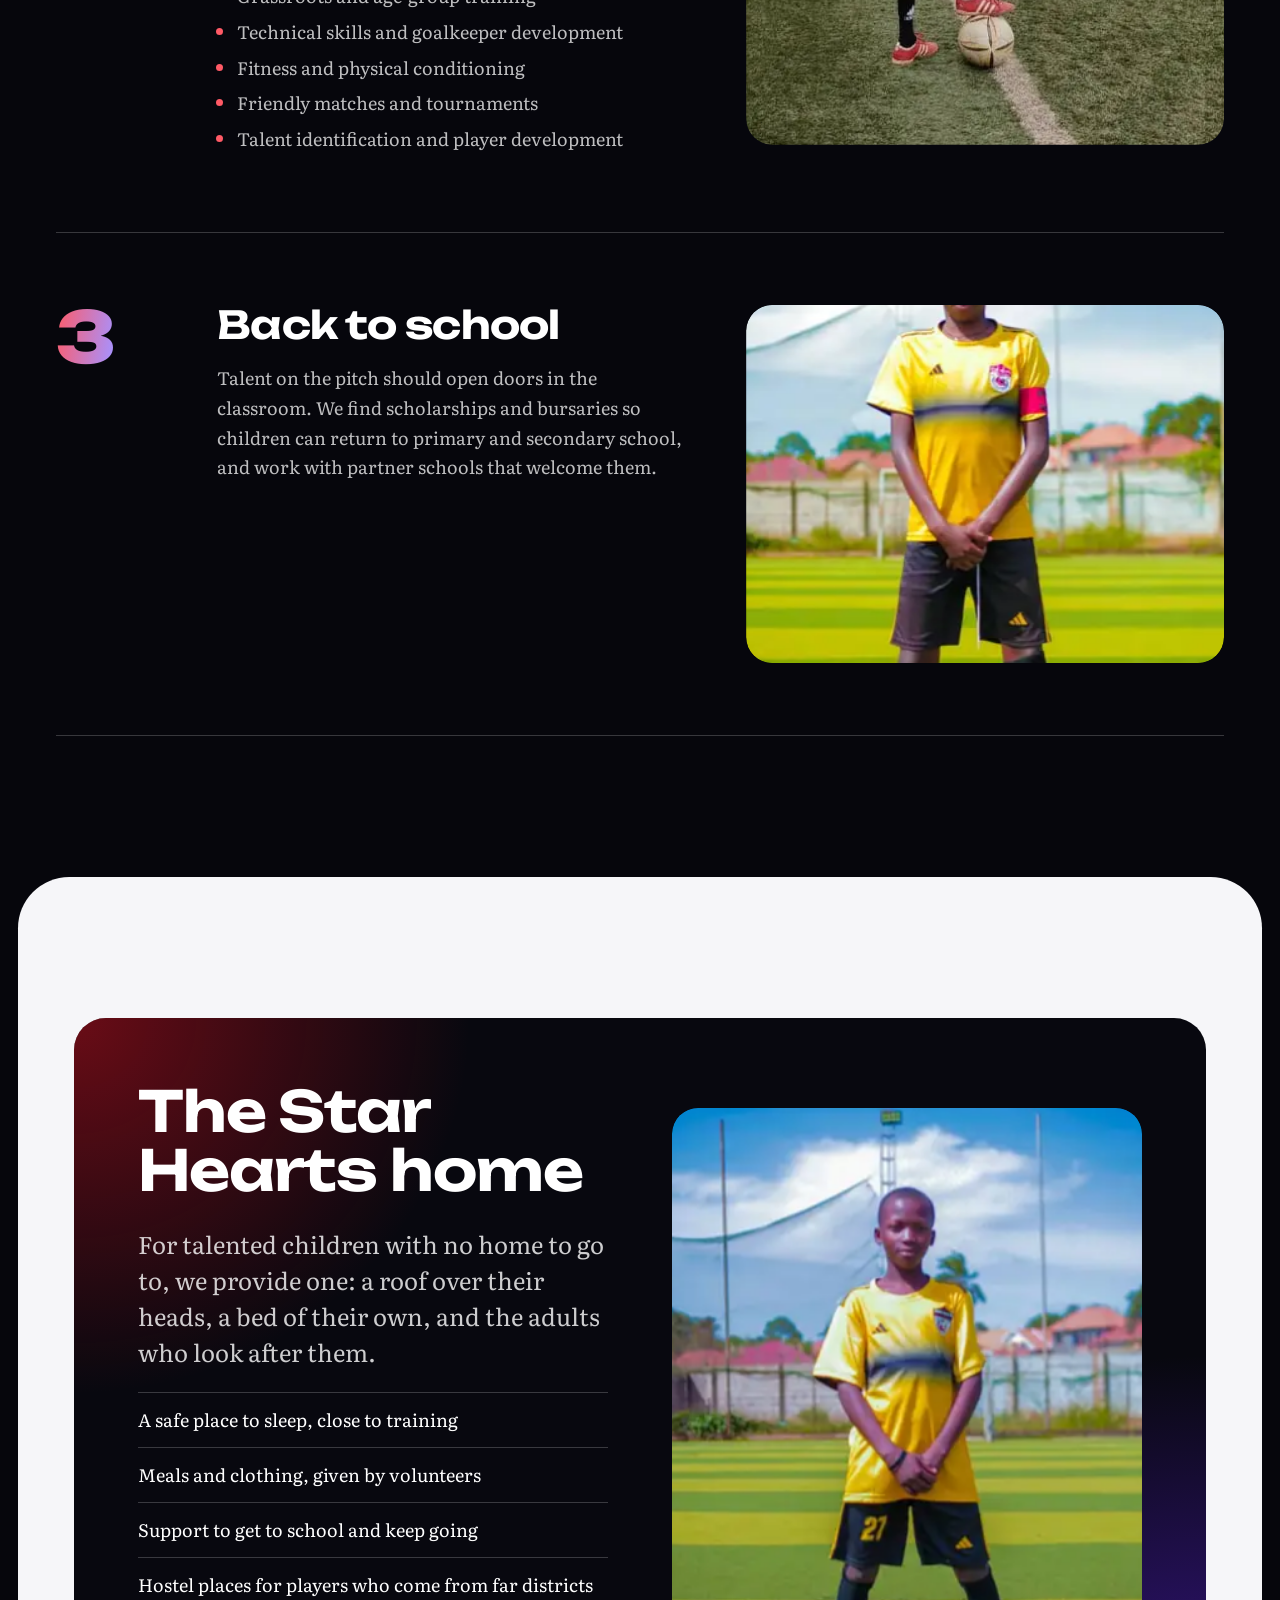
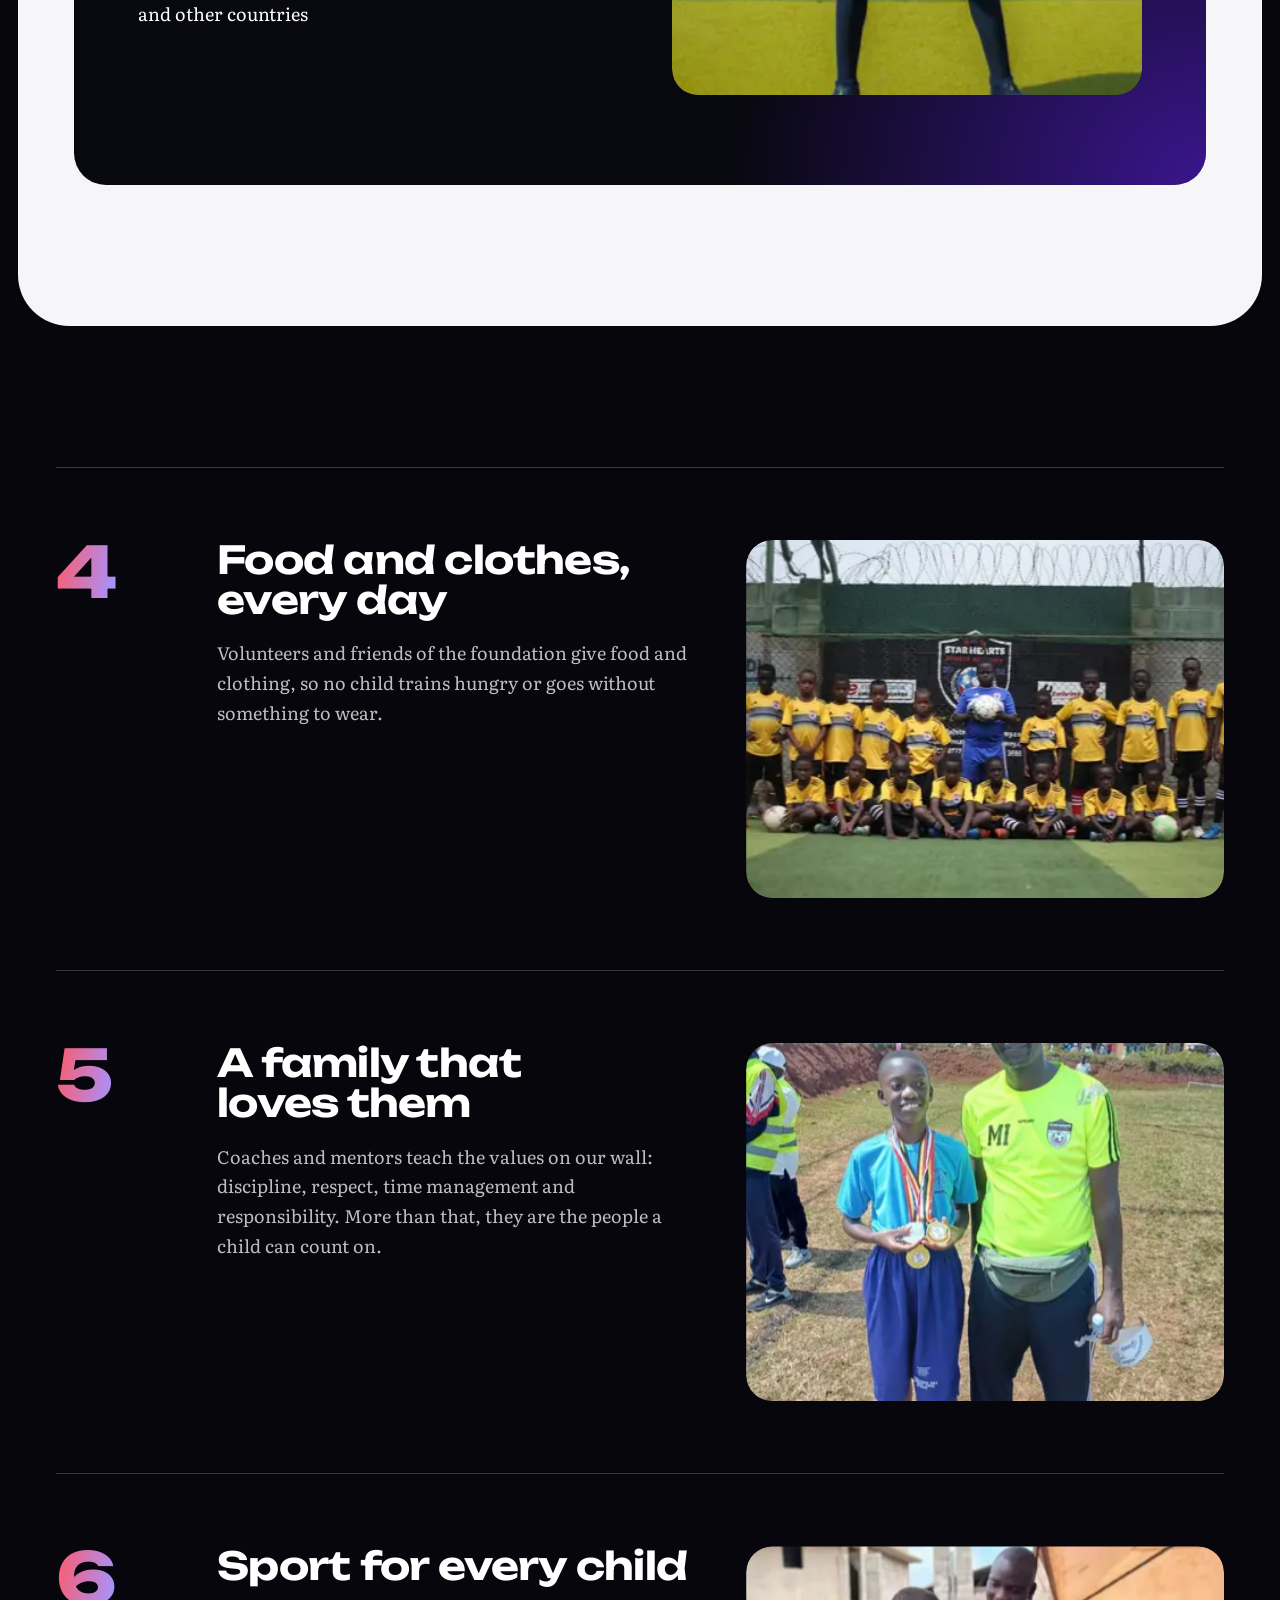
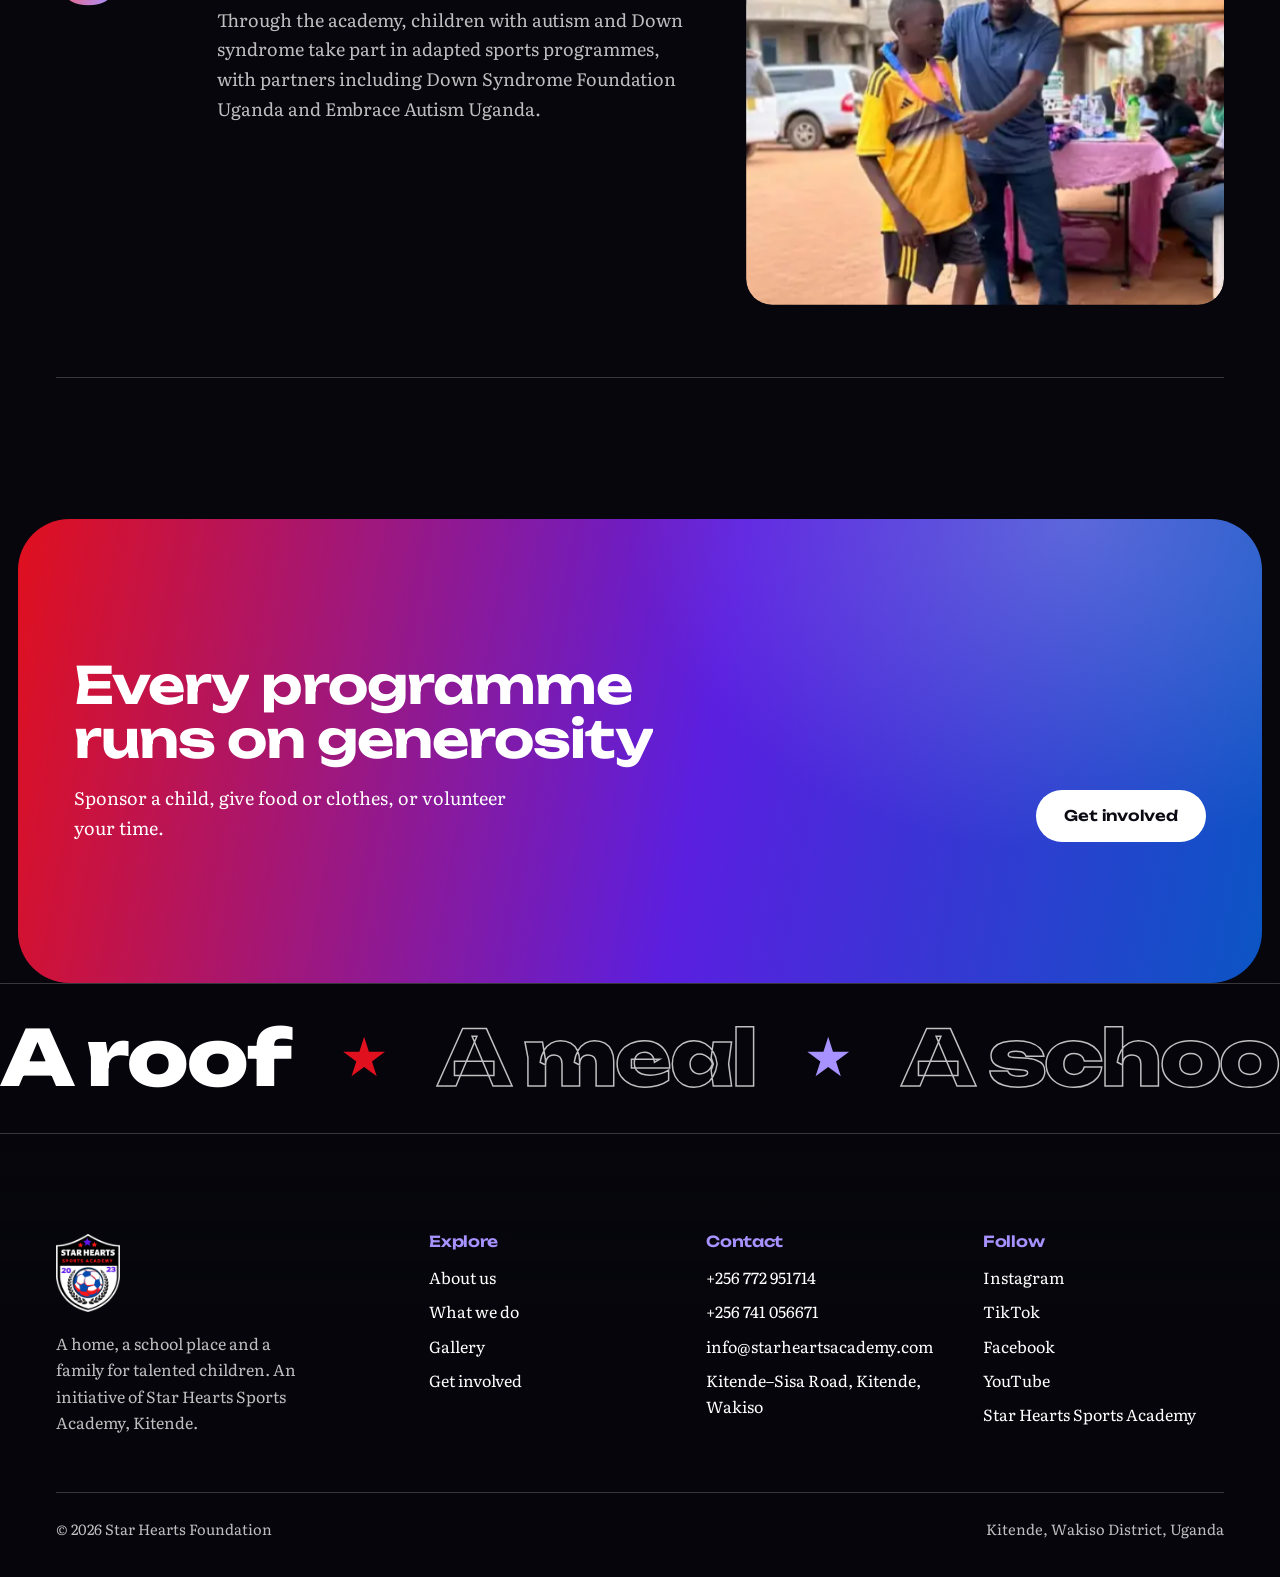
<file: what-we-do.html>
<!doctype html>
<html lang="en">
<head>
<meta charset="utf-8">
<meta name="viewport" content="width=device-width, initial-scale=1">
<title>What we do | Star Hearts Foundation</title>
<meta name="description" content="Street outreach, football development, scholarships and bursaries, a home for talented children without one, daily care and a family. How Star Hearts Foundation helps.">
<meta name="theme-color" content="#06060c">
<script>document.documentElement.classList.add("js")</script>
<link rel="canonical" href="https://star-hearts-foundation.vercel.app/what-we-do.html">
<meta property="og:type" content="website">
<meta property="og:site_name" content="Star Hearts Foundation">
<meta property="og:title" content="What we do | Star Hearts Foundation">
<meta property="og:description" content="Street outreach, football development, scholarships and bursaries, a home for talented children without one, daily care and a family. How Star Hearts Foundation helps.">
<meta property="og:url" content="https://star-hearts-foundation.vercel.app/what-we-do.html">
<meta property="og:image" content="https://star-hearts-foundation.vercel.app/img/og.jpg">
<meta name="twitter:card" content="summary_large_image">
<link rel="icon" type="image/png" href="img/logo-180.png">
<link rel="apple-touch-icon" href="img/logo-180.png">
<link rel="preload" href="fonts/unbounded.woff2" as="font" type="font/woff2" crossorigin>
<link rel="preload" href="fonts/literata.woff2" as="font" type="font/woff2" crossorigin>
<link rel="stylesheet" href="css/site.css">

</head>
<body>
<div class="scroll-bar" aria-hidden="true"></div>
<div class="aurora" aria-hidden="true"></div>
<div class="grain" aria-hidden="true"></div>
<canvas id="crest-canvas" aria-hidden="true"></canvas>
<a class="skip" href="#main">Skip to content</a>
<header class="site-header">
  <div class="wrap">
    <a class="brand" href="index.html" aria-label="Star Hearts Foundation, home">
      <img src="img/logo-180.png" alt="" width="40" height="48">
      <span>Star Hearts<small>Foundation</small></span>
    </a>
    <button class="nav-toggle" type="button" aria-expanded="false" aria-controls="site-nav">Menu</button>
    <nav class="site-nav" id="site-nav" aria-label="Main">
      <a href="about.html">About</a><a href="what-we-do.html" aria-current="page">What we do</a><a href="gallery.html">Gallery</a><a href="get-involved.html">Get involved</a><a href="contact.html">Contact</a>
      <a class="btn btn-kit" href="get-involved.html#give">Donate</a>
    </nav>
  </div>
</header>
<main id="main">
<section class="page-hero">
  <div class="wrap">
    <h1>Everything a talented child needs to thrive</h1>
    <p>Football brings children to us. Then we take care of the rest: a safe place to sleep, food, clothes, school and people who stay.</p>
  </div>
</section>

<section class="section">
  <div class="wrap">
    <article class="programme">
      <span class="num" aria-hidden="true">1</span>
      <div><h2>Getting children off the streets</h2><p>We look for talented children who are living on the street or are out of school, and invite them to train with us. Football is the first thing we offer, because it is the easiest yes a child can give.</p></div>
      <div class="photo"><img src="img/waterboy.webp" srcset="img/waterboy-s.webp 640w, img/waterboy.webp 540w" sizes="(max-width: 880px) 100vw, 35vw" width="540" height="1075" alt="A young player in Star Hearts kit takes a water break" loading="lazy" decoding="async"></div>
    </article>
    <article class="programme">
      <span class="num" aria-hidden="true">2</span>
      <div><h2>Building their talent</h2><p>Every child trains with Star Hearts Sports Academy, where coaching follows a four-stage pathway: foundation, development, competition and progression.</p>
        <ul><li>Grassroots and age-group training</li><li>Technical skills and goalkeeper development</li><li>Fitness and physical conditioning</li><li>Friendly matches and tournaments</li><li>Talent identification and player development</li></ul></div>
      <div class="photo"><img src="img/dribble.webp" srcset="img/dribble-s.webp 640w, img/dribble.webp 540w" sizes="(max-width: 880px) 100vw, 35vw" width="540" height="1078" alt="A young player with the ball on the touchline of a full-size pitch" loading="lazy" decoding="async"></div>
    </article>
    <article class="programme">
      <span class="num" aria-hidden="true">3</span>
      <div><h2>Back to school</h2><p>Talent on the pitch should open doors in the classroom. We find scholarships and bursaries so children can return to primary and secondary school, and work with partner schools that welcome them.</p></div>
      <div class="photo"><img src="img/pcap.webp" srcset="img/pcap-s.webp 640w, img/pcap.webp 683w" sizes="(max-width: 880px) 100vw, 35vw" width="683" height="1024" alt="A young captain stands on the carpet field" loading="lazy" decoding="async"></div>
    </article>
  </div>
</section>

<section class="section paper" id="home" aria-labelledby="home-title">
  <div class="wrap">
    <div class="home-feature">
      <div class="stack">
        <h2 id="home-title" class="h-l">The Star Hearts home</h2>
        <p class="lead muted">For talented children with no home to go to, we provide one: a roof over their heads, a bed of their own, and the adults who look after them.</p>
        <ul>
          <li>A safe place to sleep, close to training</li>
          <li>Meals and clothing, given by volunteers</li>
          <li>Support to get to school and keep going</li>
          <li>Hostel places for players who come from far districts and other countries</li>
        </ul>
        <div class="btn-row" style="margin-top:28px"><a class="btn btn-kit" href="get-involved.html#sponsor">Support the home</a></div>
      </div>
      <div class="photo photo-tall"><img src="img/p27.webp" srcset="img/p27-s.webp 640w, img/p27.webp 683w" sizes="(max-width: 880px) 100vw, 40vw" width="683" height="1024" alt="A young player in the yellow academy kit on the training field" loading="lazy" decoding="async"></div>
    </div>
  </div>
</section>

<section class="section">
  <div class="wrap">
    <article class="programme">
      <span class="num" aria-hidden="true">4</span>
      <div><h2>Food and clothes, every day</h2><p>Volunteers and friends of the foundation give food and clothing, so no child trains hungry or goes without something to wear.</p></div>
      <div class="photo"><img src="img/team_wide.webp" srcset="img/team_wide-s.webp 640w, img/team_wide.webp 1080w" sizes="(max-width: 880px) 100vw, 35vw" width="1080" height="565" alt="A Star Hearts squad with a coach in front of the academy goal" loading="lazy" decoding="async"></div>
    </article>
    <article class="programme">
      <span class="num" aria-hidden="true">5</span>
      <div><h2>A family that loves them</h2><p>Coaches and mentors teach the values on our wall: discipline, respect, time management and responsibility. More than that, they are the people a child can count on.</p></div>
      <div class="photo"><img src="img/medals_coach.webp" srcset="img/medals_coach-s.webp 640w, img/medals_coach.webp 768w" sizes="(max-width: 880px) 100vw, 35vw" width="768" height="1024" alt="A player wearing medals stands with his coach" loading="lazy" decoding="async"></div>
    </article>
    <article class="programme">
      <span class="num" aria-hidden="true">6</span>
      <div><h2>Sport for every child</h2><p>Through the academy, children with autism and Down syndrome take part in adapted sports programmes, with partners including Down Syndrome Foundation Uganda and Embrace Autism Uganda.</p></div>
      <div class="photo"><img src="img/award_medal.webp" srcset="img/award_medal-s.webp 640w, img/award_medal.webp 810w" sizes="(max-width: 880px) 100vw, 35vw" width="810" height="1080" alt="A coach places a medal on a young player at an awards ceremony" loading="lazy" decoding="async"></div>
    </article>
  </div>
</section>

<section class="section kit">
  <div class="wrap cta-band">
    <div><h2>Every programme runs on generosity</h2><p>Sponsor a child, give food or clothes, or volunteer your time.</p></div>
    <div class="btn-row"><a class="btn btn-ink" href="get-involved.html">Get involved</a></div>
  </div>
</section>
</main>
<div class="marquee" aria-hidden="true"><div class="marquee-track"><span>A roof</span><i></i><span>A meal</span><i></i><span>A school place</span><i></i><span>A family that loves them</span><i></i><span>A roof</span><i></i><span>A meal</span><i></i><span>A school place</span><i></i><span>A family that loves them</span><i></i></div></div>
<footer class="site-footer">
  <div class="wrap">
    <div class="foot-grid">
      <div class="foot-brand">
        <img src="img/logo-180.png" alt="Star Hearts crest" width="64" height="78" loading="lazy">
        <p>A home, a school place and a family for talented children. An initiative of Star Hearts Sports Academy, Kitende.</p>
      </div>
      <div>
        <h2>Explore</h2>
        <ul><li><a href="about.html">About us</a></li><li><a href="what-we-do.html">What we do</a></li><li><a href="gallery.html">Gallery</a></li><li><a href="get-involved.html">Get involved</a></li></ul>
      </div>
      <div>
        <h2>Contact</h2>
        <ul><li><a href="tel:+256772951714">+256 772 951714</a></li><li><a href="tel:+256741056671">+256 741 056671</a></li><li><a href="mailto:info@starheartsacademy.com">info@starheartsacademy.com</a></li><li>Kitende–Sisa Road, Kitende, Wakiso</li></ul>
      </div>
      <div>
        <h2>Follow</h2>
        <ul><li><a href="https://www.instagram.com/starhearts.foundation" rel="noopener" target="_blank">Instagram</a></li><li><a href="https://www.tiktok.com/@star.hearts.foundation" rel="noopener" target="_blank">TikTok</a></li><li><a href="https://www.facebook.com/starheartssportsacademy" rel="noopener" target="_blank">Facebook</a></li><li><a href="https://www.youtube.com/@starheartsportsacademy" rel="noopener" target="_blank">YouTube</a></li><li><a href="https://www.starheartsacademy.com" rel="noopener" target="_blank">Star Hearts Sports Academy</a></li></ul>
      </div>
    </div>
    <div class="foot-base"><p>&copy; <span class="year">2026</span> Star Hearts Foundation</p><p>Kitende, Wakiso District, Uganda</p></div>
  </div>
</footer>
<div id="lightbox" hidden role="dialog" aria-modal="true" aria-label="Photo viewer">
  <button class="icon-btn lb-close" type="button" aria-label="Close photo viewer"><svg viewBox="0 0 24 24" fill="none" stroke="currentColor" stroke-width="2" aria-hidden="true"><path d="M6 6l12 12M18 6L6 18"/></svg></button>
  <button class="icon-btn lb-prev" type="button" aria-label="Previous photo"><svg viewBox="0 0 24 24" fill="none" stroke="currentColor" stroke-width="2" aria-hidden="true"><path d="M15 5l-7 7 7 7"/></svg></button>
  <img alt="">
  <button class="icon-btn lb-next" type="button" aria-label="Next photo"><svg viewBox="0 0 24 24" fill="none" stroke="currentColor" stroke-width="2" aria-hidden="true"><path d="M9 5l7 7-7 7"/></svg></button>
  <p class="lb-caption"></p>
</div>
<script type="module" src="js/main.js"></script>
</body>
</html>
</file>
<file: css/site.css>
@font-face { font-family: "Unbounded"; src: url(../fonts/unbounded.woff2) format("woff2"); font-weight: 200 900; font-display: swap; }
@font-face { font-family: "Literata"; src: url(../fonts/literata.woff2) format("woff2"); font-weight: 200 900; font-style: normal; font-display: swap; }
@font-face { font-family: "Literata"; src: url(../fonts/literata-italic.woff2) format("woff2"); font-weight: 200 900; font-style: italic; font-display: swap; }

/* Palette taken from the Star Hearts crest: black shield, white, red, royal blue, violet. */
:root {
  --ink: #06060c;
  --ink-2: #0f0f1a;
  --white: #ffffff;
  --red: #e0101e;
  --blue: #0b55c4;
  --violet: #5a1fe0;
  --red-hi: #ff5a66;
  --blue-hi: #6aa9ff;
  --violet-hi: #a792ff;
  --crest: linear-gradient(100deg, var(--red) 0%, var(--violet) 55%, var(--blue) 100%);
  --crest-hi: linear-gradient(100deg, var(--red-hi) 0%, var(--violet-hi) 55%, var(--blue-hi) 100%);

  --fg: #ffffff;
  --fg-muted: rgba(255, 255, 255, 0.74);
  --rule: rgba(255, 255, 255, 0.2);
  --surface: rgba(255, 255, 255, 0.055);
  --accent: var(--violet-hi);
  --accent-2: var(--red-hi);
  --grad-text: var(--crest-hi);

  --display: "Unbounded", "Arial Black", system-ui, sans-serif;
  --text: "Literata", Georgia, "Times New Roman", serif;
  --wrap: 1200px;
  --gutter: clamp(20px, 5vw, 56px);
  --r-photo: 26px;
  --ease: cubic-bezier(.2, .75, .15, 1);
}
/* Light "sheets" flip the same tokens. */
.paper, .form {
  --fg: #0b0b14;
  --fg-muted: #4a4a60;
  --rule: rgba(11, 11, 20, 0.16);
  --surface: #ffffff;
  --accent: var(--violet);
  --accent-2: var(--red);
  --grad-text: var(--crest);
  color: var(--fg);
}

*, *::before, *::after { box-sizing: border-box; }
html { scroll-behavior: smooth; -webkit-text-size-adjust: 100%; background: var(--ink); }
@media (prefers-reduced-motion: reduce) { html { scroll-behavior: auto; } }
body { margin: 0; font-family: var(--text); font-size: 1.125rem; line-height: 1.65; color: var(--fg); background: var(--ink); text-rendering: optimizeLegibility; overflow-x: hidden; }
img { display: block; max-width: 100%; height: auto; }
a { color: inherit; }
h1, h2, h3, h4 { font-family: var(--display); font-weight: 650; line-height: 1.05; letter-spacing: -0.02em; margin: 0; text-wrap: balance; }
p { margin: 0; text-wrap: pretty; }
::selection { background: var(--violet); color: #fff; }
:focus-visible { outline: 3px solid var(--violet-hi); outline-offset: 3px; border-radius: 8px; }
.skip { position: absolute; left: 12px; top: -60px; background: #fff; color: #0b0b14; padding: 10px 16px; border-radius: 999px; font-family: var(--display); font-size: 0.875rem; z-index: 100; text-decoration: none; }
.skip:focus { top: 12px; }
.wrap { width: min(var(--wrap), 100% - 2 * var(--gutter)); margin-inline: auto; }

/* ---------- Fixed backdrop: aurora in crest colours, then the 3D crest, then the page ---------- */
.aurora { position: fixed; inset: -20vmax; z-index: 0; pointer-events: none;
  background:
    radial-gradient(38vmax 38vmax at 22% 28%, rgba(224, 16, 30, 0.34), transparent 70%),
    radial-gradient(46vmax 46vmax at 78% 34%, rgba(90, 31, 224, 0.42), transparent 70%),
    radial-gradient(40vmax 40vmax at 55% 82%, rgba(11, 85, 196, 0.36), transparent 70%); }
@media (prefers-reduced-motion: no-preference) { .aurora { animation: drift 26s ease-in-out infinite alternate; } }
@keyframes drift { from { transform: translate3d(-3vmax, -2vmax, 0) rotate(0deg) scale(1); } to { transform: translate3d(4vmax, 3vmax, 0) rotate(14deg) scale(1.12); } }
.grain { position: fixed; inset: 0; z-index: 0; pointer-events: none; opacity: 0.5;
  background-image: radial-gradient(rgba(255, 255, 255, 0.07) 1px, transparent 1.4px); background-size: 28px 28px;
  mask-image: radial-gradient(ellipse at 50% 40%, #000 20%, transparent 75%); -webkit-mask-image: radial-gradient(ellipse at 50% 40%, #000 20%, transparent 75%); }
#crest-canvas { position: fixed; inset: 0; width: 100%; height: 100%; z-index: 1; pointer-events: none; opacity: 0; }
main, .site-footer, .marquee { position: relative; z-index: 2; }
.scroll-bar { position: fixed; left: 0; top: 0; height: 3px; width: 100%; z-index: 60; background: var(--crest-hi); transform-origin: 0 50%; transform: scaleX(0); }
body.crest-grab { cursor: grabbing; user-select: none; }

/* ---------- Header ---------- */
.site-header { position: fixed; inset: 0 0 auto 0; z-index: 50; color: #fff; transition: background-color .3s, box-shadow .3s, backdrop-filter .3s; }
.site-header .wrap { display: flex; align-items: center; justify-content: space-between; gap: 24px; height: 76px; }
body.scrolled .site-header, body.menu-open .site-header { background: rgba(6, 6, 12, 0.72); backdrop-filter: blur(16px) saturate(1.4); -webkit-backdrop-filter: blur(16px) saturate(1.4); box-shadow: 0 1px 0 rgba(255, 255, 255, 0.12); }
.brand { display: flex; align-items: center; gap: 12px; text-decoration: none; }
.brand img { width: 40px; height: 48px; object-fit: contain; transition: transform .6s var(--ease); }
.brand:hover img { transform: rotateY(360deg); }
.brand span { font-family: var(--display); font-weight: 700; font-size: 0.95rem; line-height: 1.1; letter-spacing: -0.01em; }
.brand small { display: block; font-weight: 400; font-size: 0.72rem; opacity: 0.8; letter-spacing: 0; }
.site-nav { display: flex; align-items: center; gap: 4px; }
.site-nav a:not(.btn) { position: relative; font-family: var(--display); font-size: 0.85rem; font-weight: 500; text-decoration: none; padding: 10px 14px; border-radius: 999px; }
.site-nav a:not(.btn)::after { content: ""; position: absolute; left: 14px; right: 14px; bottom: 4px; height: 2px; background: var(--crest-hi); transform: scaleX(0); transform-origin: 0 50%; transition: transform .35s var(--ease); }
.site-nav a:not(.btn):hover::after, .site-nav a[aria-current="page"]::after { transform: scaleX(1); }
.site-nav .btn { margin-left: 10px; padding: 10px 22px; min-height: 44px; }
.nav-toggle { display: none; background: rgba(255, 255, 255, 0.06); border: 1px solid var(--rule); color: inherit; border-radius: 999px; padding: 10px 18px; font-family: var(--display); font-size: 0.85rem; cursor: pointer; min-height: 44px; }
@media (max-width: 960px) {
  .nav-toggle { display: inline-flex; align-items: center; }
  .site-nav { position: fixed; inset: 76px 0 auto 0; flex-direction: column; align-items: stretch; gap: 4px; padding: 16px var(--gutter) 28px; background: rgba(6, 6, 12, 0.96); box-shadow: 0 1px 0 var(--rule); display: none; }
  body.menu-open .site-nav { display: flex; }
  .site-nav a:not(.btn) { font-size: 1.05rem; padding: 14px 16px; }
  .site-nav .btn { margin: 8px 0 0; justify-content: center; }
}

/* ---------- Buttons ---------- */
.btn { position: relative; display: inline-flex; align-items: center; gap: 10px; min-height: 50px; padding: 12px 26px; border-radius: 999px; font-family: var(--display); font-weight: 600; font-size: 0.92rem; text-decoration: none; border: 2px solid transparent; cursor: pointer; overflow: hidden; isolation: isolate;
  transform: translate(var(--mx, 0), var(--my, 0)); transition: transform .35s var(--ease), box-shadow .3s, background-color .2s, color .2s; }
.btn-kit { color: #fff; background: var(--red); box-shadow: 0 10px 30px -10px rgba(224, 16, 30, 0.8); }
.btn-kit::before { content: ""; position: absolute; inset: -2px; z-index: -1; background: var(--crest); opacity: 0; transition: opacity .35s; }
.btn-kit:hover::before, .btn-kit:focus-visible::before { opacity: 1; }
.btn-kit:hover { box-shadow: 0 14px 36px -10px rgba(90, 31, 224, 0.9); }
.btn-ghost { border-color: currentColor; color: inherit; background: transparent; }
.btn-ghost:hover { background: var(--fg); color: var(--ink); border-color: var(--fg); }
.paper .btn-ghost:hover { color: #fff; }
.btn-ink { background: var(--fg); color: var(--ink); }
.paper .btn-ink, .form .btn-ink { color: #fff; }
.btn-ink:hover { background: var(--violet); color: #fff; }
.kit .btn-ink { background: #fff; color: #0b0b14; }
.kit .btn-ink:hover { background: #0b0b14; color: #fff; }
.btn-row { display: flex; flex-wrap: wrap; gap: 12px; }

/* ---------- Sections ---------- */
.section { padding-block: clamp(80px, 11vw, 150px); }
.paper { background: #f6f6f9; margin-inline: clamp(8px, 1.4vw, 22px); border-radius: clamp(26px, 4vw, 60px); }
.kit { margin-inline: clamp(8px, 1.4vw, 22px); border-radius: clamp(26px, 4vw, 60px); background: var(--crest); color: #fff; --fg: #fff; --fg-muted: rgba(255, 255, 255, 0.9); position: relative; overflow: hidden; }
.kit::before { content: ""; position: absolute; inset: 0; background: radial-gradient(60% 120% at 85% 0%, rgba(255, 255, 255, 0.22), transparent 60%); pointer-events: none; }
.kit > * { position: relative; }
.h-xl { font-size: clamp(2.5rem, 6.2vw, 5.2rem); }
.h-l { font-size: clamp(2rem, 4.4vw, 3.6rem); }
.h-m { font-size: clamp(1.5rem, 2.6vw, 2.2rem); }
.lead { font-size: clamp(1.2rem, 1.9vw, 1.5rem); line-height: 1.5; }
.muted { color: var(--fg-muted); }
.stack > * + * { margin-top: 1.1em; }
.sec-head { display: grid; grid-template-columns: minmax(0, 1fr) minmax(0, 1fr); gap: clamp(24px, 5vw, 80px); align-items: end; margin-bottom: clamp(40px, 6vw, 72px); }
@media (max-width: 820px) { .sec-head { grid-template-columns: 1fr; align-items: start; } }

/* ---------- Scroll motion ---------- */
.js [data-rv] { opacity: 0; transform: translate3d(0, 44px, 0); transition: opacity .9s var(--ease) var(--d, 0ms), transform .9s var(--ease) var(--d, 0ms); }
.js [data-rv].in { opacity: 1; transform: none; }
.js [data-rv="img"] { opacity: 1; transform: none; clip-path: inset(14% 10% 14% 10% round var(--r-photo)); transition: clip-path 1.2s var(--ease); }
.js [data-rv="img"].in { clip-path: inset(0 0 0 0 round var(--r-photo)); }
.wsplit .w { display: inline-block; overflow: hidden; vertical-align: top; padding-bottom: 0.14em; margin-bottom: -0.14em; }
.wsplit .w > span { display: inline-block; transform: translate3d(0, 110%, 0) rotate(6deg); transform-origin: 0 100%; transition: transform .9s var(--ease); }
.wsplit.in .w > span { transform: none; }
.tilt { transform: perspective(900px) rotateX(var(--rx, 0deg)) rotateY(var(--ry, 0deg)); transition: transform .25s ease-out; transform-style: preserve-3d; will-change: transform; }
.js [data-rv].tilt.in { transform: perspective(900px) rotateX(var(--rx, 0deg)) rotateY(var(--ry, 0deg)); transition: transform .25s ease-out, opacity .9s var(--ease); }
@media (prefers-reduced-motion: reduce) {
  .js [data-rv], .js [data-rv="img"] { opacity: 1; transform: none; clip-path: none; transition: none; }
}

/* ---------- Marquee ---------- */
.marquee { overflow: hidden; padding-block: clamp(18px, 3vw, 36px); border-block: 1px solid var(--rule); background: rgba(6, 6, 12, 0.35); backdrop-filter: blur(6px); -webkit-backdrop-filter: blur(6px); }
.marquee-track { display: flex; width: max-content; align-items: center; gap: clamp(28px, 4vw, 56px); padding-right: clamp(28px, 4vw, 56px); will-change: transform; }
.marquee-track span { font-family: var(--display); font-weight: 800; font-size: clamp(2.2rem, 6vw, 5rem); line-height: 1; letter-spacing: -0.03em; white-space: nowrap; color: transparent; -webkit-text-stroke: 1.5px rgba(255, 255, 255, 0.75); }
.marquee-track span:nth-of-type(3n + 1) { color: #fff; -webkit-text-stroke: 0; }
.marquee-track i { flex: none; width: clamp(26px, 3.4vw, 44px); aspect-ratio: 1; background: var(--red); clip-path: polygon(50% 0%, 61% 35%, 98% 35%, 68% 57%, 79% 91%, 50% 70%, 21% 91%, 32% 57%, 2% 35%, 39% 35%); }
.marquee-track i:nth-of-type(even) { background: var(--violet-hi); }
@media (prefers-reduced-motion: no-preference) { .marquee-track i { animation: spin 9s linear infinite; } }
@keyframes spin { to { transform: rotate(360deg); } }

/* ---------- Home hero ---------- */
.hero { position: relative; min-height: 100svh; display: flex; align-items: center; touch-action: pan-y; cursor: grab; }
.hero-fallback { display: none; position: absolute; right: 9%; top: 50%; width: min(32vw, 360px); transform: translateY(-50%); filter: drop-shadow(0 30px 60px rgba(90, 31, 224, 0.6)); }
.no-webgl .hero-fallback { display: block; }
.hero .wrap { position: relative; padding-block: 140px 120px; }
.hero h1 { font-size: clamp(2.5rem, 5.6vw, 5rem); line-height: 0.98; max-width: 11ch; font-weight: 750; cursor: default; }
.hero h1 span { display: block; }
.hero h1 span:nth-child(2) { background: var(--crest-hi); -webkit-background-clip: text; background-clip: text; color: transparent; padding-bottom: 0.08em; }
.hero p { max-width: 33rem; margin-top: 28px; font-size: clamp(1.1rem, 1.6vw, 1.3rem); color: rgba(255, 255, 255, 0.9); cursor: default; }
.hero .btn-row { margin-top: 36px; }
.hero-foot { position: absolute; left: 0; right: 0; bottom: 28px; }
.hero-foot .wrap { display: flex; justify-content: space-between; align-items: center; gap: 16px; padding: 0; font-family: var(--display); font-size: 0.78rem; color: rgba(255, 255, 255, 0.78); }
.hero-foot img { width: 30px; height: 36px; object-fit: contain; }
.hero-foot .origin { display: flex; align-items: center; gap: 10px; }
.drag-hint { display: flex; align-items: center; gap: 8px; }
.scroll-cue { position: absolute; left: 50%; bottom: 26px; width: 26px; height: 42px; margin-left: -13px; border: 2px solid rgba(255, 255, 255, 0.7); border-radius: 16px; }
.scroll-cue::after { content: ""; position: absolute; left: 50%; top: 8px; width: 4px; height: 8px; margin-left: -2px; border-radius: 2px; background: #fff; }
@media (prefers-reduced-motion: no-preference) { .scroll-cue::after { animation: cue 1.8s var(--ease) infinite; } }
@keyframes cue { 0% { transform: translateY(0); opacity: 1; } 80%, 100% { transform: translateY(14px); opacity: 0; } }
@media (max-width: 1099px) {
  .hero { align-items: flex-end; }
  .hero-foot .origin, .drag-hint { display: none; }
  .hero .wrap { padding-top: 44svh; padding-bottom: 96px; }
  .hero-fallback { right: 50%; top: 24%; transform: translate(50%, -50%); width: 150px; }
}

/* ---------- Page hero (inner pages) ---------- */
.page-hero { position: relative; padding: 190px 0 clamp(80px, 10vw, 130px); touch-action: pan-y; }
.page-hero::after { content: ""; position: absolute; left: var(--gutter); right: var(--gutter); bottom: 0; height: 1px; background: var(--crest-hi); opacity: 0.7; }
.page-hero h1 { font-size: clamp(2.4rem, 5.6vw, 4.6rem); max-width: 15ch; }
.page-hero p { margin-top: 24px; max-width: 36rem; font-size: clamp(1.1rem, 1.6vw, 1.3rem); color: rgba(255, 255, 255, 0.88); }
@media (min-width: 1100px) { .page-hero h1 { max-width: min(15ch, 60%); } .page-hero p { max-width: min(36rem, 52%); } }

/* ---------- Statement ---------- */
.statement { font-family: var(--display); font-weight: 500; font-size: clamp(1.5rem, 3.1vw, 2.6rem); line-height: 1.3; letter-spacing: -0.015em; max-width: 28ch; text-wrap: balance; }
.statement em { font-style: normal; color: var(--accent-2); }


/* ---------- Journey ---------- */
.journey { --p: 0; position: relative; display: grid; grid-template-columns: repeat(5, minmax(0, 1fr)); gap: 0; margin: 0; padding: 0; }
.journey::before, .journey::after { content: ""; position: absolute; left: 0; right: 0; top: 27px; height: 2px; }
.journey::before { background: var(--rule); }
.journey::after { background: var(--crest-hi); transform-origin: 0 50%; transform: scaleX(var(--p)); box-shadow: 0 0 18px rgba(167, 146, 255, 0.9); }
.journey li { list-style: none; position: relative; z-index: 1; padding: 0 22px 0 0; }
.journey .dot { position: relative; width: 56px; height: 56px; border-radius: 50%; display: grid; place-items: center; font-family: var(--display); font-weight: 700; font-size: 1.1rem; background: var(--ink-2); border: 2px solid rgba(255, 255, 255, 0.45); color: #fff; margin-bottom: 26px; transition: background-color .5s, border-color .5s, box-shadow .5s, transform .5s var(--ease); }
.journey li.lit .dot { background: var(--violet); border-color: #fff; box-shadow: 0 0 0 8px rgba(90, 31, 224, 0.25), 0 0 34px rgba(90, 31, 224, 0.9); transform: scale(1.08); }
.journey li.lit:nth-child(odd) .dot { background: var(--red); box-shadow: 0 0 0 8px rgba(224, 16, 30, 0.22), 0 0 34px rgba(224, 16, 30, 0.85); }
.journey h3 { font-size: 1.15rem; line-height: 1.2; margin-bottom: 12px; }
.journey p { font-size: 1rem; line-height: 1.6; color: var(--fg-muted); }
@media (max-width: 960px) {
  .journey { grid-template-columns: 1fr; gap: 34px; }
  .journey::before, .journey::after { left: 27px; right: auto; top: 0; bottom: 0; width: 2px; height: auto; }
  .journey::after { transform-origin: 50% 0; transform: scaleY(var(--p)); }
  .journey li { display: grid; grid-template-columns: 56px 1fr; column-gap: 22px; padding: 0; }
  .journey .dot { margin: 0; }
}

/* ---------- Split with photo ---------- */
.split { display: grid; grid-template-columns: minmax(0, 5fr) minmax(0, 6fr); gap: clamp(32px, 6vw, 88px); align-items: center; }
@media (max-width: 880px) { .split { grid-template-columns: 1fr; } }
.photo { position: relative; border-radius: var(--r-photo); overflow: hidden; background: var(--ink-2); }
.photo img { width: 100%; height: 100%; object-fit: cover; transform: scale(1.14); will-change: transform; }
.photo-tall { aspect-ratio: 4 / 5; }
.photo-wide { aspect-ratio: 16 / 10; }
.provisions { list-style: none; margin: 32px 0 0; padding: 0; display: grid; grid-template-columns: repeat(2, minmax(0, 1fr)); gap: 14px; }
.provisions li { display: grid; grid-template-columns: 52px 1fr; gap: 14px; padding: 18px; border-radius: 20px; background: #fff; border: 1px solid var(--rule); }
.provisions svg { width: 52px; height: 52px; padding: 10px; border-radius: 14px; color: #fff; background: var(--violet); }
.provisions li:nth-child(3n + 1) svg { background: var(--red); }
.provisions li:nth-child(3n + 2) svg { background: var(--blue); }
.provisions strong { font-family: var(--display); font-weight: 600; font-size: 1rem; display: block; line-height: 1.25; margin-bottom: 4px; }
.provisions span { font-size: 0.98rem; color: var(--fg-muted); line-height: 1.5; }
@media (max-width: 560px) { .provisions { grid-template-columns: 1fr; } }

/* ---------- Numbers ---------- */
.numbers { display: grid; grid-template-columns: repeat(4, minmax(0, 1fr)); gap: 14px; }
.numbers div { padding: 28px 24px; border-radius: 24px; background: var(--surface); border: 1px solid var(--rule); backdrop-filter: blur(10px); -webkit-backdrop-filter: blur(10px); }
.numbers b { display: block; font-family: var(--display); font-weight: 750; font-size: clamp(2.2rem, 4.6vw, 3.9rem); line-height: 1.05; letter-spacing: -0.03em; background: var(--crest-hi); -webkit-background-clip: text; background-clip: text; color: transparent; }
.numbers span { display: block; margin-top: 12px; font-size: 1rem; line-height: 1.45; color: var(--fg-muted); }
@media (max-width: 880px) { .numbers { grid-template-columns: repeat(2, minmax(0, 1fr)); } }

/* ---------- Photo strip ---------- */
.strip { display: grid; grid-auto-flow: column; grid-auto-columns: clamp(220px, 26vw, 320px); gap: 18px; overflow-x: auto; scroll-snap-type: x mandatory; padding: 14px var(--gutter) 50px; scrollbar-width: thin; scrollbar-color: var(--violet) transparent; }
.strip a { position: relative; scroll-snap-align: start; border-radius: 20px; overflow: hidden; aspect-ratio: 3 / 4; background: var(--ink-2); box-shadow: 0 24px 50px -20px rgba(0, 0, 0, 0.8); }
.strip a:nth-child(even) { margin-top: 28px; margin-bottom: -28px; }
.strip img { width: 100%; height: 100%; object-fit: cover; transition: transform .7s var(--ease); }
.strip a:hover img { transform: scale(1.07); }
.strip a::after, .masonry a::after { content: ""; position: absolute; inset: 0; background: radial-gradient(circle at var(--gx, 50%) var(--gy, 50%), rgba(255, 255, 255, 0.28), transparent 45%); opacity: 0; transition: opacity .3s; pointer-events: none; }
.strip a:hover::after, .masonry a:hover::after { opacity: 1; }

/* ---------- Quote ---------- */
.quote { display: grid; grid-template-columns: 220px 1fr; gap: clamp(28px, 5vw, 64px); align-items: center; }
.quote > img { width: 220px; height: 260px; object-fit: cover; object-position: 50% 12%; border-radius: 120px 120px 26px 26px; }
.quote blockquote { margin: 0; }
.quote blockquote p { font-family: var(--text); font-style: italic; font-size: clamp(1.4rem, 2.6vw, 2.1rem); line-height: 1.35; }
.quote cite { display: block; margin-top: 22px; font-style: normal; font-family: var(--display); font-size: 0.9rem; }
.quote cite span { display: block; font-family: var(--text); font-size: 1rem; color: var(--fg-muted); margin-top: 4px; }
@media (max-width: 700px) { .quote { grid-template-columns: 1fr; } .quote > img { width: 160px; height: 190px; } }

/* ---------- Call to action band ---------- */
.cta-band { display: grid; grid-template-columns: minmax(0, 1.4fr) auto; gap: 32px; align-items: end; }
.cta-band h2 { font-size: clamp(1.9rem, 4vw, 3.2rem); max-width: 18ch; }
.cta-band p { margin-top: 16px; max-width: 46ch; }
@media (max-width: 820px) { .cta-band { grid-template-columns: 1fr; } }

/* ---------- Programme rows ---------- */
.programme { display: grid; grid-template-columns: 110px minmax(0, 1fr) minmax(0, 1fr); gap: clamp(20px, 4vw, 56px); padding-block: clamp(40px, 6vw, 72px); border-top: 1px solid var(--rule); align-items: start; }
.programme:last-child { border-bottom: 1px solid var(--rule); }
.programme .num { font-family: var(--display); font-weight: 800; font-size: 4.4rem; line-height: 0.9; background: var(--crest-hi); -webkit-background-clip: text; background-clip: text; color: transparent; }
.programme h2 { font-size: clamp(1.6rem, 3vw, 2.4rem); margin-bottom: 18px; }
.programme p, .programme li { color: var(--fg-muted); }
.programme ul { margin: 18px 0 0; padding-left: 1.1em; }
.programme li { margin: 6px 0; }
.programme li::marker { color: var(--red-hi); }
.programme .photo { aspect-ratio: 4 / 3; }
@media (max-width: 880px) { .programme { grid-template-columns: 1fr; } .programme .num { font-size: 3rem; } }
.home-feature { position: relative; overflow: hidden; background: #08080f; color: #fff; --fg: #fff; --fg-muted: rgba(255, 255, 255, 0.8); --rule: rgba(255, 255, 255, 0.2); border-radius: 32px; padding: clamp(28px, 5vw, 64px); display: grid; grid-template-columns: minmax(0, 1fr) minmax(0, 1fr); gap: clamp(28px, 5vw, 64px); align-items: center; }
.home-feature::before { content: ""; position: absolute; inset: 0; background: radial-gradient(50% 70% at 0% 0%, rgba(224, 16, 30, 0.45), transparent 70%), radial-gradient(60% 80% at 100% 100%, rgba(90, 31, 224, 0.6), transparent 70%); }
.home-feature > * { position: relative; }
.home-feature ul { margin: 22px 0 0; padding: 0; list-style: none; }
.home-feature li { padding: 12px 0; border-top: 1px solid var(--rule); }
@media (max-width: 880px) { .home-feature { grid-template-columns: 1fr; } }

/* ---------- About ---------- */
.timeline { list-style: none; margin: 0; padding: 0; border-left: 2px solid var(--rule); }
.timeline li { position: relative; padding: 0 0 30px 32px; }
.timeline li::before { content: ""; position: absolute; left: -9px; top: 8px; width: 16px; height: 16px; border-radius: 50%; background: var(--ink); border: 2px solid #fff; }
.timeline li.key::before { background: var(--red); box-shadow: 0 0 0 6px rgba(224, 16, 30, 0.25), 0 0 20px rgba(224, 16, 30, 0.9); }
.timeline time { font-family: var(--display); font-weight: 600; font-size: 0.88rem; color: var(--accent); }
.timeline h3 { font-size: 1.1rem; margin: 6px 0; }
.timeline p { font-size: 1rem; color: var(--fg-muted); }
.values { display: flex; flex-wrap: wrap; gap: 10px; }
.values span { font-family: var(--display); font-size: 0.9rem; font-weight: 500; padding: 10px 18px; border-radius: 999px; border: 1.5px solid rgba(255, 255, 255, 0.5); background: var(--surface); }
.values span:first-child { background: var(--red); border-color: var(--red); }
.people { display: grid; grid-template-columns: repeat(3, minmax(0, 1fr)); gap: 14px; }
.people div { padding: 26px 24px; border-radius: 24px; background: var(--surface); border: 1px solid var(--rule); backdrop-filter: blur(10px); -webkit-backdrop-filter: blur(10px); }
.people div::before { content: ""; display: block; width: 44px; height: 4px; border-radius: 2px; background: var(--crest-hi); margin-bottom: 18px; }
.people h3 { font-size: 1.2rem; }
.people p { margin-top: 6px; color: var(--fg-muted); font-size: 1rem; }
@media (max-width: 720px) { .people { grid-template-columns: 1fr; } }
.two-col { display: grid; grid-template-columns: repeat(2, minmax(0, 1fr)); gap: clamp(28px, 5vw, 72px); }
@media (max-width: 820px) { .two-col { grid-template-columns: 1fr; } }
.mission { border-top: 4px solid var(--red); padding-top: 22px; }
.mission + .mission { border-top-color: var(--violet); }
.mission h3 { font-size: 1rem; margin-bottom: 14px; color: var(--fg-muted); font-weight: 500; }
.mission p { font-family: var(--display); font-weight: 500; font-size: clamp(1.25rem, 2.2vw, 1.7rem); line-height: 1.35; letter-spacing: -0.01em; }
.partners { list-style: none; padding: 0; margin: 0; display: grid; grid-template-columns: repeat(auto-fit, minmax(min(240px, 100%), 1fr)); gap: 0 28px; }
.partners li { padding: 16px 0; border-top: 1px solid var(--rule); font-family: var(--display); font-size: 0.98rem; font-weight: 500; }

/* ---------- Gallery ---------- */
.ring-stage { position: relative; height: clamp(380px, 52vw, 560px); perspective: 1400px; overflow: hidden; cursor: grab; touch-action: pan-y; user-select: none; }
.ring-stage:active { cursor: grabbing; }
.ring { position: absolute; left: 50%; top: 50%; width: 0; height: 0; transform-style: preserve-3d; }
.ring-card { position: absolute; width: clamp(180px, 22vw, 260px); aspect-ratio: 3 / 4; left: calc(clamp(180px, 22vw, 260px) / -2); top: calc(clamp(180px, 22vw, 260px) * -0.667); border-radius: 18px; overflow: hidden; backface-visibility: hidden; box-shadow: 0 30px 60px rgba(0, 0, 0, 0.55), 0 0 0 1px rgba(255, 255, 255, 0.18); }
.ring-card img { width: 100%; height: 100%; object-fit: cover; pointer-events: none; }
.ring-controls { display: flex; justify-content: center; gap: 12px; margin-top: 12px; }
.icon-btn { width: 52px; height: 52px; border-radius: 50%; display: grid; place-items: center; background: transparent; color: inherit; border: 2px solid currentColor; cursor: pointer; transition: background-color .2s, color .2s; }
.icon-btn:hover { background: #fff; color: #0b0b14; }
.icon-btn svg { width: 22px; height: 22px; }
.filters { display: flex; flex-wrap: wrap; gap: 10px; margin-bottom: 32px; }
.filters button { font-family: var(--display); font-size: 0.88rem; padding: 10px 18px; border-radius: 999px; border: 1.5px solid rgba(255, 255, 255, 0.55); background: transparent; color: #fff; cursor: pointer; min-height: 44px; transition: background-color .2s, color .2s; }
.filters button[aria-pressed="true"] { background: #fff; color: #0b0b14; border-color: #fff; }
.masonry { columns: 3 300px; column-gap: 16px; }
.masonry figure { margin: 0 0 16px; break-inside: avoid; }
.masonry a { position: relative; display: block; border-radius: 18px; overflow: hidden; background: var(--ink-2); }
.masonry img { width: 100%; transition: transform .7s var(--ease); }
.masonry a:hover img { transform: scale(1.05); }
.masonry figcaption { font-size: 0.95rem; color: var(--fg-muted); padding: 8px 2px 0; }
#lightbox { position: fixed; inset: 0; z-index: 90; background: rgba(4, 4, 10, 0.95); display: grid; grid-template-columns: 72px 1fr 72px; grid-template-rows: 1fr auto; align-items: center; justify-items: center; padding: 24px; }
#lightbox[hidden] { display: none; }
#lightbox img { grid-column: 2; max-height: 80vh; max-width: 100%; width: auto; border-radius: 14px; }
#lightbox .lb-caption { grid-column: 1 / -1; color: #fff; padding-top: 16px; text-align: center; }
.lb-close { position: absolute; top: 20px; right: 20px; }
body.lb-open { overflow: hidden; }

/* ---------- Get involved ---------- */
.tiers { display: grid; grid-template-columns: repeat(4, minmax(0, 1fr)); gap: 16px; }
.tier { display: flex; flex-direction: column; gap: 10px; padding: 26px 22px; border-radius: 24px; background: #fff; border: 1.5px solid var(--rule); }
.tier b { font-family: var(--display); font-size: clamp(1.5rem, 2.4vw, 2rem); line-height: 1; letter-spacing: -0.02em; }
.tier small { font-family: var(--display); font-size: 0.8rem; color: var(--fg-muted); }
.tier p { font-size: 1rem; line-height: 1.5; flex: 1; }
.tier .btn { align-self: flex-start; min-height: 44px; padding: 10px 18px; font-size: 0.85rem; }
.tier.featured { color: #fff; border-color: transparent; background: radial-gradient(90% 90% at 0% 0%, rgba(224, 16, 30, 0.55), transparent 60%), radial-gradient(90% 90% at 100% 100%, rgba(90, 31, 224, 0.75), transparent 60%), #08080f; box-shadow: 0 30px 60px -24px rgba(90, 31, 224, 0.8); }
.tier.featured small { color: rgba(255, 255, 255, 0.8); }
@media (max-width: 980px) { .tiers { grid-template-columns: repeat(2, minmax(0, 1fr)); } }
@media (max-width: 560px) { .tiers { grid-template-columns: 1fr; } }
.ways { display: grid; grid-template-columns: repeat(3, minmax(0, 1fr)); gap: 14px; }
.ways > div { padding: 28px; border-radius: 24px; background: var(--surface); border: 1px solid var(--rule); backdrop-filter: blur(10px); -webkit-backdrop-filter: blur(10px); }
.ways h3 { font-size: 1.3rem; margin-bottom: 12px; }
.ways p, .ways li { color: var(--fg-muted); }
.ways ul { margin: 14px 0 0; padding-left: 1.1em; }
.ways li::marker { color: var(--red-hi); }
@media (max-width: 880px) { .ways { grid-template-columns: 1fr; } }
.faq details { border-top: 1px solid var(--rule); padding: 4px 0; }
.faq details:last-child { border-bottom: 1px solid var(--rule); }
.faq summary { cursor: pointer; list-style: none; font-family: var(--display); font-weight: 600; font-size: 1.05rem; padding: 18px 40px 18px 0; position: relative; }
.faq summary::-webkit-details-marker { display: none; }
.faq summary::after { content: "+"; position: absolute; right: 4px; top: 12px; font-size: 1.6rem; font-weight: 400; color: var(--accent-2); transition: transform .3s var(--ease); }
.faq details[open] summary::after { transform: rotate(45deg); }
.faq details p { padding: 0 0 20px; color: var(--fg-muted); max-width: 62ch; }

/* ---------- Contact ---------- */
.contact-grid { display: grid; grid-template-columns: minmax(0, 1fr) minmax(0, 1.2fr); gap: clamp(32px, 6vw, 88px); }
@media (max-width: 880px) { .contact-grid { grid-template-columns: 1fr; } }
.details dl { margin: 0; }
.details dt { font-family: var(--display); font-size: 0.85rem; color: var(--accent); margin-top: 24px; }
.details dd { margin: 6px 0 0; font-size: 1.15rem; }
.details dd a { text-decoration-thickness: 1px; text-underline-offset: 3px; }
.form { background: #f6f6f9; border-radius: 30px; padding: clamp(24px, 4vw, 44px); display: grid; gap: 18px; box-shadow: 0 40px 80px -30px rgba(90, 31, 224, 0.7), 0 0 0 1px rgba(255, 255, 255, 0.2); }
.form label { font-family: var(--display); font-size: 0.88rem; font-weight: 500; display: grid; gap: 8px; }
.form input, .form select, .form textarea { font: inherit; font-family: var(--text); font-size: 1.05rem; padding: 14px 16px; border-radius: 14px; border: 1.5px solid rgba(11, 11, 20, 0.4); background: #fff; color: #0b0b14; min-height: 50px; }
.form textarea { min-height: 140px; resize: vertical; }
.form input:focus, .form select:focus, .form textarea:focus { outline: 3px solid var(--violet); outline-offset: 1px; border-color: var(--violet); }
.form .row { display: grid; grid-template-columns: 1fr 1fr; gap: 18px; }
@media (max-width: 560px) { .form .row { grid-template-columns: 1fr; } }
.form-note { font-size: 0.98rem; color: var(--fg-muted); min-height: 1.5em; }

/* ---------- Footer ---------- */
.site-footer { padding: clamp(64px, 8vw, 100px) 0 36px; background: linear-gradient(180deg, transparent, rgba(6, 6, 12, 0.7) 40%); }
.foot-grid { display: grid; grid-template-columns: 1.4fr 1fr 1fr 1fr; gap: 36px; }
.foot-grid h2 { font-size: 0.95rem; font-weight: 600; margin-bottom: 14px; color: var(--violet-hi); }
.foot-grid ul { list-style: none; margin: 0; padding: 0; }
.foot-grid li { margin: 8px 0; font-size: 1rem; }
.foot-grid a { text-decoration: none; background: linear-gradient(currentColor, currentColor) 0 100% / 0 1px no-repeat; transition: background-size .35s var(--ease); }
.foot-grid a:hover { background-size: 100% 1px; }
.foot-brand img { width: 64px; height: 78px; object-fit: contain; margin-bottom: 18px; }
.foot-brand p { font-size: 1rem; color: var(--fg-muted); max-width: 30ch; }
.foot-base { margin-top: 56px; padding-top: 24px; border-top: 1px solid var(--rule); display: flex; flex-wrap: wrap; justify-content: space-between; gap: 12px; font-size: 0.92rem; color: var(--fg-muted); }
@media (max-width: 880px) { .foot-grid { grid-template-columns: 1fr 1fr; } .foot-brand { grid-column: 1 / -1; } }

/* ---------- Hero entrance ---------- */
@media (prefers-reduced-motion: no-preference) {
  .hero h1 span, .hero p, .hero .btn-row, .page-hero p { animation: rise 1s var(--ease) both; }
  .hero h1 span:nth-child(1) { animation-delay: .15s; }
  .hero h1 span:nth-child(2) { animation-delay: .28s; }
  .hero h1 span:nth-child(3) { animation-delay: .41s; }
  .hero p, .page-hero p { animation-delay: .6s; }
  .hero .btn-row { animation-delay: .75s; }
  @keyframes rise { from { opacity: 0; transform: translateY(34px); } to { opacity: 1; transform: none; } }
}

.not-found { min-height: 100svh; display: grid; place-items: center; text-align: center; padding: 120px 24px; position: relative; z-index: 2; }
.not-found h1 { font-size: clamp(2.2rem, 6vw, 4.4rem); max-width: 14ch; margin-inline: auto; }
.not-found p { margin: 20px auto 32px; max-width: 36ch; }
</file>
